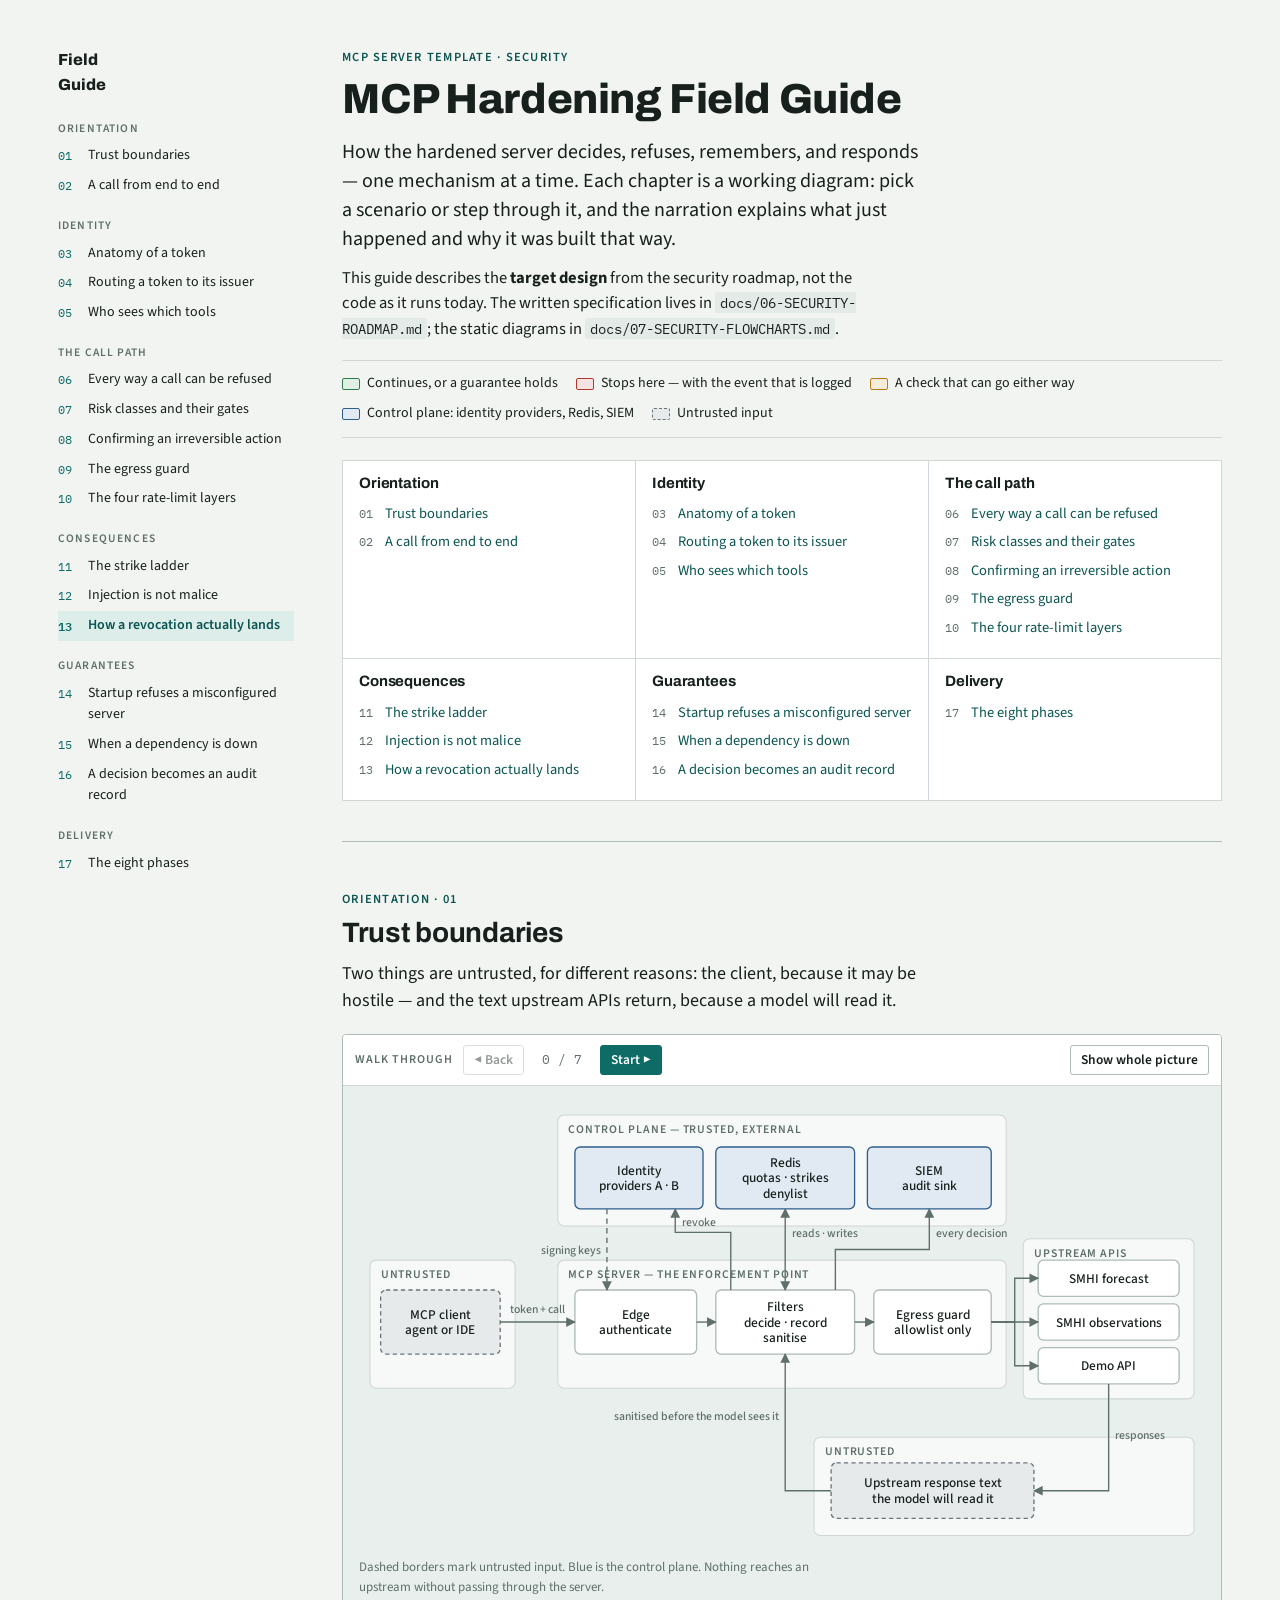
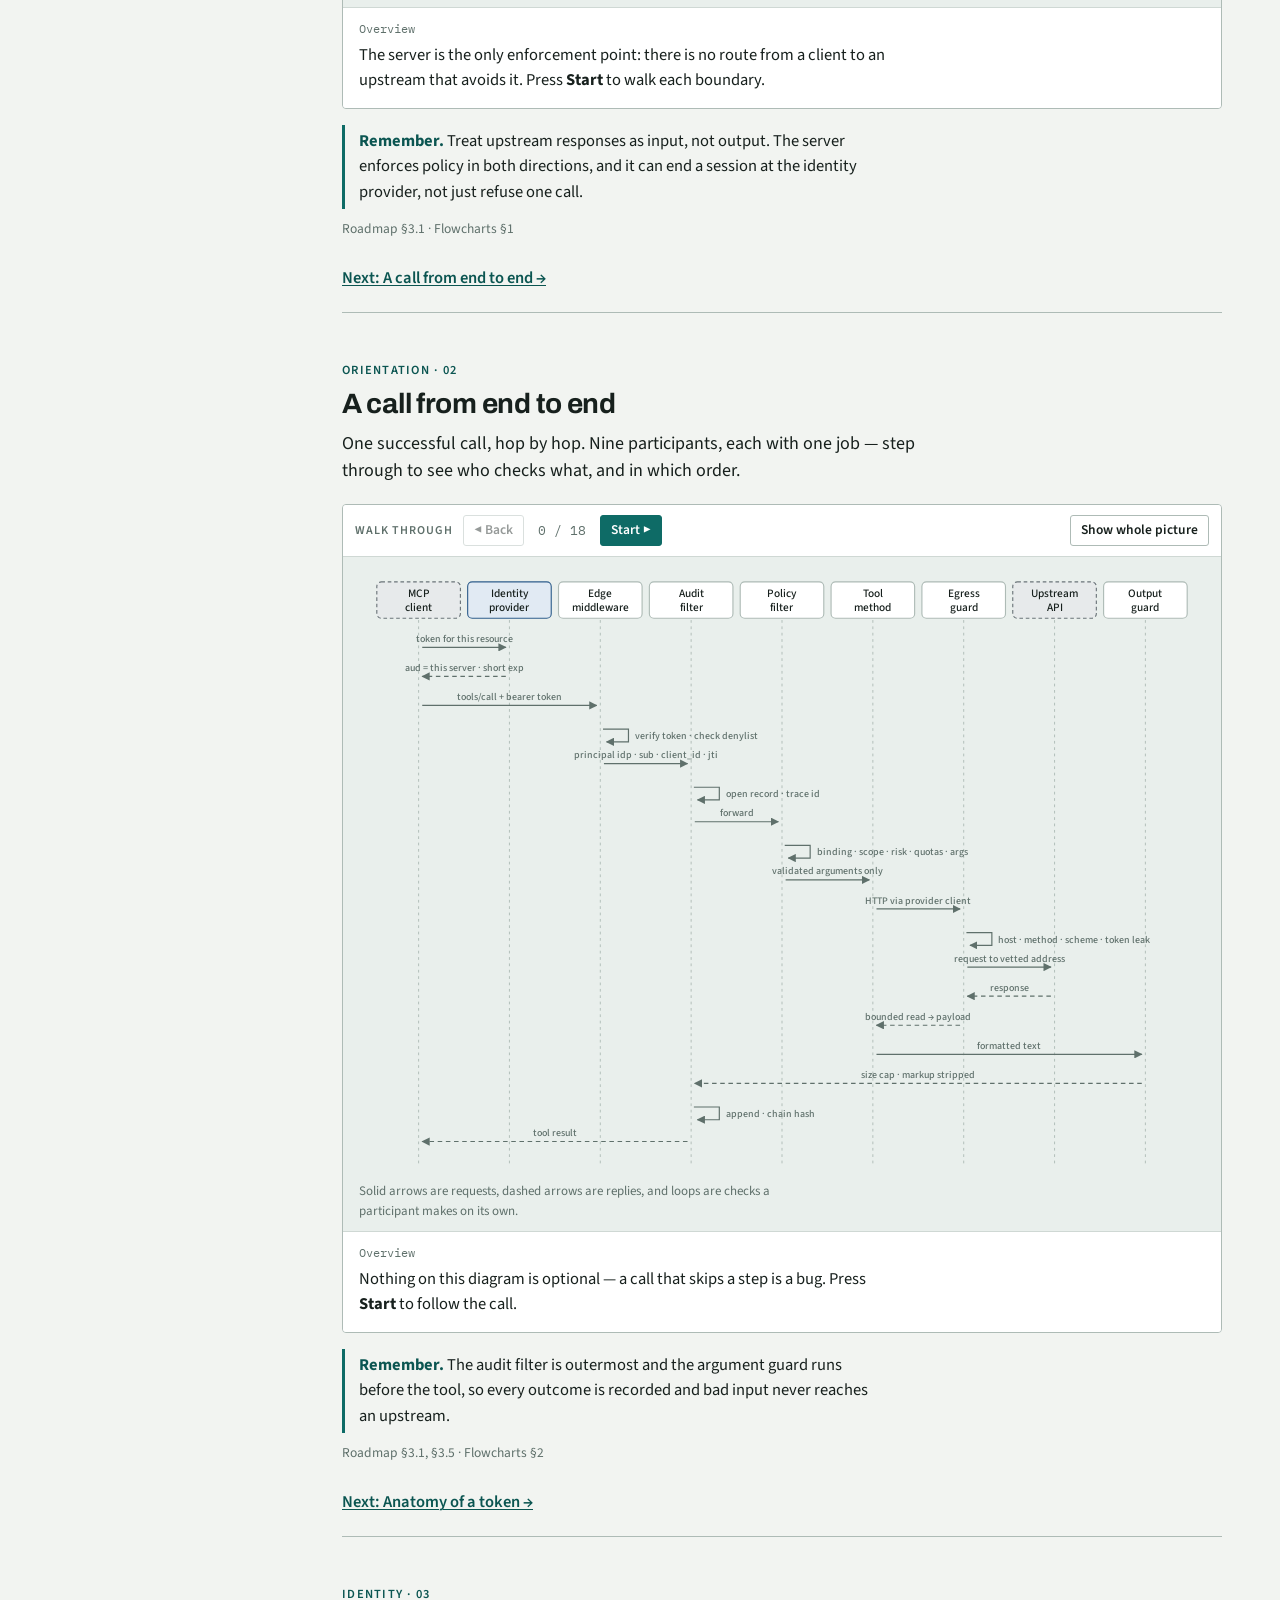
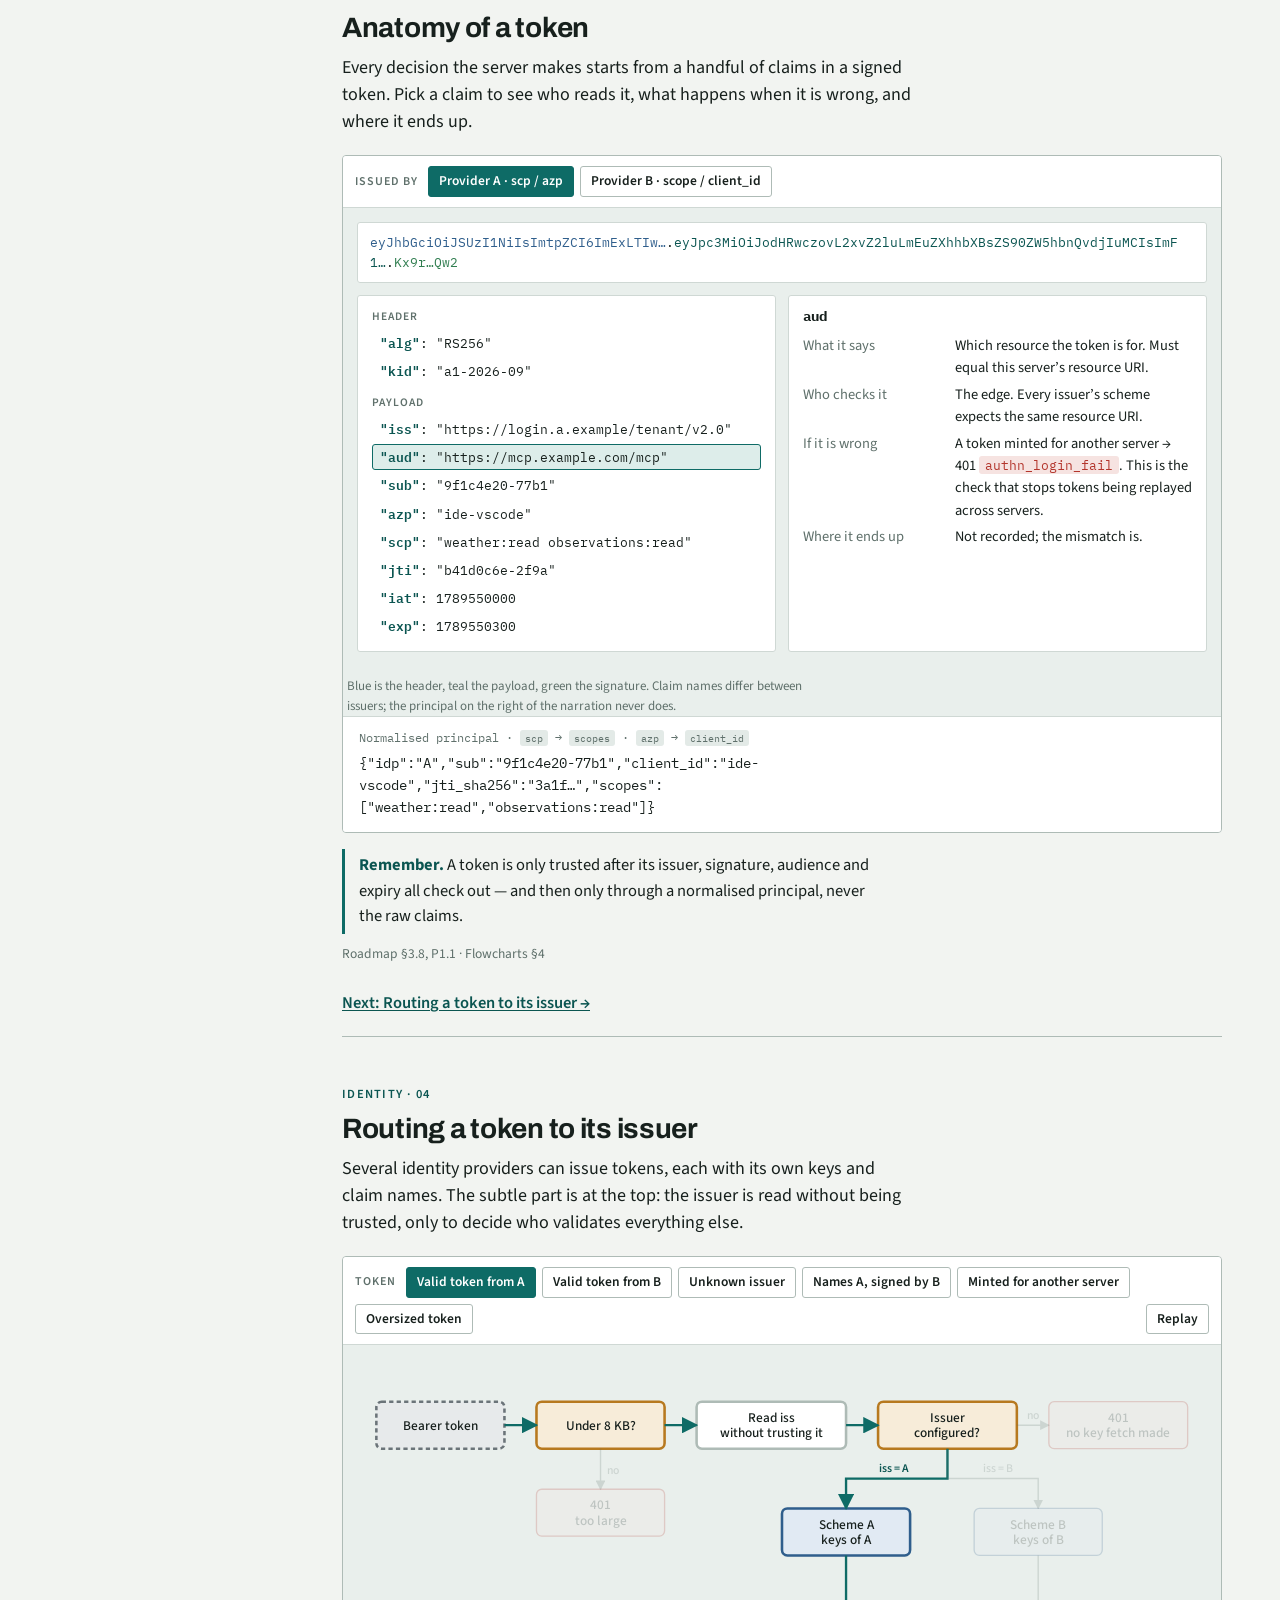
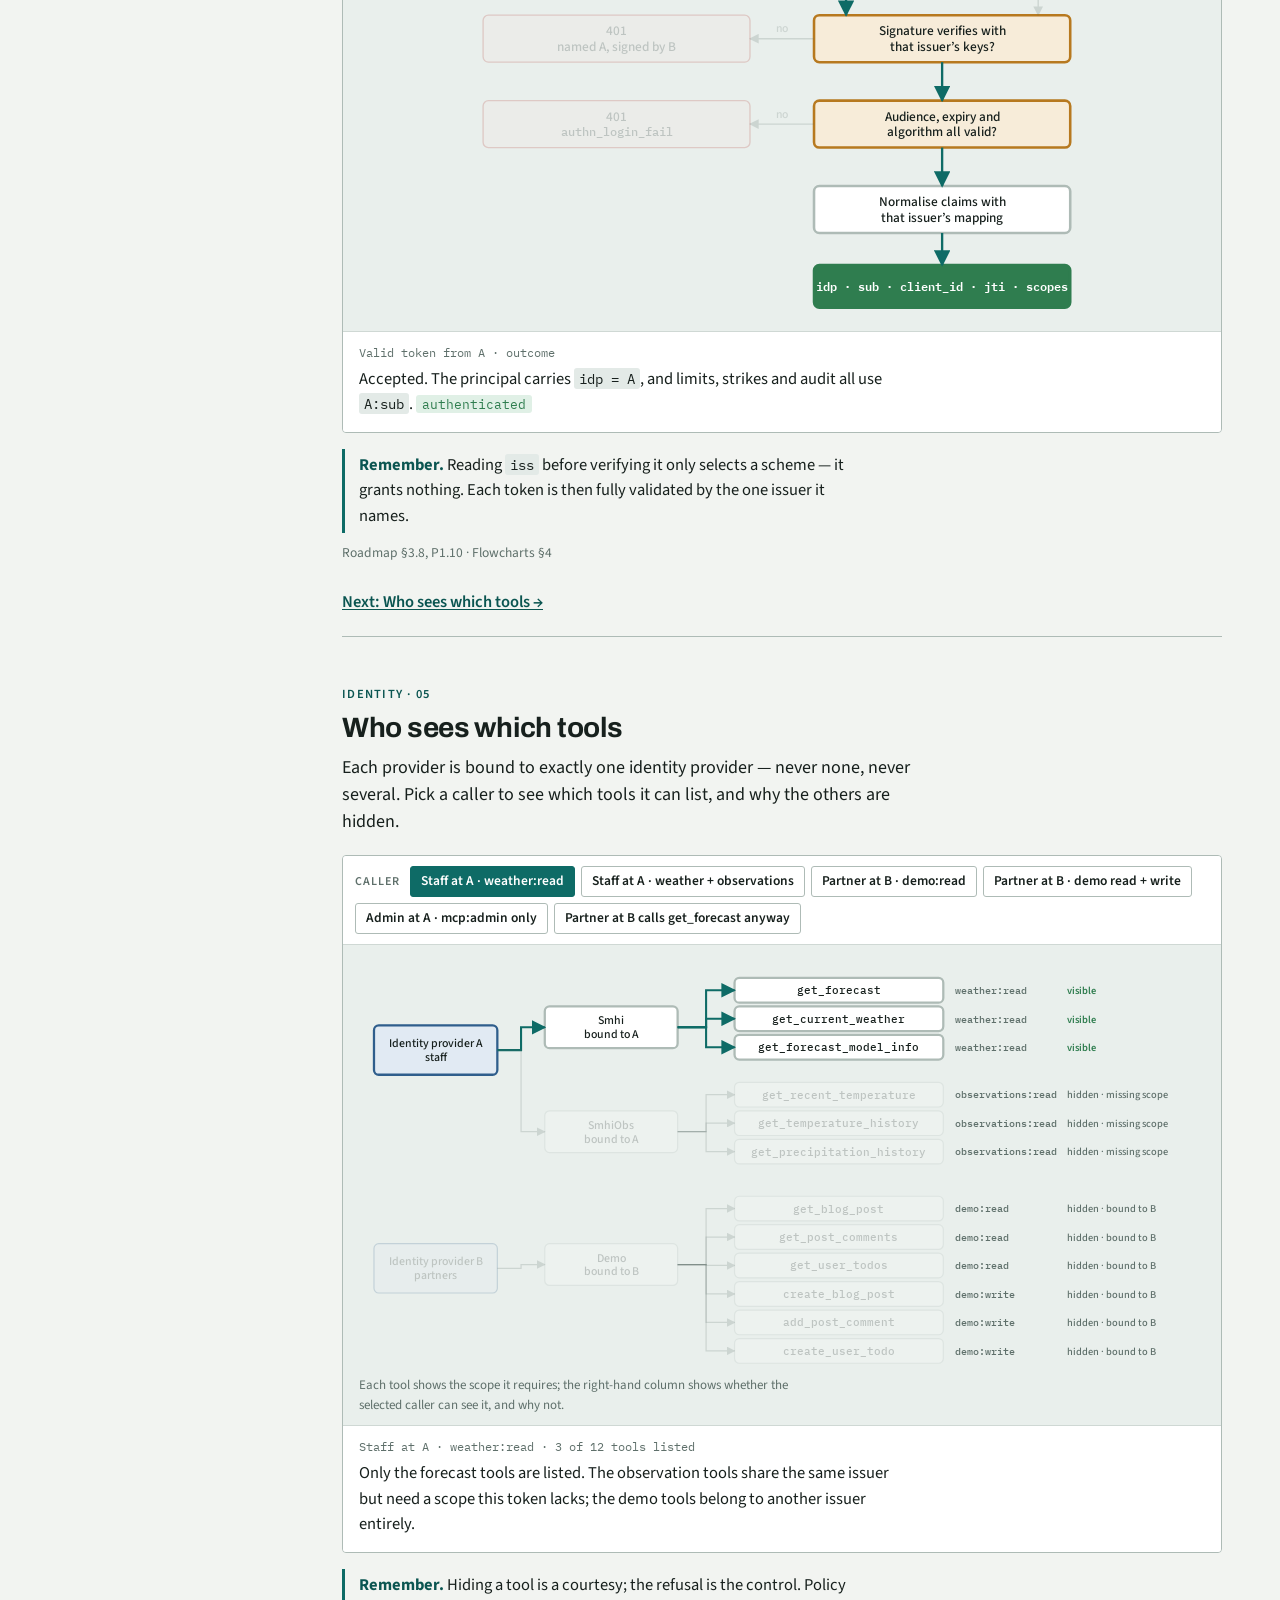
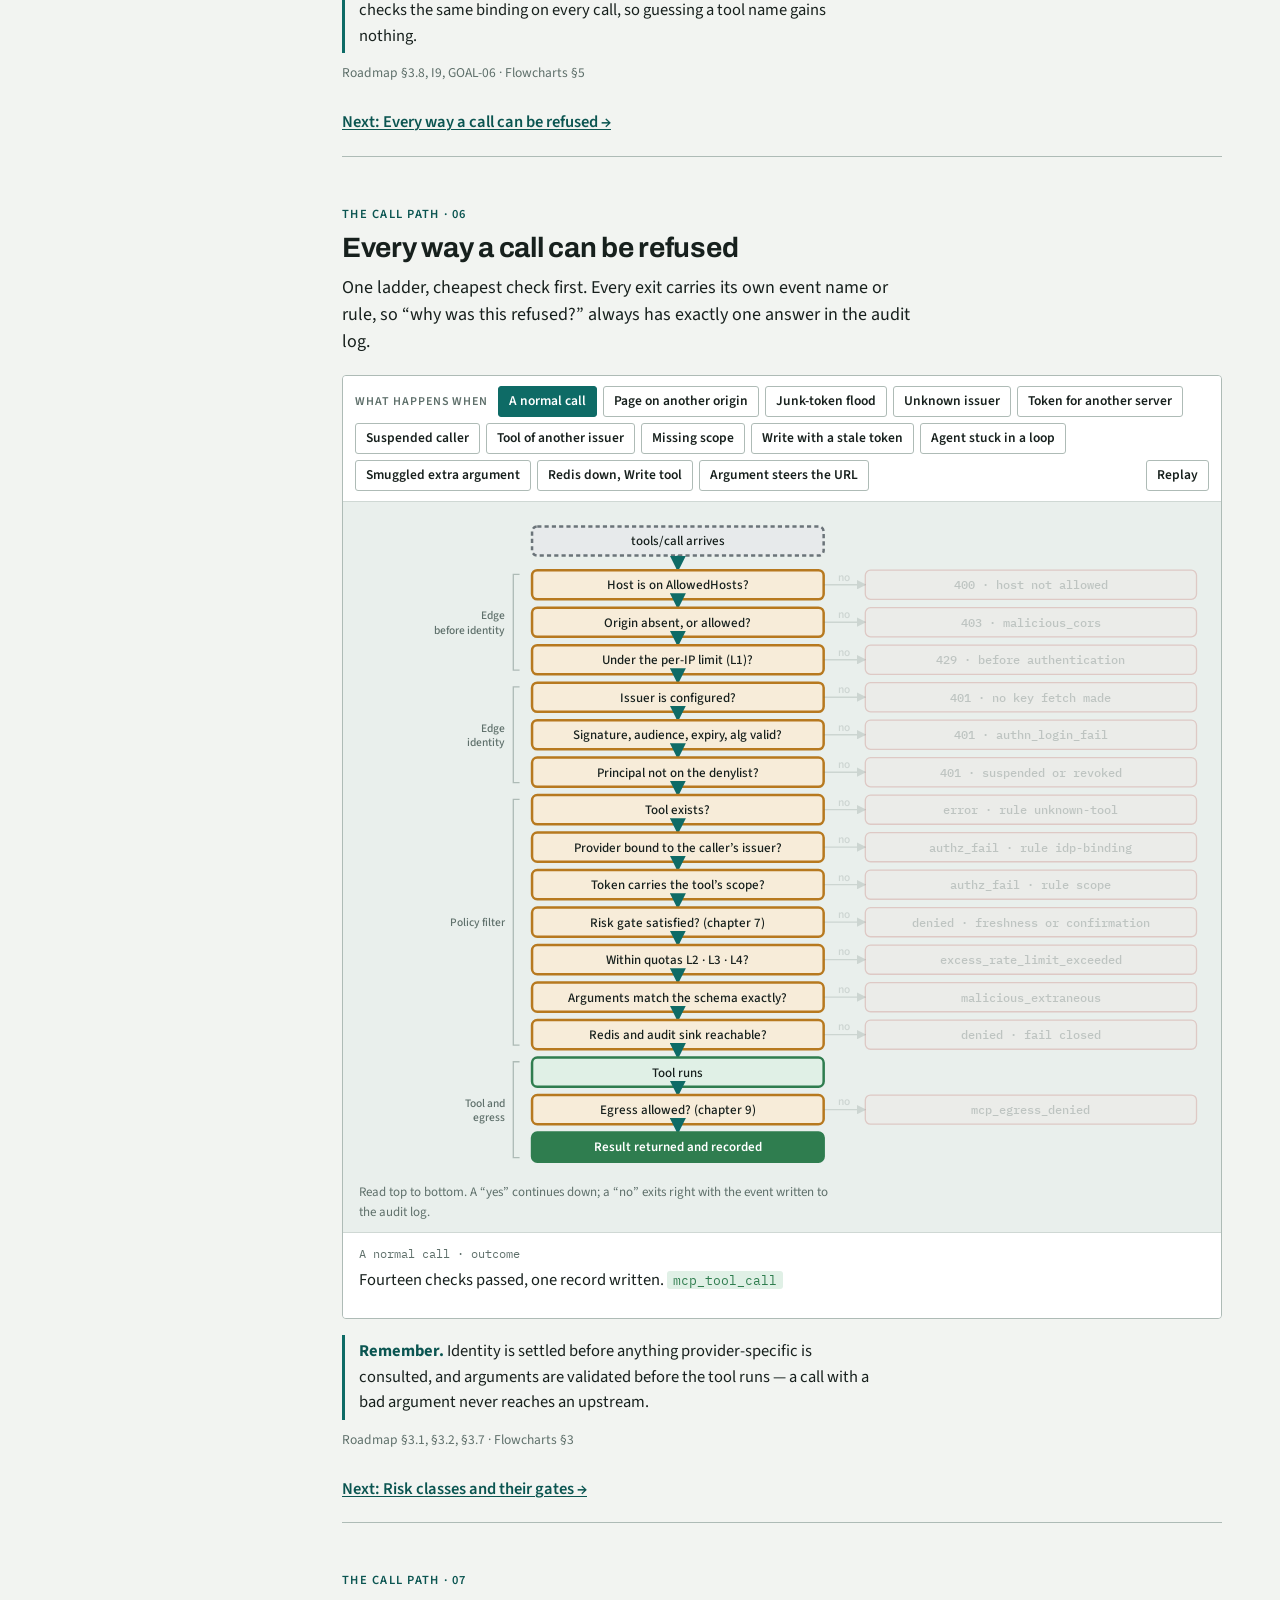
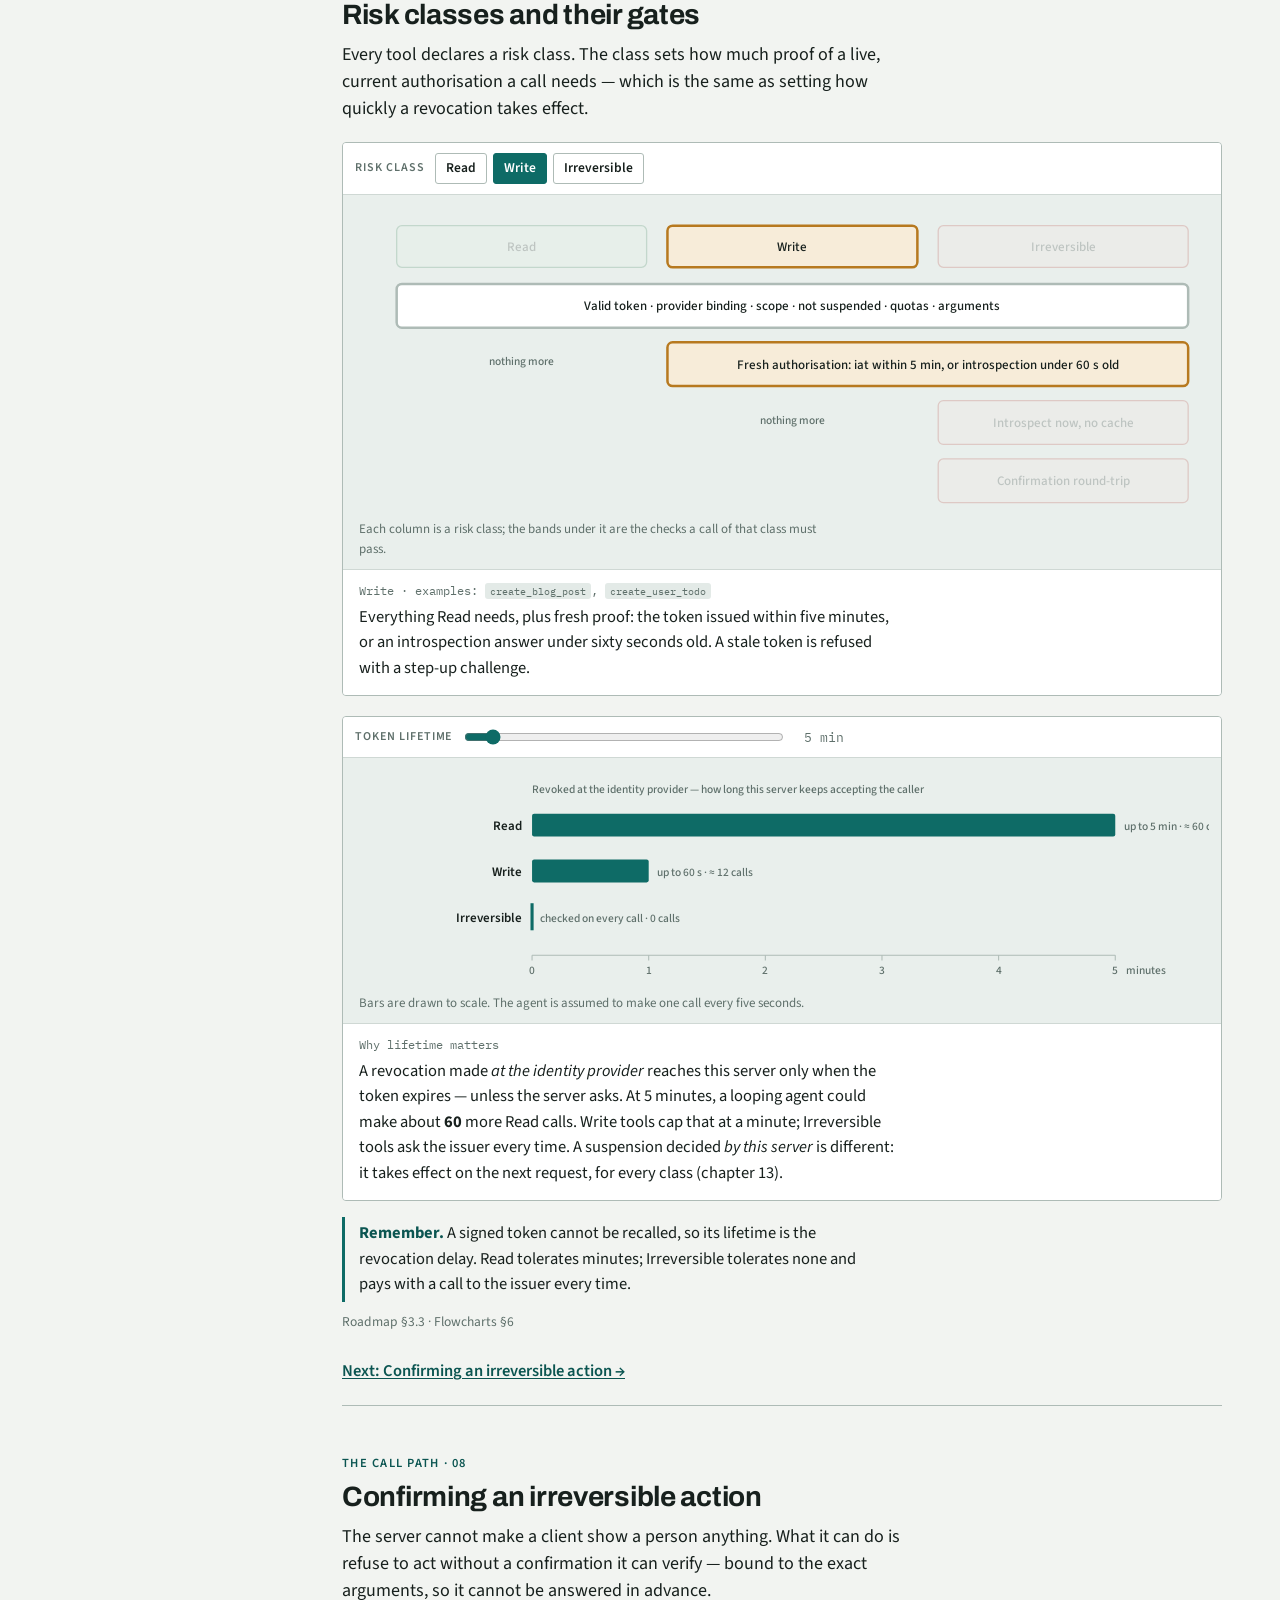
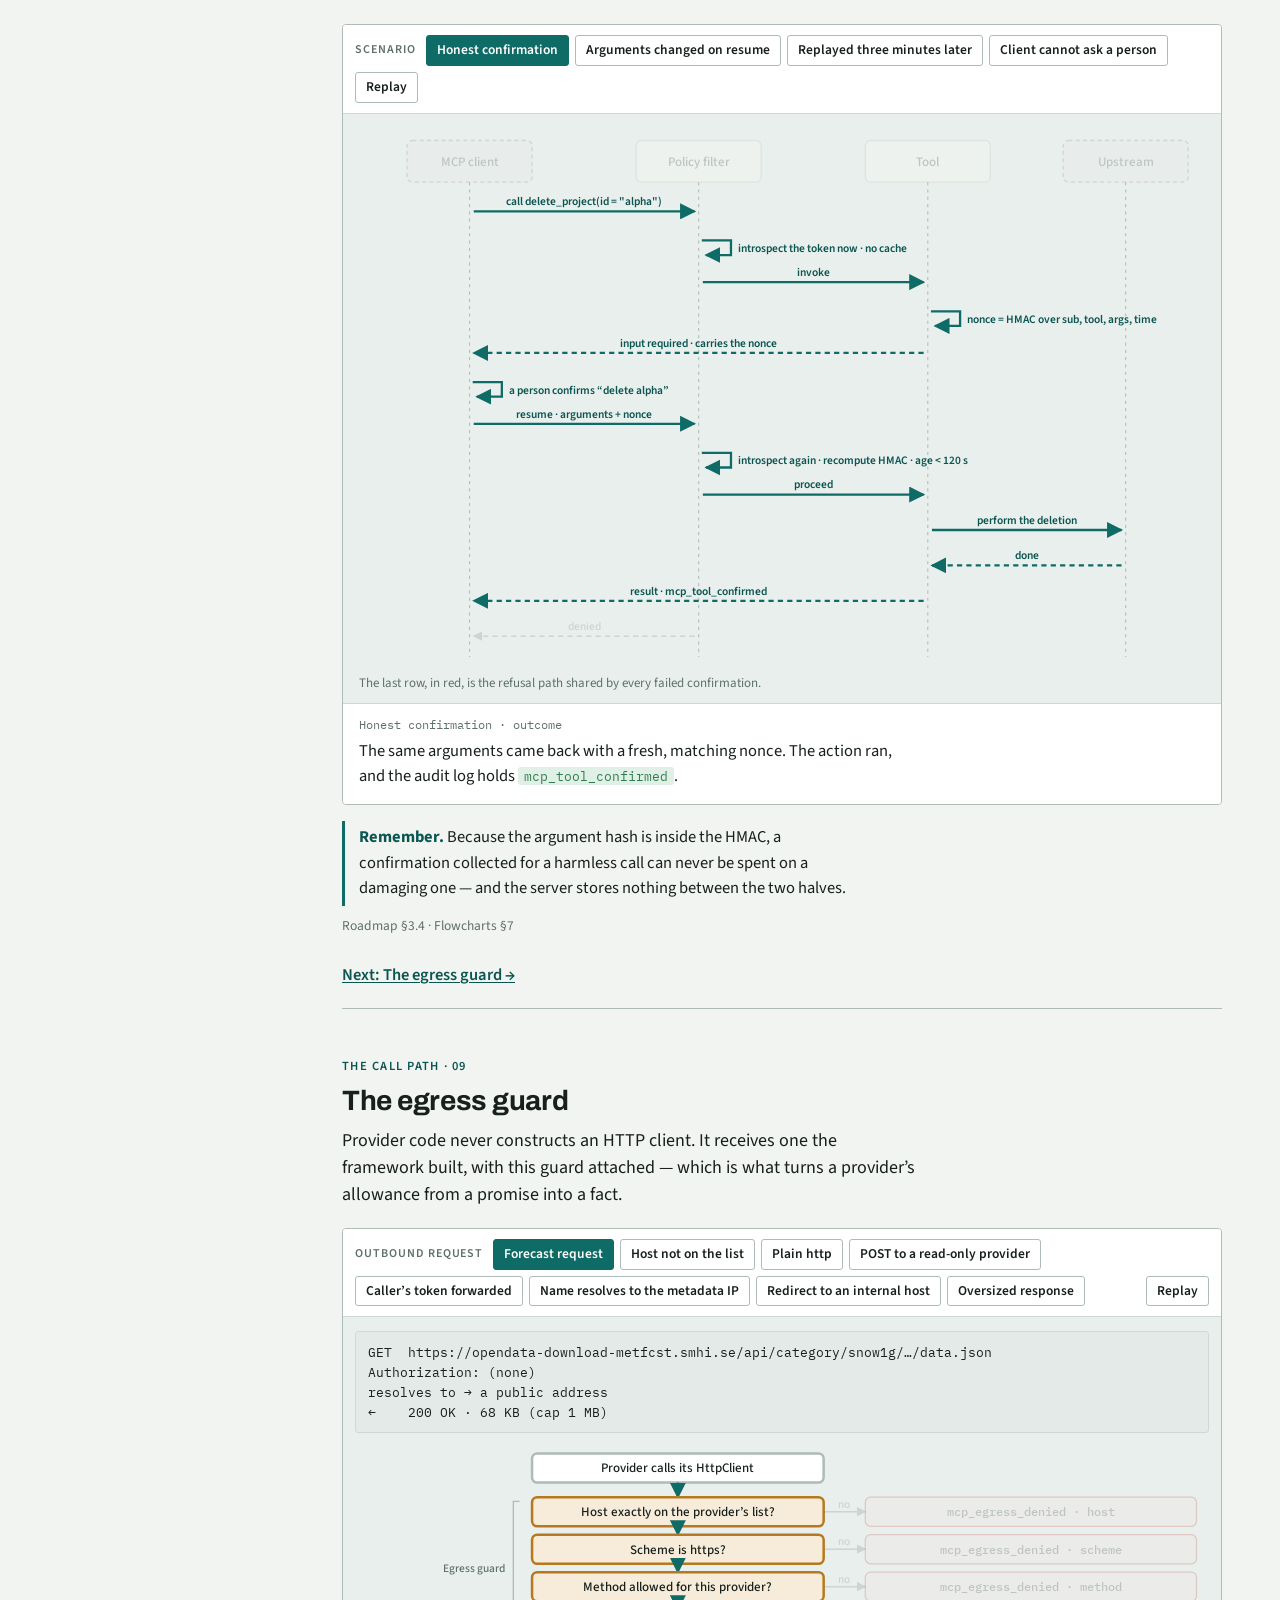
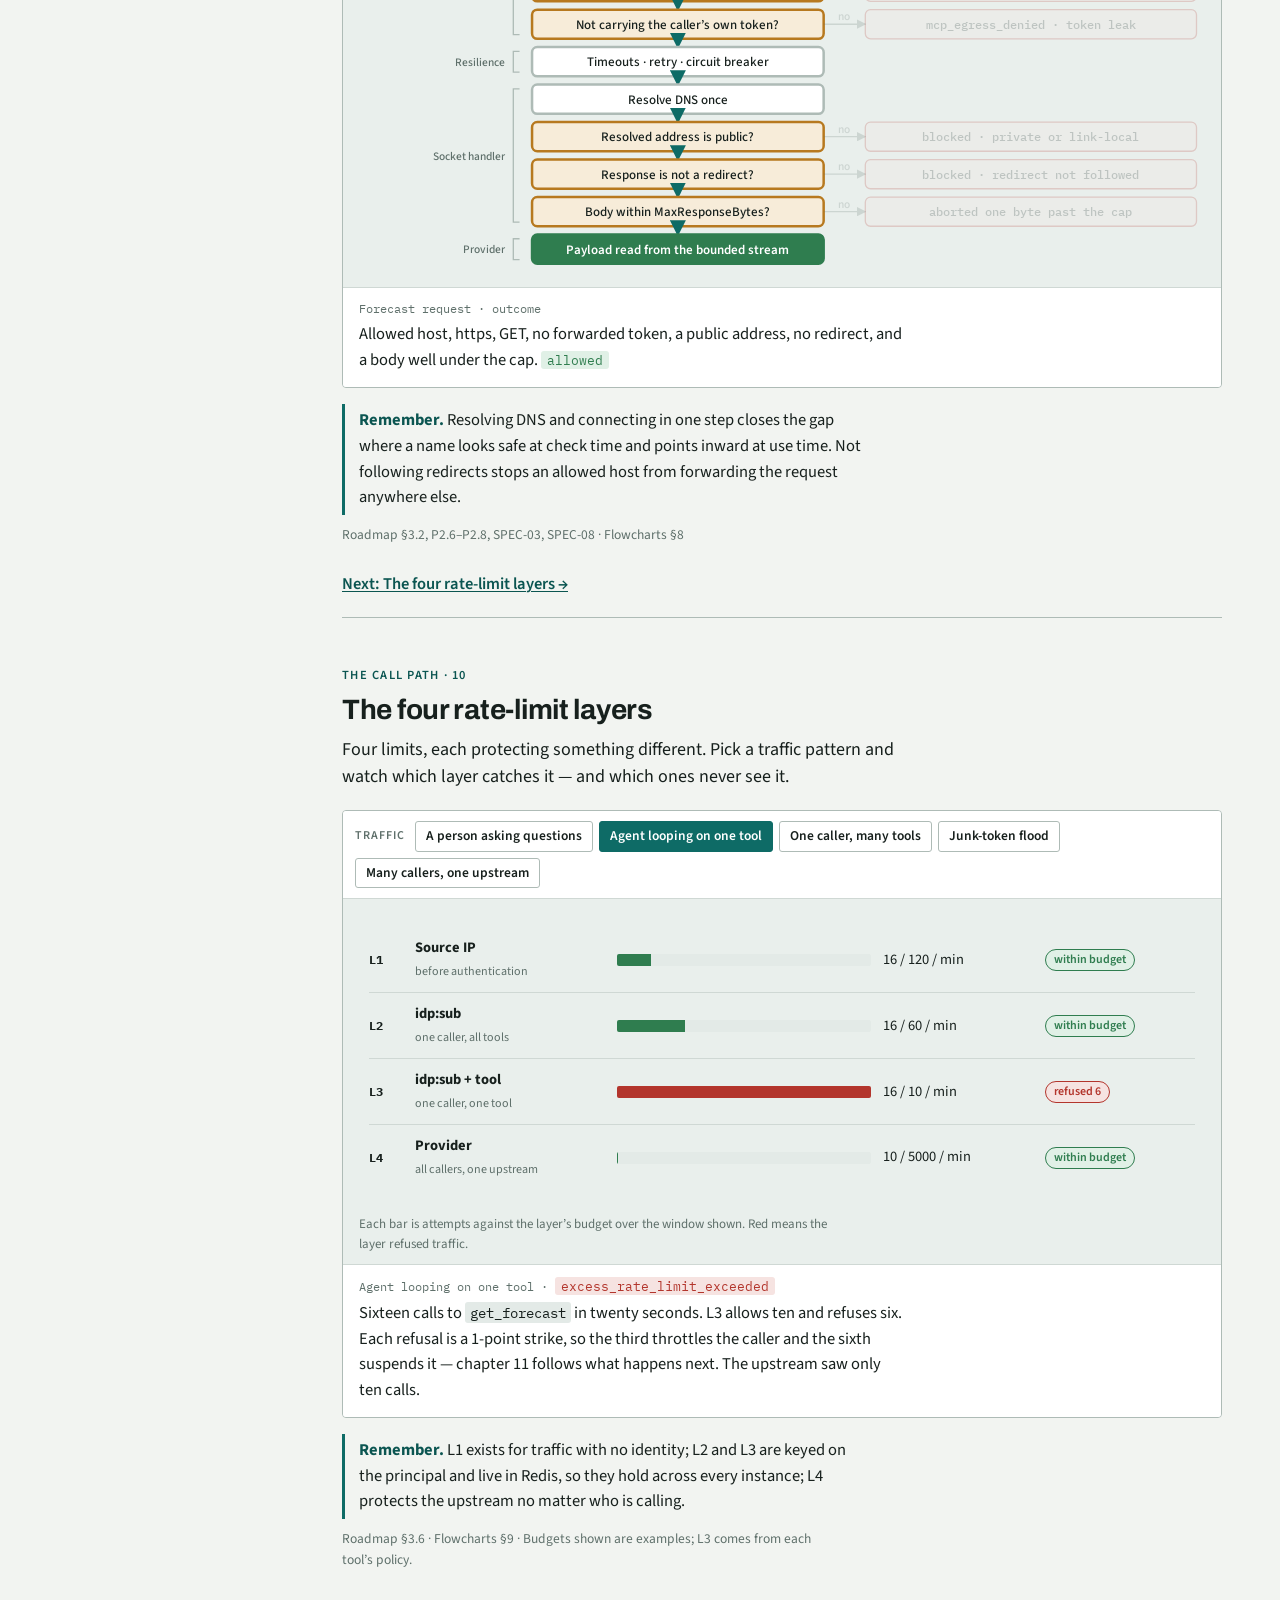
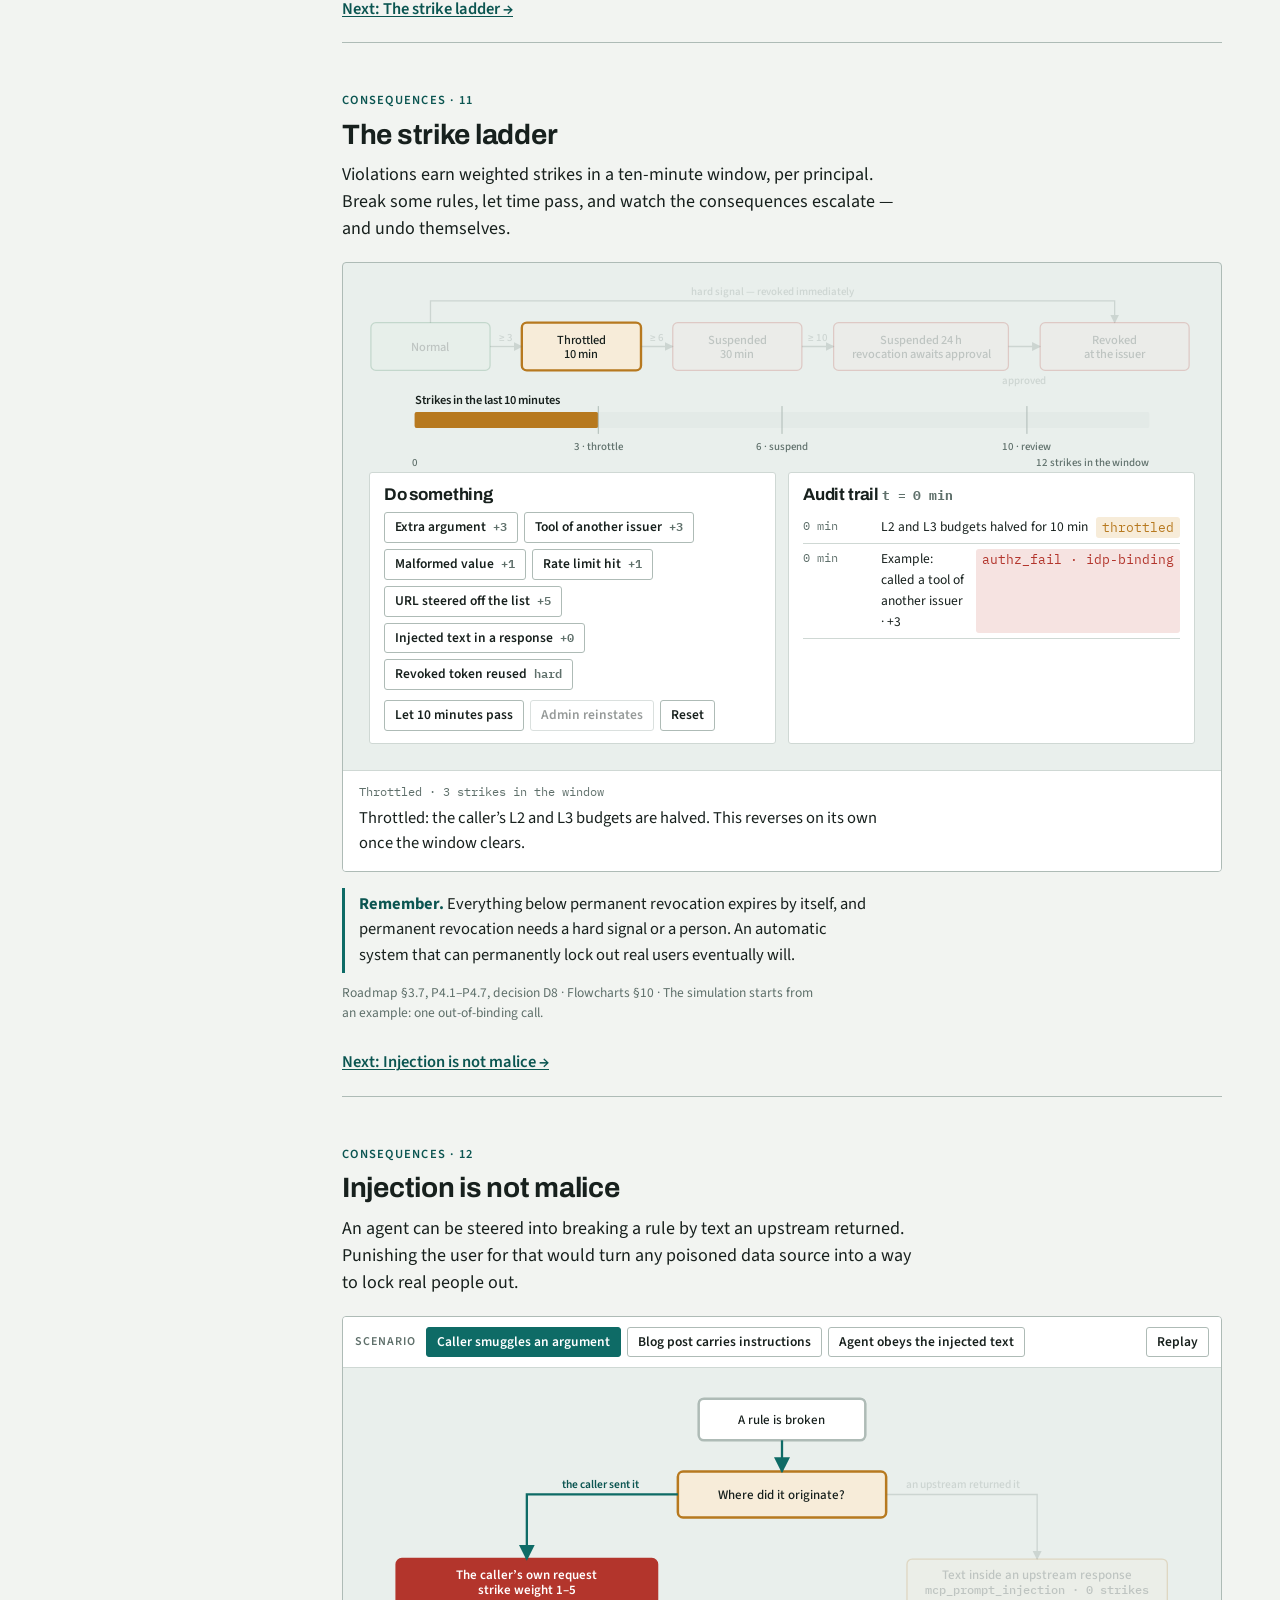
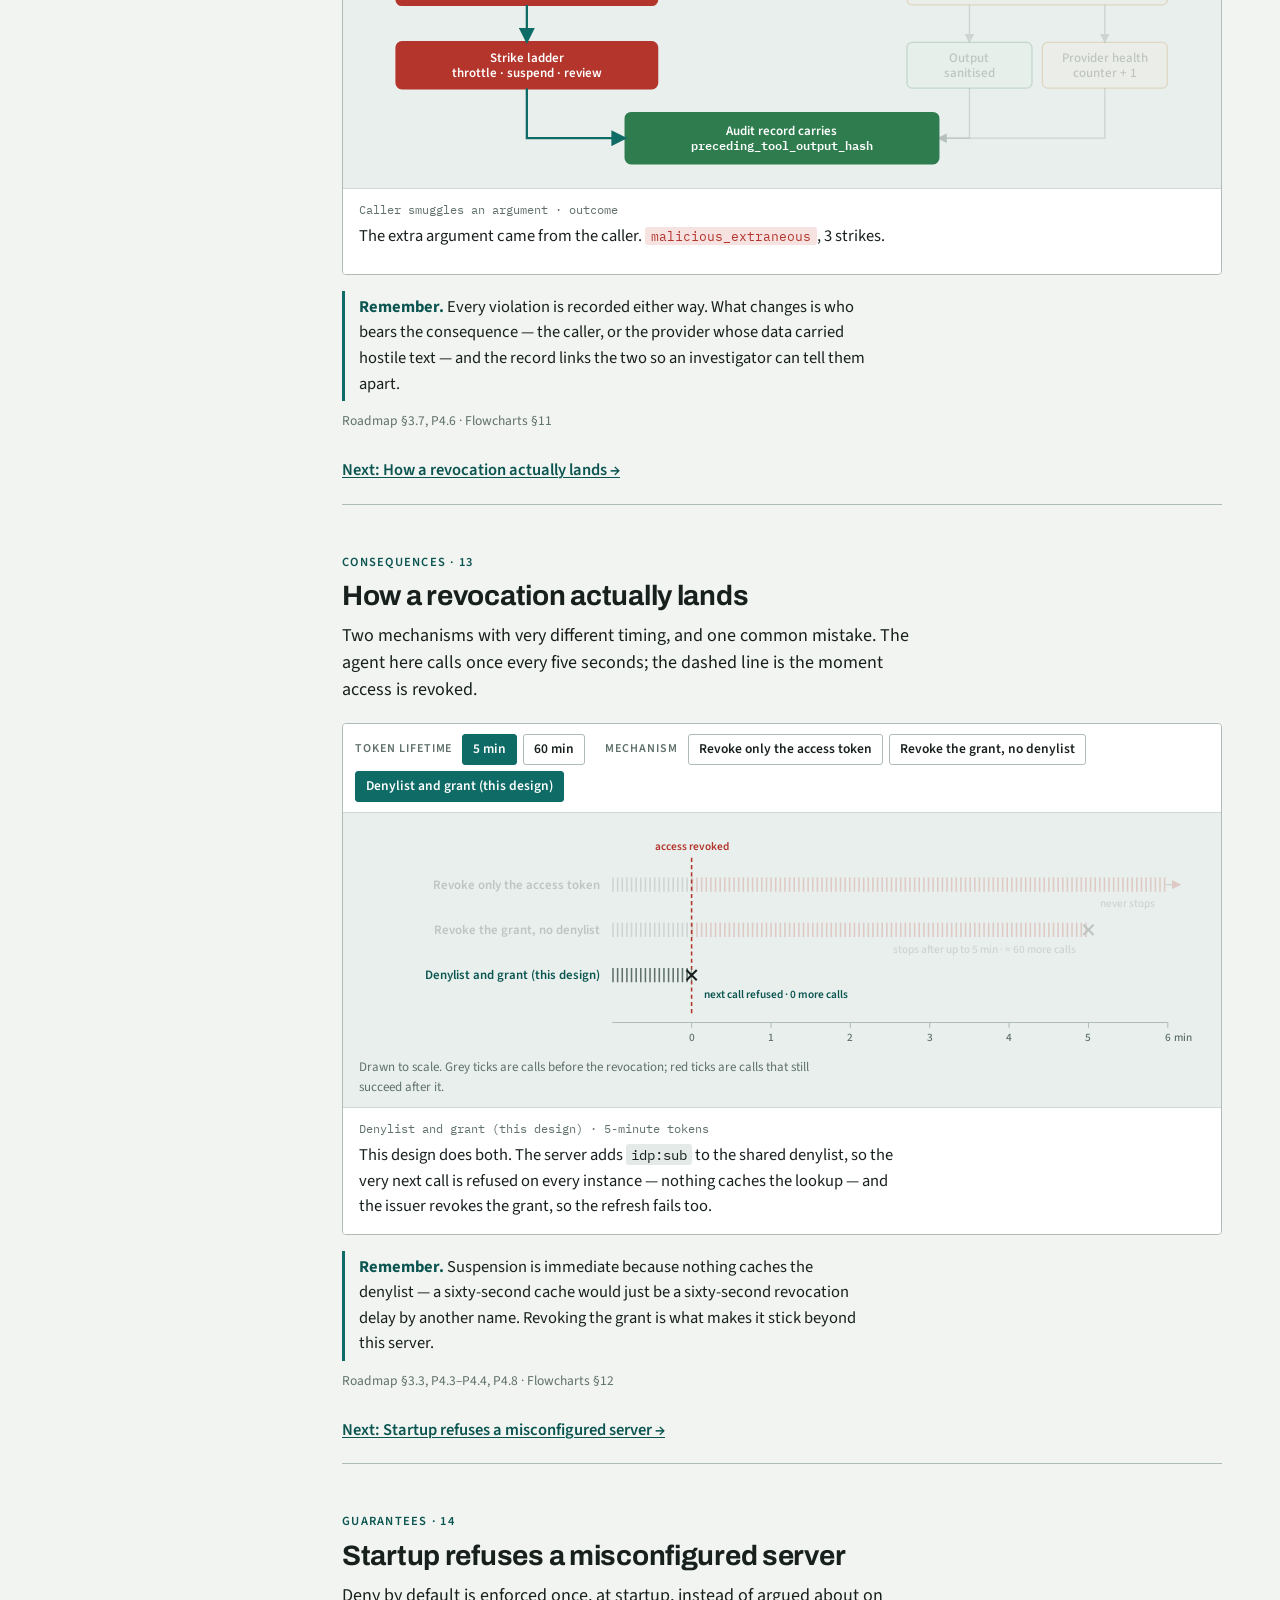
<file: docs/artifacts/security-guide/index.html>
<!doctype html>
<html lang="en">
<head>
<meta charset="utf-8">
<meta name="viewport" content="width=device-width, initial-scale=1">
<title>MCP Hardening Field Guide</title>
<link rel="stylesheet" href="https://fonts.googleapis.com/css2?family=Archivo:wght@600;700;800&family=Source+Sans+3:ital,wght@0,400;0,500;0,600;1,400&family=IBM+Plex+Mono:wght@400;500;600&display=swap">
<link rel="stylesheet" href="guide.css">
</head>
<body>
<svg class="g-defs" aria-hidden="true" focusable="false">
  <defs>
    <marker id="g-arr" class="g-mk" viewBox="0 0 10 10" refX="9" refY="5" markerWidth="7" markerHeight="7" orient="auto-start-reverse"><path d="M0 0L10 5L0 10z"/></marker>
    <marker id="g-arr-on" class="g-mk-on" viewBox="0 0 10 10" refX="9" refY="5" markerWidth="7" markerHeight="7" orient="auto-start-reverse"><path d="M0 0L10 5L0 10z"/></marker>
    <marker id="g-arr-deny" class="g-mk-deny" viewBox="0 0 10 10" refX="9" refY="5" markerWidth="7" markerHeight="7" orient="auto-start-reverse"><path d="M0 0L10 5L0 10z"/></marker>
  </defs>
</svg>
<div class="shell" id="top">
  <nav class="rail" id="rail" aria-label="Guide chapters"></nav>
  <main id="guide"></main>
</div>
<script src="guide.js"></script>
<script src="ch-01-orientation.js"></script>
<script src="ch-02-identity.js"></script>
<script src="ch-03-refusal-risk.js"></script>
<script src="ch-04-confirm-egress-limits.js"></script>
<script src="ch-05-consequences.js"></script>
<script src="ch-06-guarantees.js"></script>
<script src="ch-07-phases.js"></script>
<script>Guide.boot();</script>
</body>
</html>
</file>
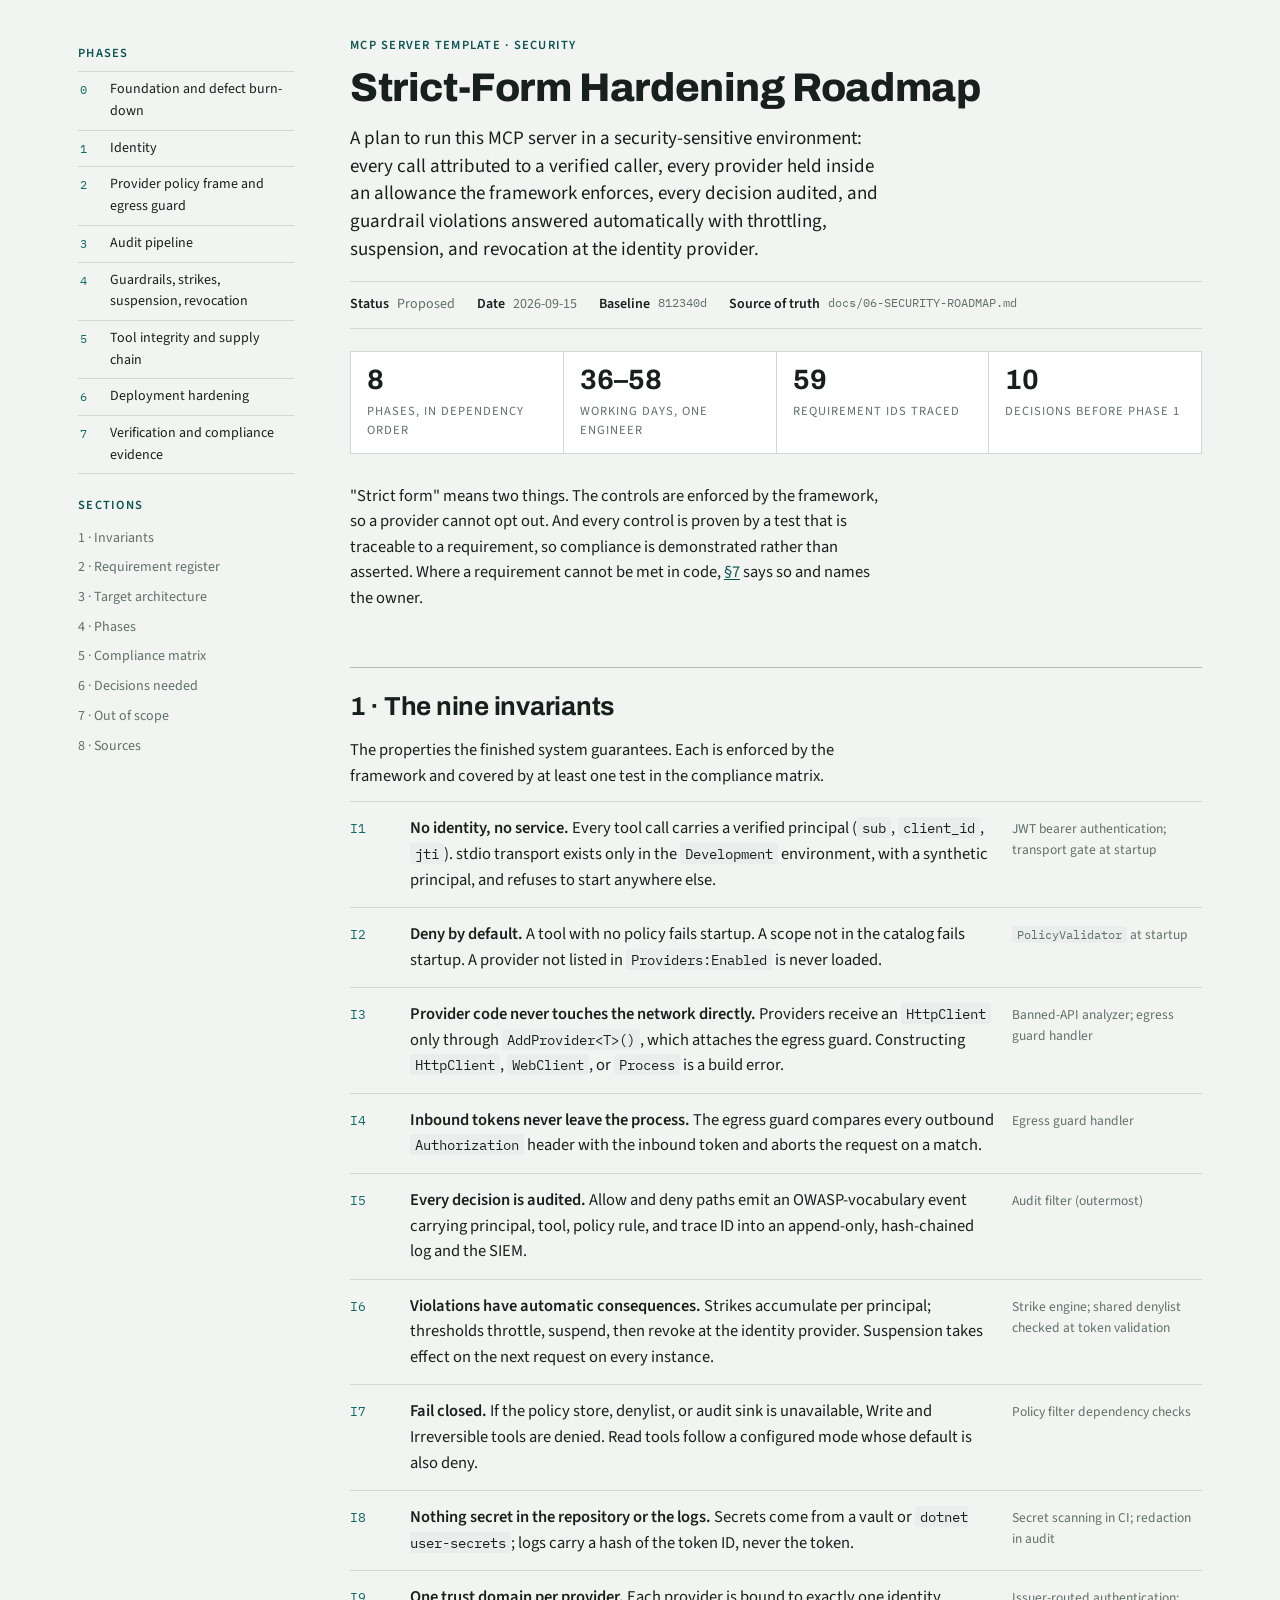
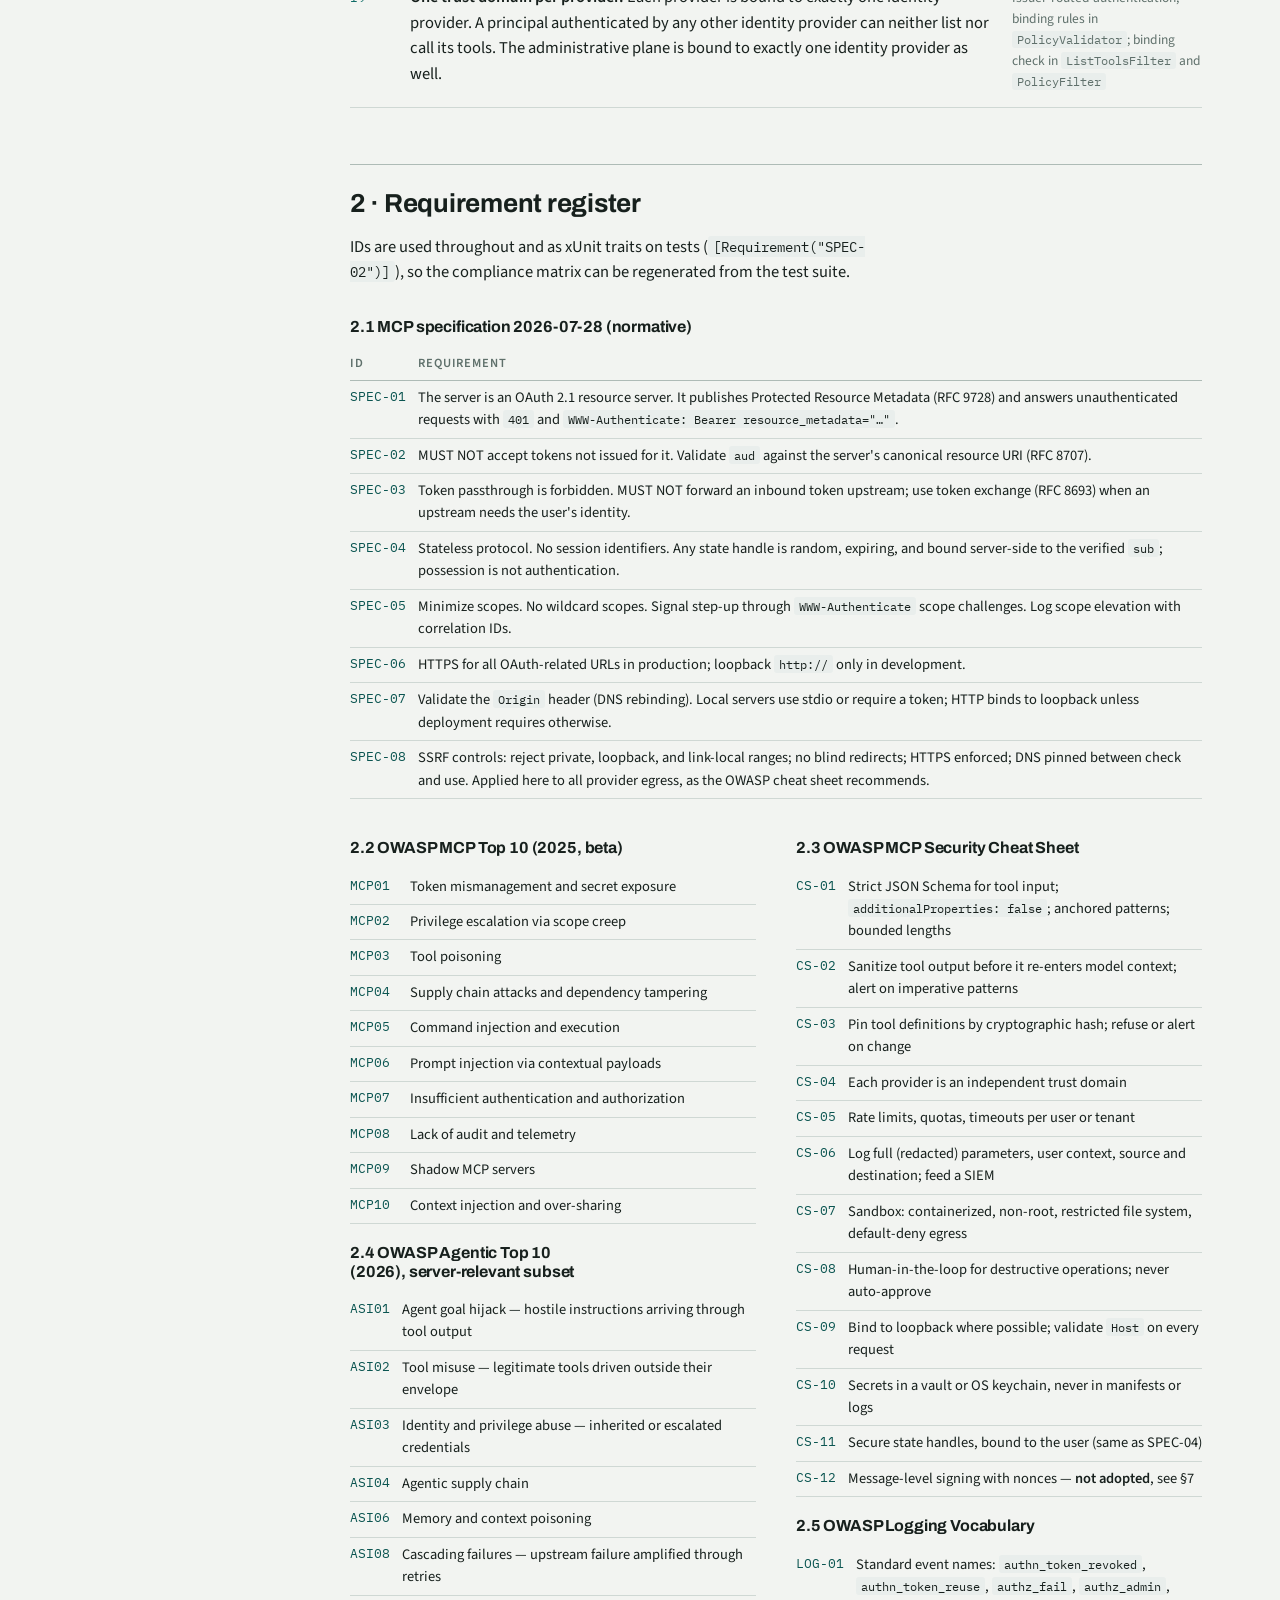
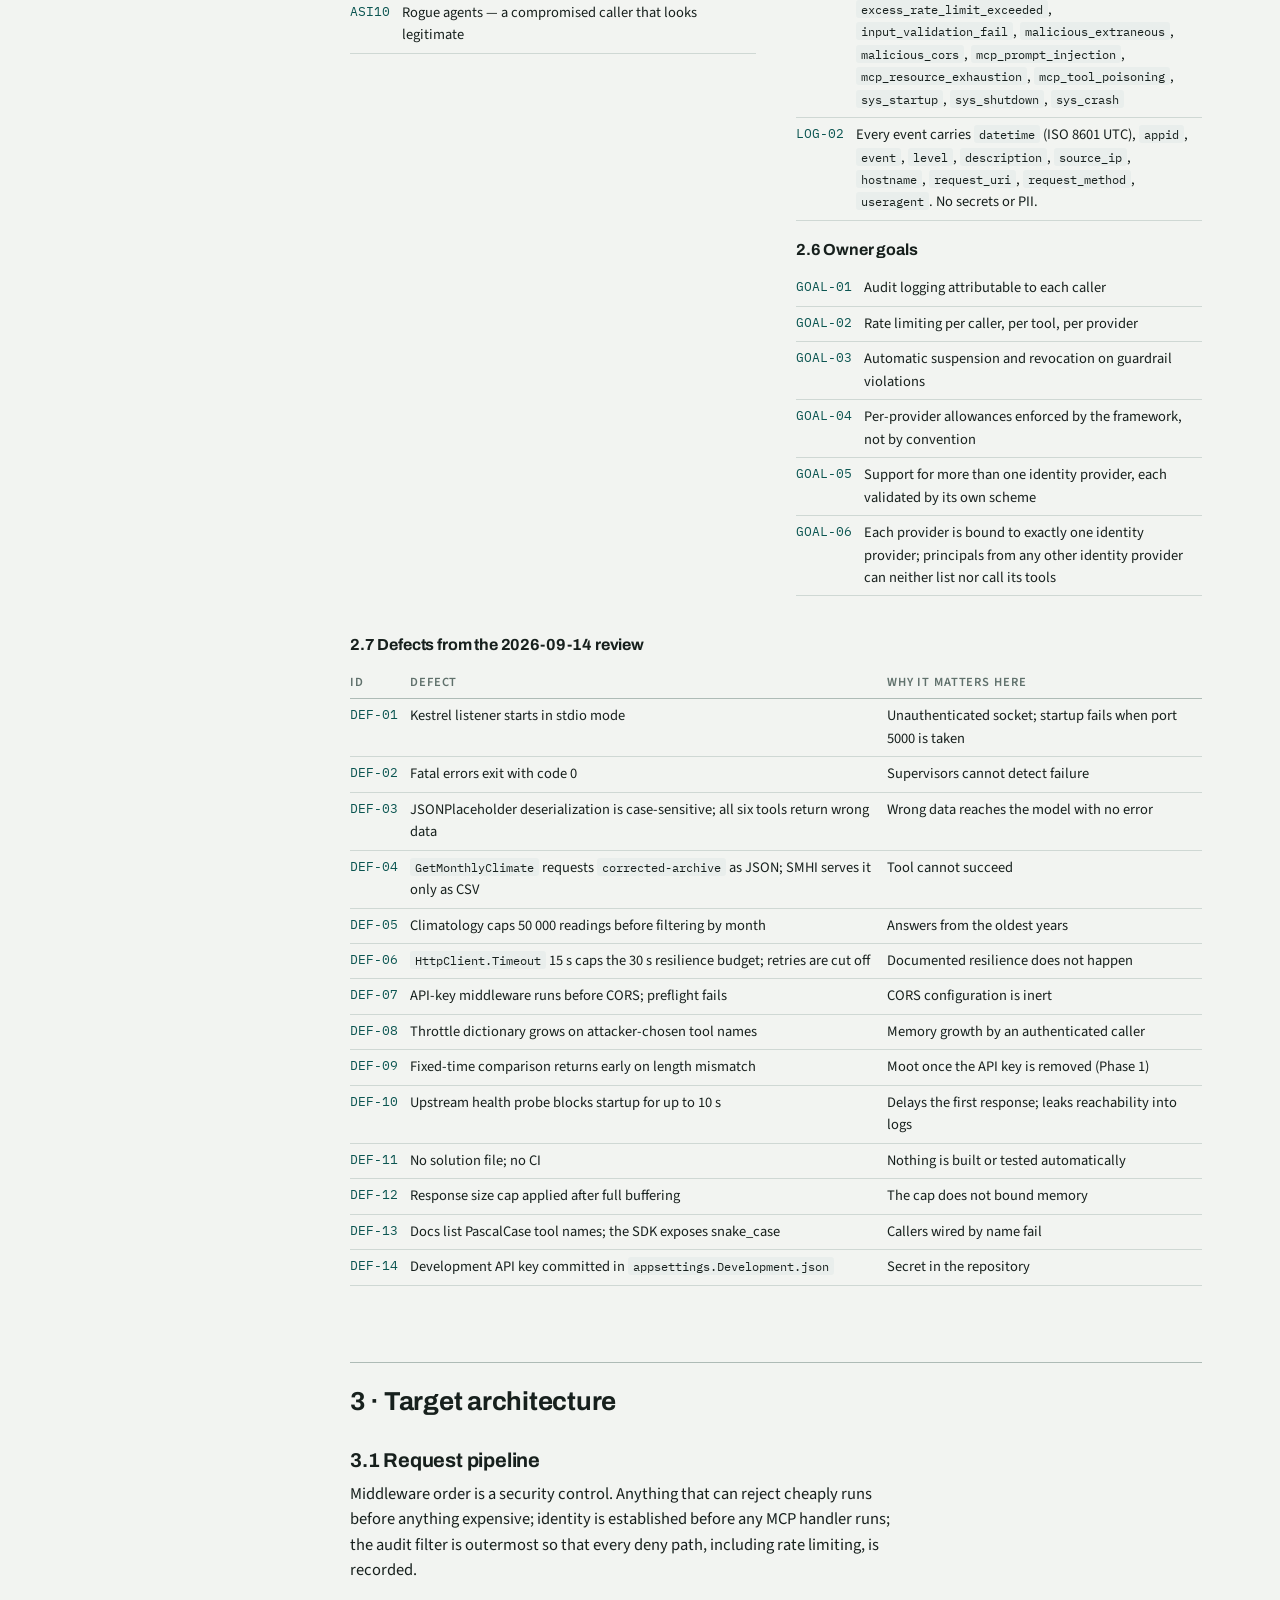
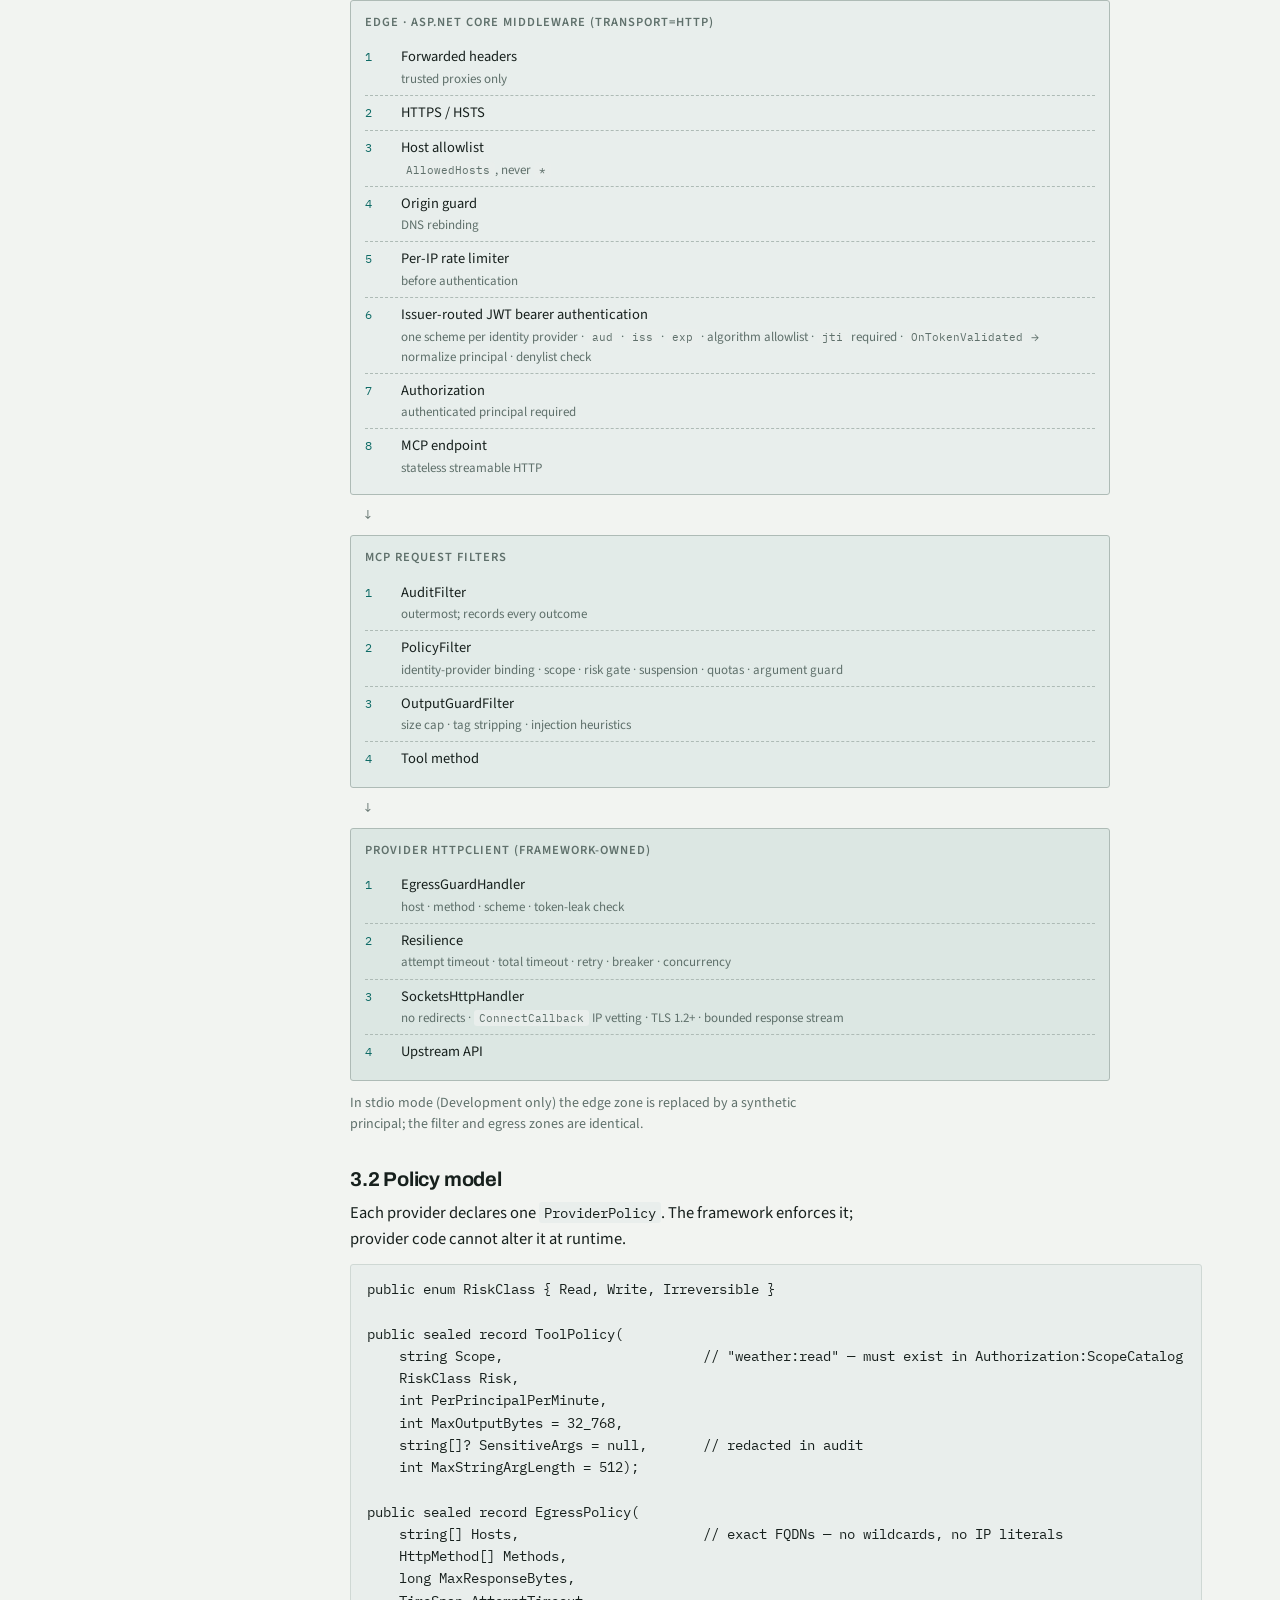
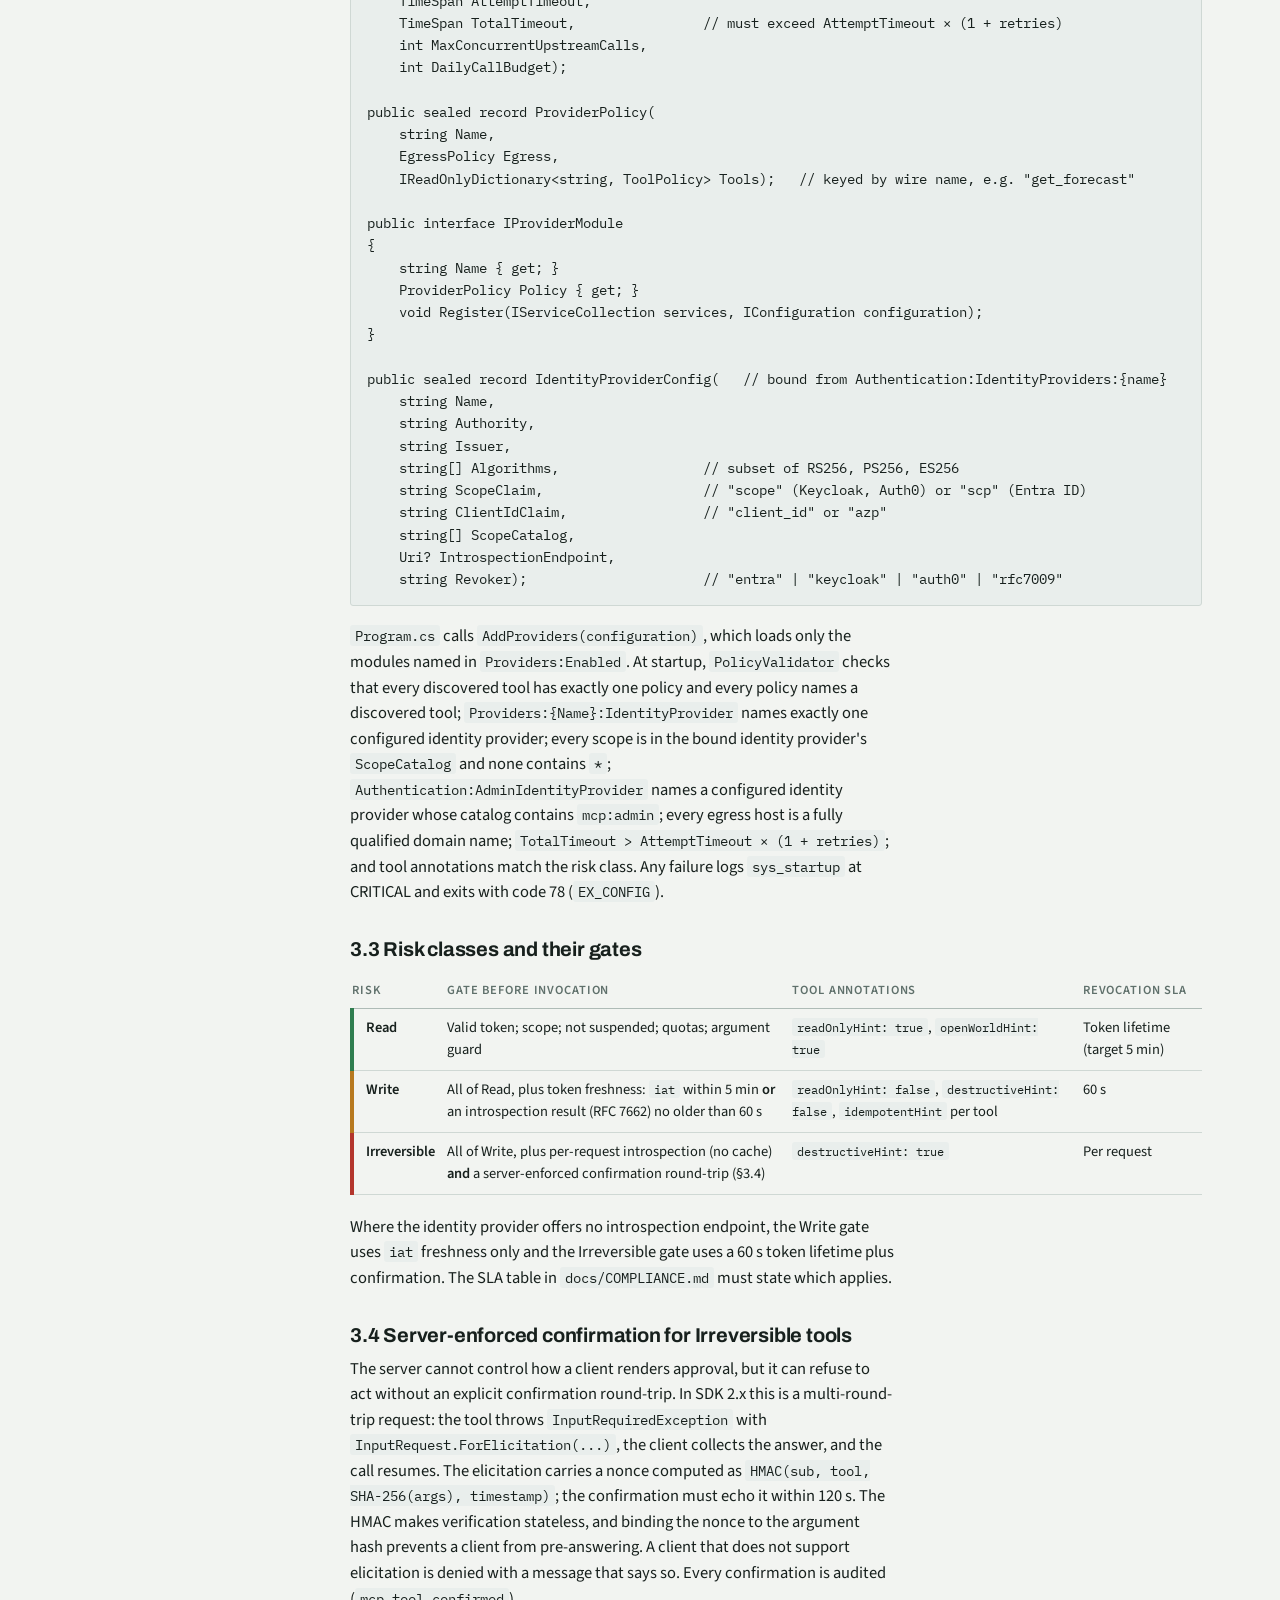
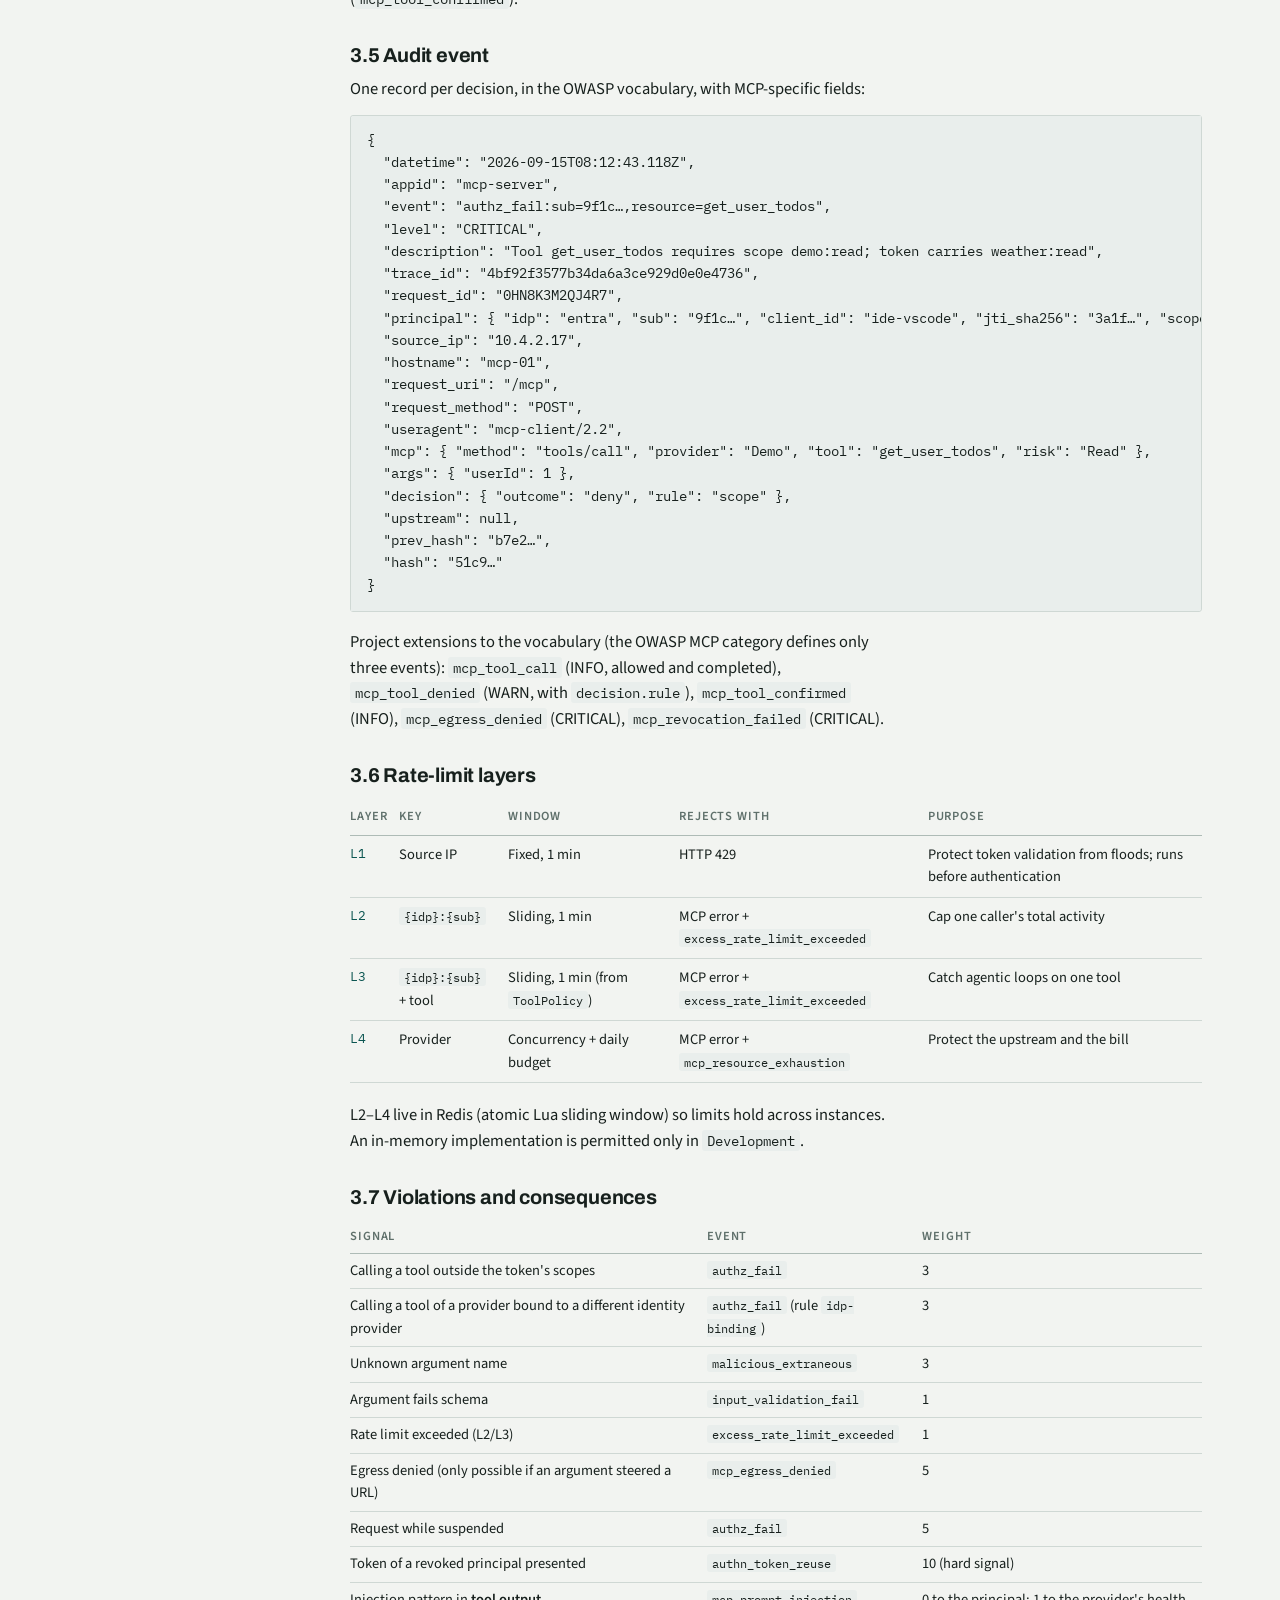
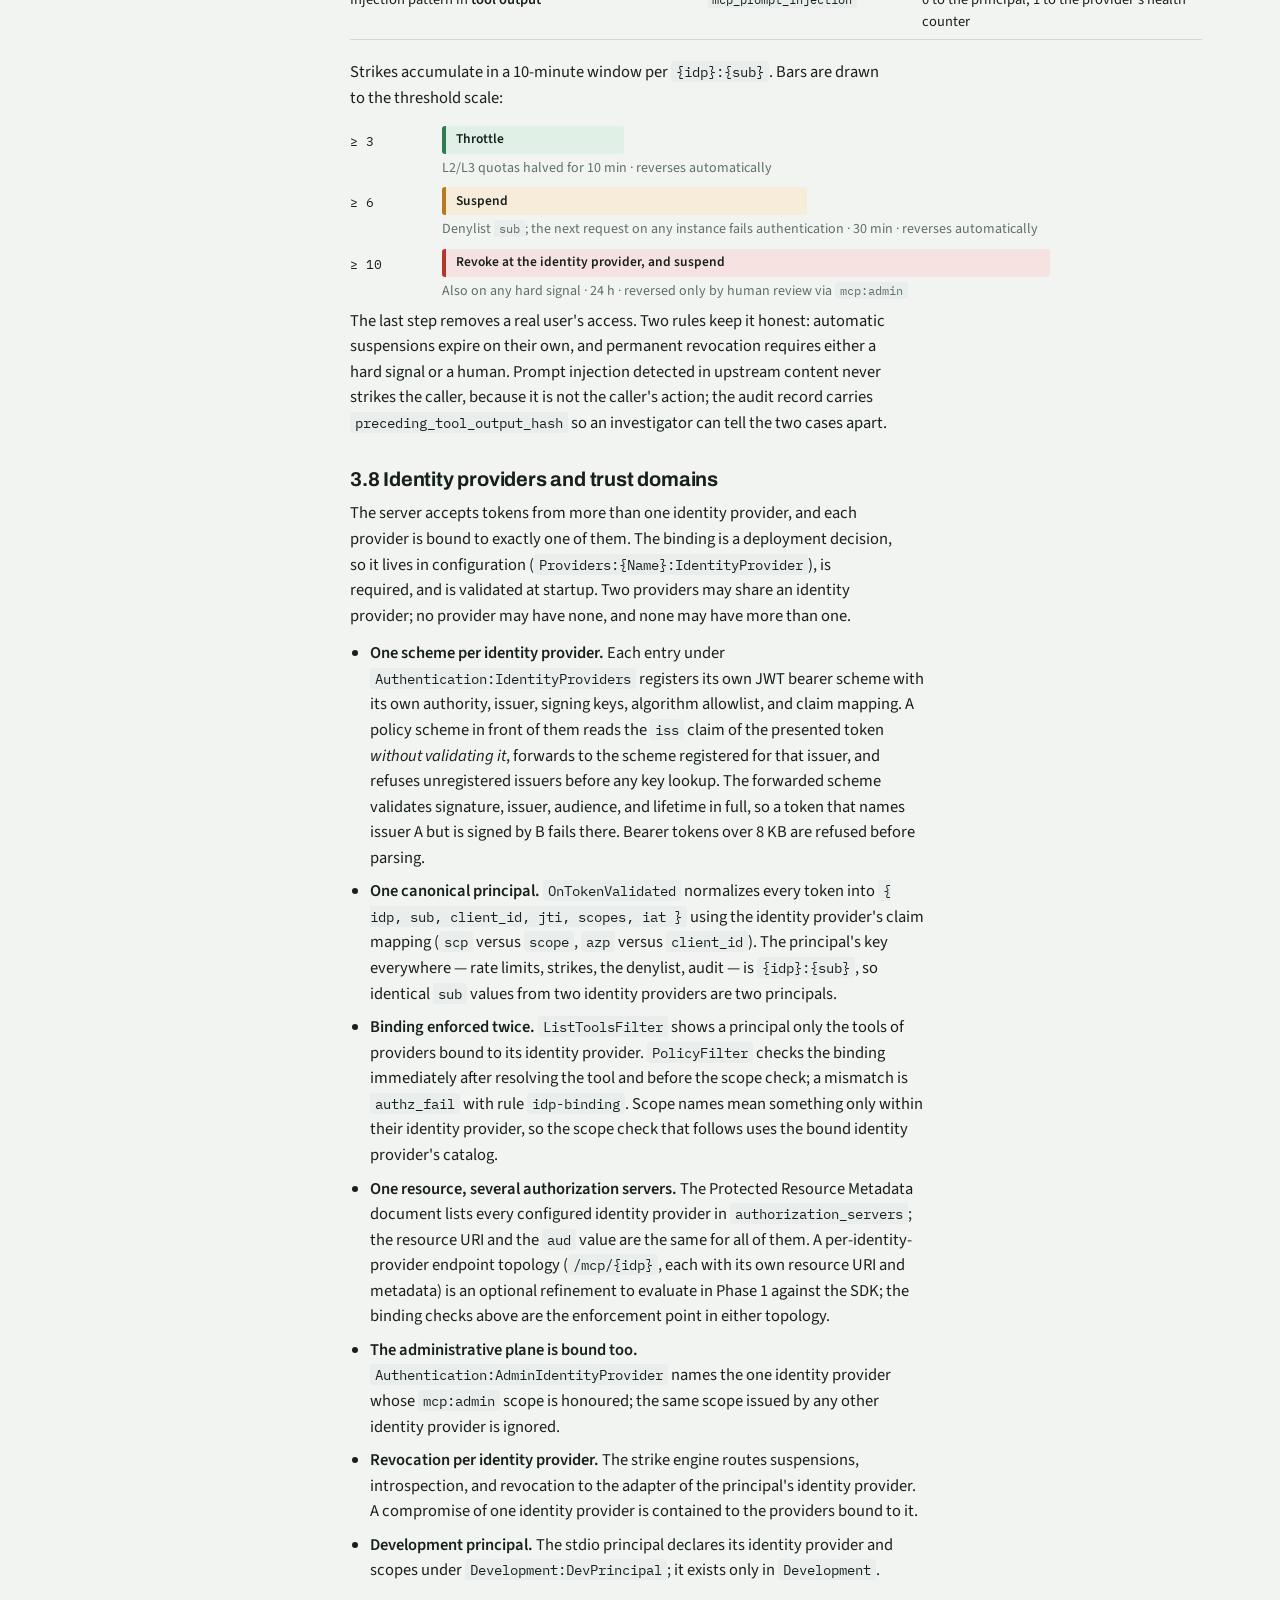
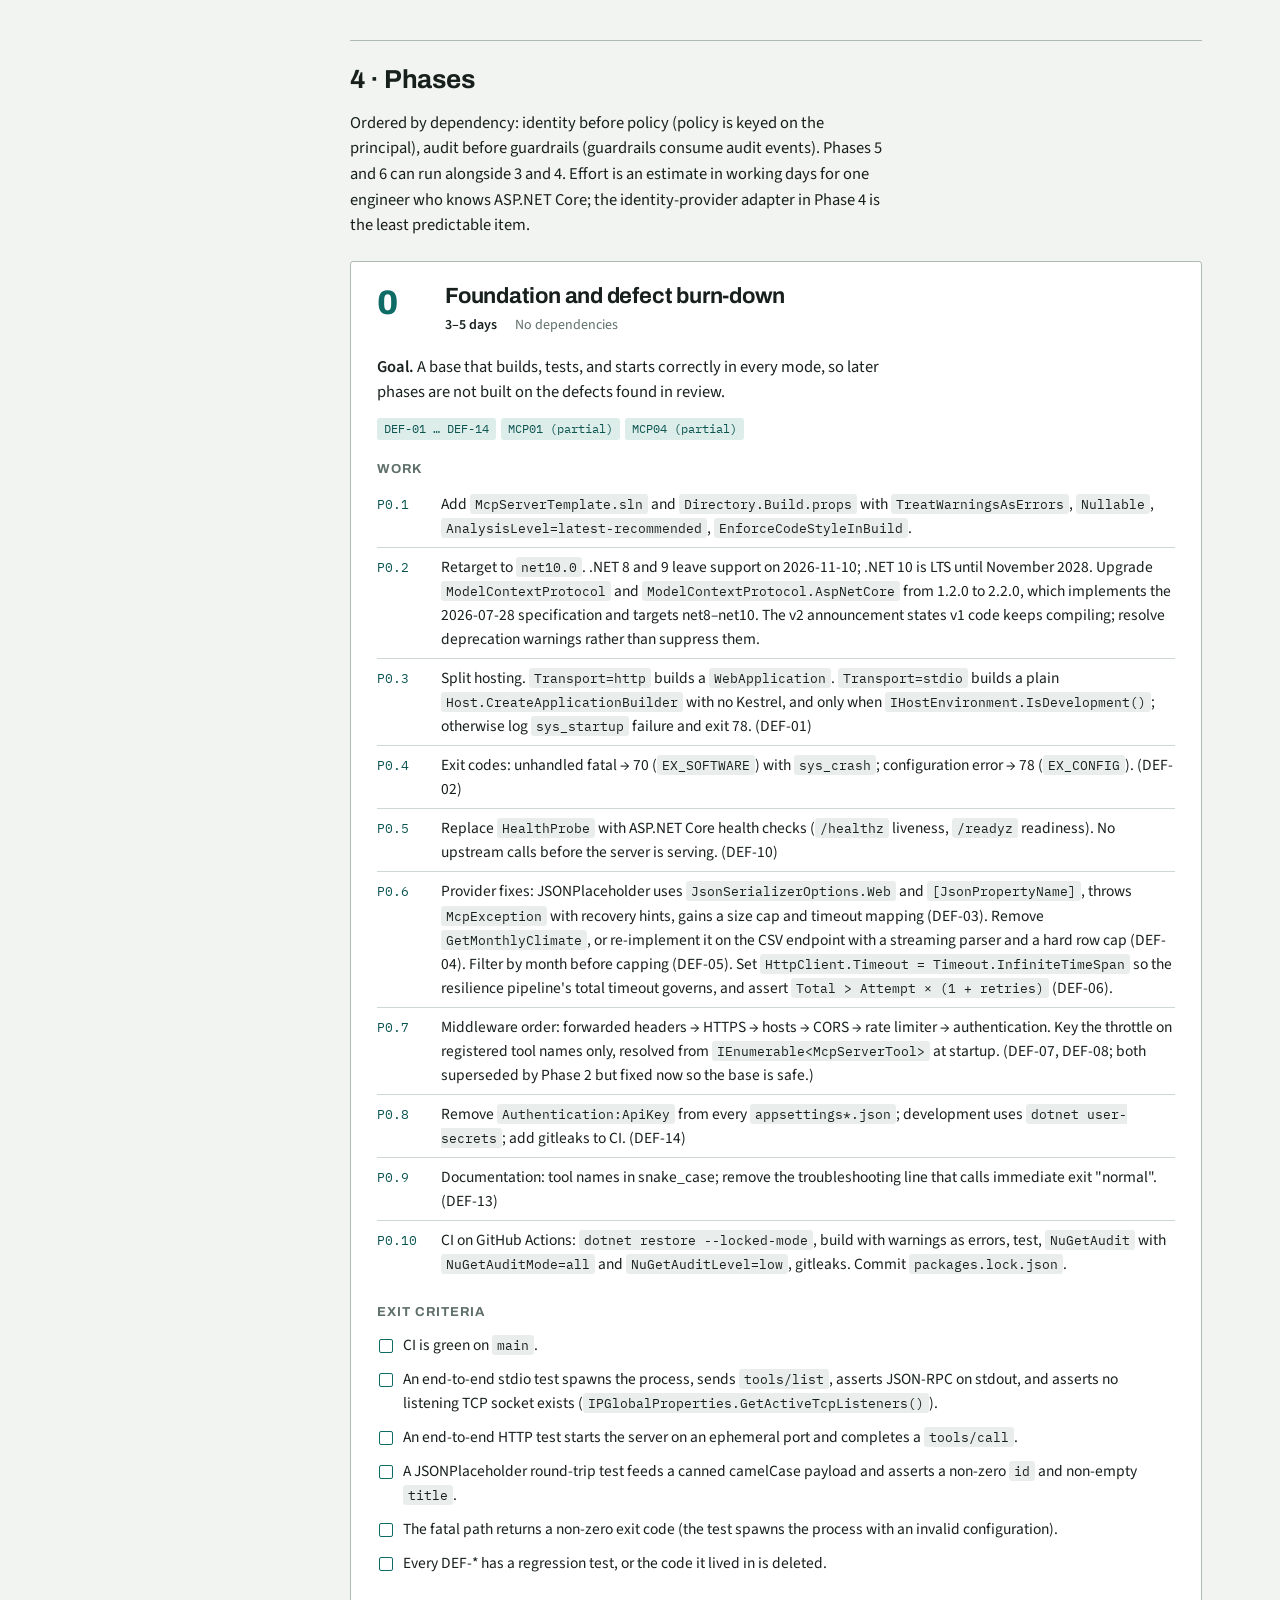
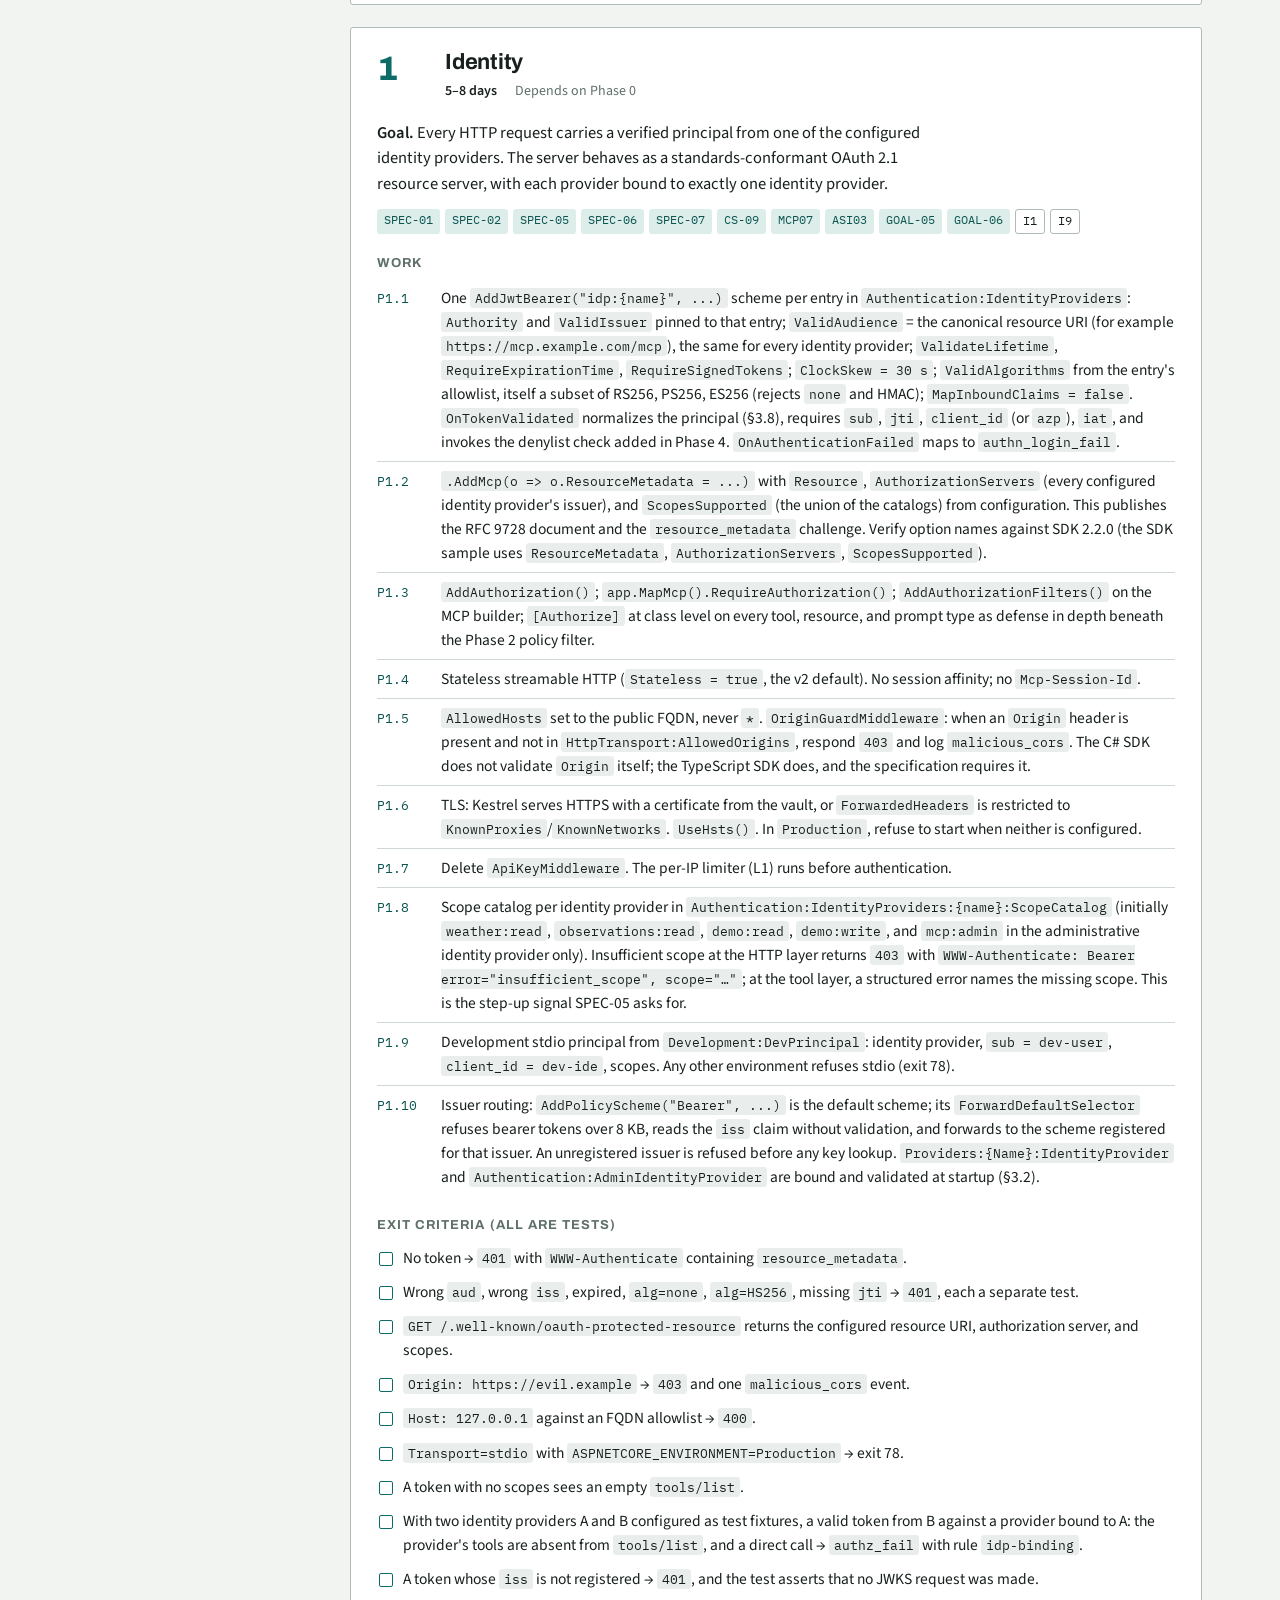
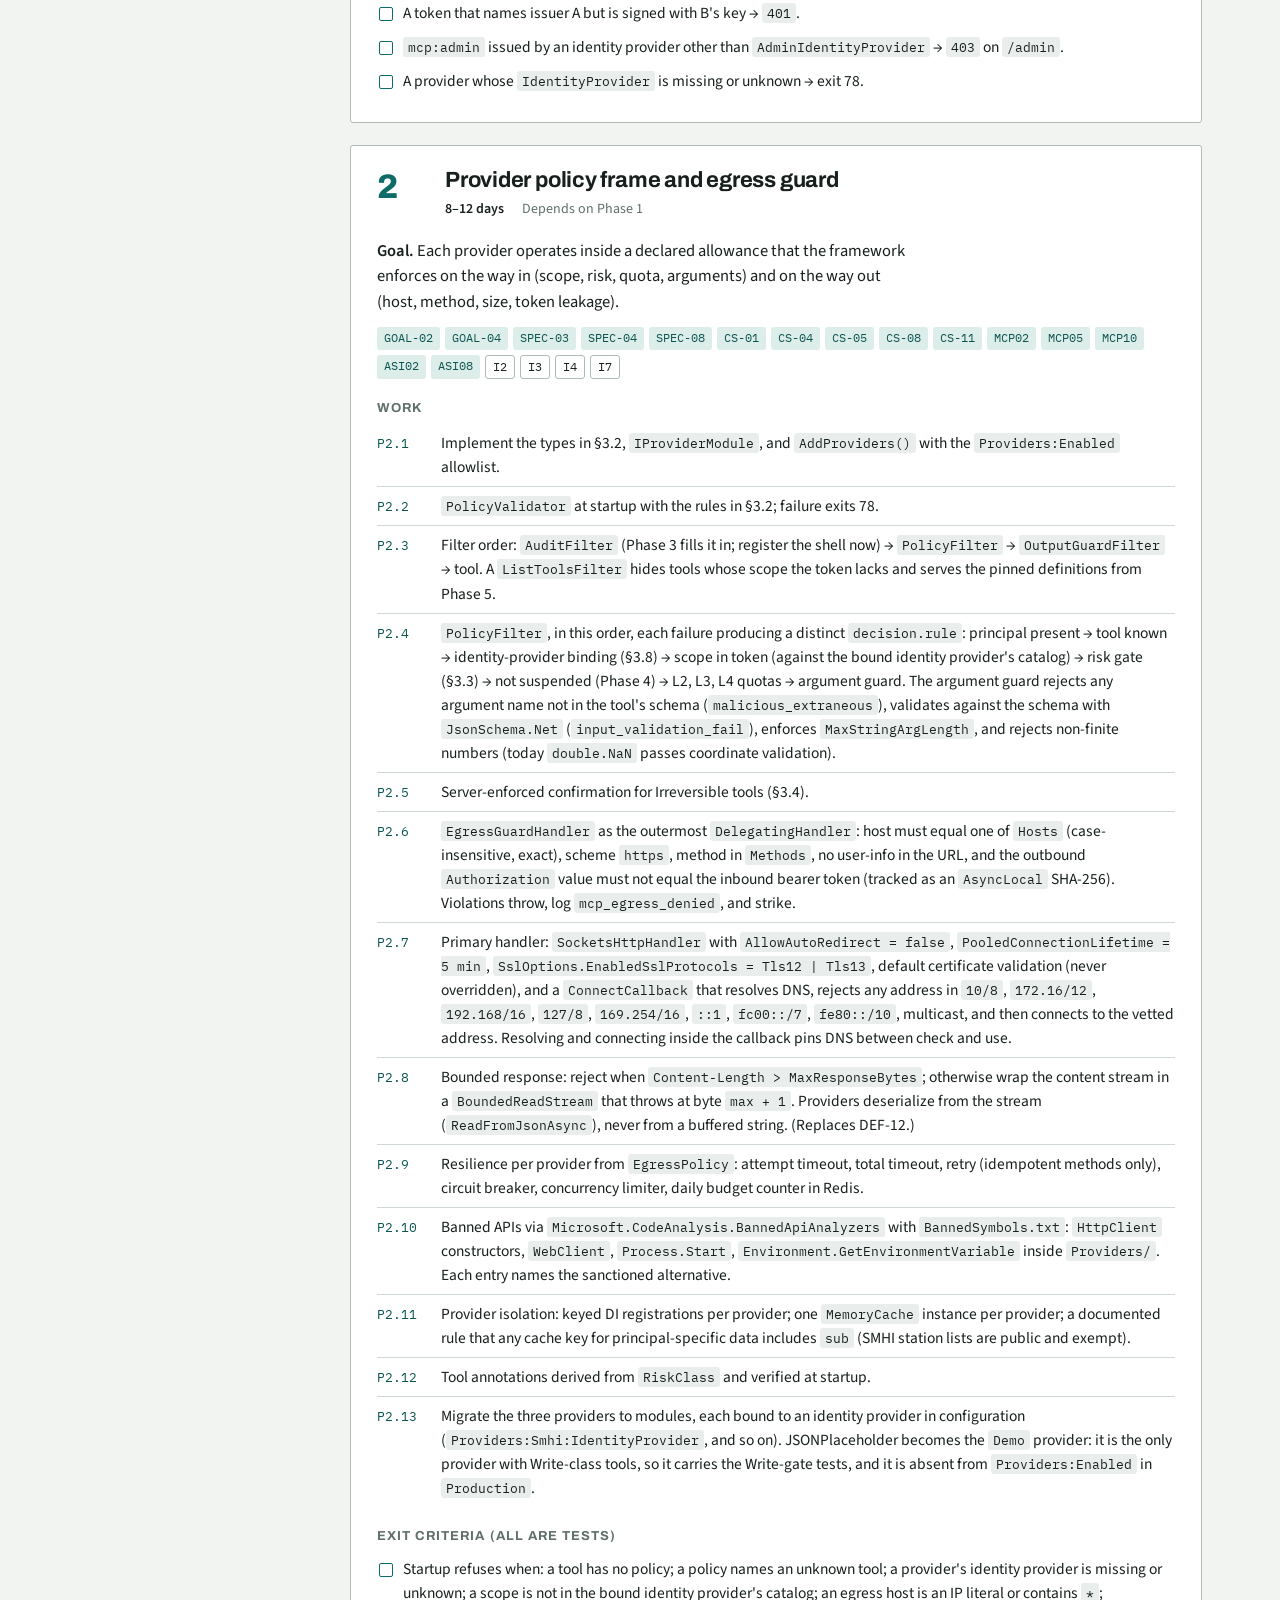
<file: docs/artifacts/06-SECURITY-ROADMAP.html>
<!doctype html>
<html lang="en">
<head>
<meta charset="utf-8">
<meta name="viewport" content="width=device-width, initial-scale=1">
<title>Strict-Form Hardening Roadmap</title>
<link rel="stylesheet" href="https://fonts.googleapis.com/css2?family=Archivo:wght@600;700;800&family=Source+Sans+3:ital,wght@0,400;0,600;1,400&family=IBM+Plex+Mono:wght@400;500&display=swap">
<style>
  :root {
    --paper: #F2F4F1;
    --surface: #FFFFFF;
    --ink: #17201D;
    --muted: #5F706B;
    --rule: #CFD8D4;
    --rule-strong: #AEBBB6;
    --accent: #0E6B66;
    --accent-ink: #0B5551;
    --accent-soft: #DDEDEA;
    --critical: #B3352C;
    --warn: #B7791F;
    --ok: #2F7D4F;
    --critical-soft: #F6E3E1;
    --warn-soft: #F7ECD9;
    --ok-soft: #E0F0E6;
    --code-bg: #E9EEEC;
    --zone-edge: #E8EEEC;
    --zone-mcp: #E2EBE8;
    --zone-egress: #DCE7E3;
    color-scheme: light;
  }
  @media (prefers-color-scheme: dark) {
    :root:not([data-theme="light"]) {
      --paper: #141B18;
      --surface: #1C2522;
      --ink: #E6ECE9;
      --muted: #9AABA5;
      --rule: #2B3733;
      --rule-strong: #3B4945;
      --accent: #58C4BB;
      --accent-ink: #7FD6CE;
      --accent-soft: #1E3B38;
      --critical: #E37A72;
      --warn: #E0AE5A;
      --ok: #6CC08B;
      --critical-soft: #3A2321;
      --warn-soft: #3A2F1C;
      --ok-soft: #1E3427;
      --code-bg: #101614;
      --zone-edge: #1A2320;
      --zone-mcp: #1E2926;
      --zone-egress: #22302C;
      color-scheme: dark;
    }
  }
  :root[data-theme="dark"] {
    --paper: #141B18;
    --surface: #1C2522;
    --ink: #E6ECE9;
    --muted: #9AABA5;
    --rule: #2B3733;
    --rule-strong: #3B4945;
    --accent: #58C4BB;
    --accent-ink: #7FD6CE;
    --accent-soft: #1E3B38;
    --critical: #E37A72;
    --warn: #E0AE5A;
    --ok: #6CC08B;
    --critical-soft: #3A2321;
    --warn-soft: #3A2F1C;
    --ok-soft: #1E3427;
    --code-bg: #101614;
    --zone-edge: #1A2320;
    --zone-mcp: #1E2926;
    --zone-egress: #22302C;
    color-scheme: dark;
  }

  * { box-sizing: border-box; }
  body {
    margin: 0;
    background: var(--paper);
    color: var(--ink);
    font-family: "Source Sans 3", system-ui, "Segoe UI", sans-serif;
    font-size: 16.5px;
    line-height: 1.55;
    -webkit-font-smoothing: antialiased;
  }
  a { color: var(--accent-ink); text-decoration-thickness: 1px; text-underline-offset: 2px; }
  a:hover { color: var(--accent); }
  a:focus-visible, button:focus-visible { outline: 2px solid var(--accent); outline-offset: 2px; }
  h1, h2, h3, h4 {
    font-family: "Archivo", "Helvetica Neue", Arial, sans-serif;
    letter-spacing: -0.01em;
    text-wrap: balance;
    line-height: 1.15;
    margin: 0;
  }
  h1 { font-size: 40px; font-weight: 800; }
  h2 { font-size: 26px; font-weight: 700; margin-block: 56px 16px; padding-top: 24px; border-top: 1px solid var(--rule-strong); }
  h3 { font-size: 20px; font-weight: 700; margin-block: 32px 10px; }
  h4 { font-size: 13px; font-weight: 700; text-transform: uppercase; letter-spacing: 0.08em; color: var(--muted); margin-block: 22px 8px; }
  p { margin: 0 0 12px; max-width: 68ch; }
  p.lede { font-size: 19px; line-height: 1.45; max-width: 60ch; }
  code, .mono {
    font-family: "IBM Plex Mono", "Cascadia Mono", Consolas, monospace;
    font-size: 0.86em;
  }
  code { background: var(--code-bg); padding: 1px 5px; border-radius: 3px; }
  pre {
    background: var(--code-bg);
    border: 1px solid var(--rule);
    border-radius: 3px;
    padding: 14px 16px;
    overflow-x: auto;
    font-size: 13.5px;
    line-height: 1.5;
    margin: 12px 0 18px;
  }
  pre code { background: none; padding: 0; font-size: inherit; }
  strong { font-weight: 600; }
  .eyebrow {
    font-size: 12.5px;
    font-weight: 600;
    text-transform: uppercase;
    letter-spacing: 0.1em;
    color: var(--accent-ink);
    margin: 0 0 10px;
  }
  .num { font-variant-numeric: tabular-nums; }

  /* Frame */
  .frame {
    display: grid;
    grid-template-columns: 216px minmax(0, 1fr);
    gap: 56px;
    max-width: 1180px;
    margin: 0 auto;
    padding-inline: 28px;
    padding-block: 36px 96px;
  }
  .rail {
    position: sticky;
    top: env(safe-area-inset-top, 0px);
    align-self: start;
    padding-top: 8px;
    font-size: 14px;
  }
  .rail .eyebrow { margin-bottom: 8px; }
  .rail ol { list-style: none; margin: 0 0 22px; padding: 0; border-top: 1px solid var(--rule); }
  .rail li { border-bottom: 1px solid var(--rule); }
  .rail li a {
    display: grid;
    grid-template-columns: 22px 1fr;
    gap: 8px;
    padding: 7px 2px;
    text-decoration: none;
    color: var(--ink);
  }
  .rail li a:hover { color: var(--accent-ink); }
  .rail li a .n { font-family: "IBM Plex Mono", monospace; font-size: 12px; color: var(--accent); padding-top: 2px; }
  .rail ul { list-style: none; margin: 0; padding: 0; }
  .rail ul li { border: 0; }
  .rail ul a { display: block; padding: 4px 0; color: var(--muted); text-decoration: none; }
  .rail ul a:hover { color: var(--accent-ink); }

  /* Header */
  .head { padding-bottom: 8px; }
  .meta {
    display: flex; flex-wrap: wrap; gap: 6px 22px;
    margin: 18px 0 0; padding: 12px 0;
    border-top: 1px solid var(--rule); border-bottom: 1px solid var(--rule);
    font-size: 14px; color: var(--muted);
  }
  .meta div { display: flex; gap: 8px; }
  .meta dt { font-weight: 600; color: var(--ink); }
  .meta dd { margin: 0; }
  .tiles {
    display: grid;
    grid-template-columns: repeat(4, minmax(0, 1fr));
    gap: 1px;
    background: var(--rule);
    border: 1px solid var(--rule);
    margin-top: 22px;
  }
  .tile { background: var(--surface); padding: 14px 16px 12px; }
  .tile .v { font-family: "Archivo", sans-serif; font-weight: 700; font-size: 28px; line-height: 1; font-variant-numeric: tabular-nums; }
  .tile .k { font-size: 12.5px; text-transform: uppercase; letter-spacing: 0.08em; color: var(--muted); margin-top: 8px; }

  /* Invariants */
  .inv { list-style: none; margin: 0; padding: 0; border-top: 1px solid var(--rule); }
  .inv li {
    display: grid;
    grid-template-columns: 44px minmax(0, 1fr) 190px;
    gap: 16px;
    padding: 14px 0;
    border-bottom: 1px solid var(--rule);
  }
  .inv .id { font-family: "IBM Plex Mono", monospace; font-size: 13px; color: var(--accent); padding-top: 3px; }
  .inv .by { font-size: 13.5px; color: var(--muted); padding-top: 3px; }
  .inv p { margin: 0; max-width: none; }

  /* Tables */
  .table-wrap { overflow-x: auto; margin: 12px 0 20px; }
  table { border-collapse: collapse; width: 100%; font-size: 14.5px; }
  th, td { text-align: left; vertical-align: top; padding: 8px 12px 8px 0; border-bottom: 1px solid var(--rule); }
  th { font-size: 12.5px; text-transform: uppercase; letter-spacing: 0.07em; color: var(--muted); font-weight: 600; border-bottom: 1px solid var(--rule-strong); }
  td:last-child, th:last-child { padding-right: 0; }
  td.id { font-family: "IBM Plex Mono", monospace; font-size: 13px; white-space: nowrap; color: var(--accent-ink); }
  .compact td, .compact th { padding-block: 6px; }
  .register { display: grid; grid-template-columns: repeat(2, minmax(0, 1fr)); gap: 0 40px; }
  .register > div { min-width: 0; }
  .register h3 { margin-top: 20px; font-size: 16px; }
  .register .full { grid-column: 1 / -1; }

  /* Chips */
  .chips { display: flex; flex-wrap: wrap; gap: 5px; margin: 6px 0 4px; }
  .chip {
    font-family: "IBM Plex Mono", monospace; font-size: 12px;
    background: var(--accent-soft); color: var(--accent-ink);
    padding: 2px 7px; border-radius: 3px; white-space: nowrap;
  }
  .chip.inv-chip { background: transparent; border: 1px solid var(--rule-strong); color: var(--ink); }

  /* Pipeline ladder */
  .pipe { display: grid; gap: 10px; margin: 16px 0 12px; max-width: 760px; }
  .zone { border: 1px solid var(--rule-strong); border-radius: 3px; padding: 12px 14px 10px; }
  .zone.edge { background: var(--zone-edge); }
  .zone.mcp { background: var(--zone-mcp); }
  .zone.egress { background: var(--zone-egress); }
  .zone .zname { font-size: 12.5px; text-transform: uppercase; letter-spacing: 0.08em; font-weight: 600; color: var(--muted); margin-bottom: 8px; }
  .stages { list-style: none; margin: 0; padding: 0; counter-reset: stage; }
  .stages li {
    counter-increment: stage;
    display: grid; grid-template-columns: 26px minmax(0, 1fr);
    gap: 10px; padding: 6px 0; border-top: 1px dashed var(--rule-strong);
    font-size: 14.5px;
  }
  .stages li:first-child { border-top: 0; }
  .stages li::before {
    content: counter(stage);
    font-family: "IBM Plex Mono", monospace; font-size: 12px; color: var(--accent);
    padding-top: 2px;
  }
  .stages small { display: block; color: var(--muted); font-size: 13px; }
  .pipe-arrow { text-align: left; color: var(--muted); font-family: "IBM Plex Mono", monospace; font-size: 13px; padding-left: 14px; }
  .pipe-note { font-size: 14px; color: var(--muted); max-width: 68ch; }

  /* Risk classes */
  .risk td:first-child { font-weight: 600; padding-left: 12px; border-left: 4px solid var(--rule); }
  .risk tr.read td:first-child { border-left-color: var(--ok); }
  .risk tr.write td:first-child { border-left-color: var(--warn); }
  .risk tr.irr td:first-child { border-left-color: var(--critical); }

  /* Strike ladder */
  .ladder { list-style: none; margin: 14px 0 6px; padding: 0; max-width: 700px; display: grid; gap: 8px; }
  .ladder li { display: grid; grid-template-columns: 78px minmax(0, 1fr); gap: 14px; align-items: start; }
  .ladder .thr { font-family: "IBM Plex Mono", monospace; font-size: 13px; padding-top: 6px; color: var(--ink); }
  .ladder .bar { height: 28px; border-radius: 3px; display: flex; align-items: center; padding-inline: 10px; font-size: 13.5px; font-weight: 600; color: var(--ink); }
  .ladder .bar.throttle { width: 30%; background: var(--ok-soft); border-left: 4px solid var(--ok); }
  .ladder .bar.suspend { width: 60%; background: var(--warn-soft); border-left: 4px solid var(--warn); }
  .ladder .bar.revoke { width: 100%; background: var(--critical-soft); border-left: 4px solid var(--critical); }
  .ladder .desc { font-size: 14px; color: var(--muted); margin-top: 4px; }

  /* Phases */
  .phase {
    border: 1px solid var(--rule-strong);
    border-radius: 3px;
    background: var(--surface);
    padding: 22px 26px 24px;
    margin: 22px 0;
  }
  .phase-head { display: grid; grid-template-columns: 52px minmax(0, 1fr); gap: 16px; align-items: start; }
  .phase-num {
    font-family: "Archivo", sans-serif; font-weight: 800; font-size: 34px; line-height: 1;
    color: var(--accent); padding-top: 2px; font-variant-numeric: tabular-nums;
  }
  .phase-head h3 { margin: 0; font-size: 22px; }
  .phase-meta { display: flex; flex-wrap: wrap; gap: 4px 18px; margin: 6px 0 0; font-size: 14px; color: var(--muted); }
  .phase-meta b { color: var(--ink); font-weight: 600; }
  .phase .goal { margin-top: 18px; }
  .work { list-style: none; margin: 0; padding: 0; }
  .work li { display: grid; grid-template-columns: 52px minmax(0, 1fr); gap: 12px; padding: 7px 0; border-top: 1px solid var(--rule); font-size: 15.5px; }
  .work li:first-child { border-top: 0; }
  .work .wid { font-family: "IBM Plex Mono", monospace; font-size: 12.5px; color: var(--accent-ink); padding-top: 3px; }
  .exit { list-style: none; margin: 0; padding: 0; }
  .exit li { position: relative; padding: 5px 0 5px 26px; font-size: 15.5px; }
  .exit li::before {
    content: ""; position: absolute; left: 2px; top: 11px;
    width: 12px; height: 12px; border: 1.5px solid var(--accent); border-radius: 2px;
  }
  .total { font-size: 15.5px; padding: 14px 18px; border-left: 4px solid var(--accent); background: var(--accent-soft); max-width: 68ch; margin-top: 8px; }

  /* Sources */
  .sources { padding-left: 18px; font-size: 14.5px; }
  .plain { padding-left: 20px; max-width: 72ch; margin: 0 0 16px; }
  .plain li { margin-bottom: 8px; }
  .sources li { margin-bottom: 4px; overflow-wrap: anywhere; }

  @media (max-width: 900px) {
    .frame { grid-template-columns: 1fr; gap: 20px; padding-inline: 18px; }
    .rail { position: static; border-bottom: 1px solid var(--rule); padding-bottom: 10px; }
    .rail ol { display: flex; flex-wrap: wrap; gap: 6px; border: 0; margin-bottom: 8px; }
    .rail li { border: 0; }
    .rail li a { display: inline-flex; gap: 6px; padding: 4px 8px; border: 1px solid var(--rule-strong); border-radius: 3px; }
    .rail ul { display: none; }
    h1 { font-size: 32px; }
    .tiles { grid-template-columns: repeat(2, minmax(0, 1fr)); }
    .register { grid-template-columns: 1fr; }
    .inv li { grid-template-columns: 40px minmax(0, 1fr); }
    .inv .by { grid-column: 2; padding-top: 0; }
    .phase { padding: 18px 16px 20px; }
    .ladder .bar.throttle { width: 45%; }
    .ladder .bar.suspend { width: 72%; }
  }
  @media (prefers-reduced-motion: reduce) { * { scroll-behavior: auto !important; } }
</style>
</head>
<body>
<div class="frame">
  <nav class="rail" aria-label="Contents">
    <p class="eyebrow">Phases</p>
    <ol>
      <li><a href="#phase-0"><span class="n">0</span><span>Foundation and defect burn-down</span></a></li>
      <li><a href="#phase-1"><span class="n">1</span><span>Identity</span></a></li>
      <li><a href="#phase-2"><span class="n">2</span><span>Provider policy frame and egress guard</span></a></li>
      <li><a href="#phase-3"><span class="n">3</span><span>Audit pipeline</span></a></li>
      <li><a href="#phase-4"><span class="n">4</span><span>Guardrails, strikes, suspension, revocation</span></a></li>
      <li><a href="#phase-5"><span class="n">5</span><span>Tool integrity and supply chain</span></a></li>
      <li><a href="#phase-6"><span class="n">6</span><span>Deployment hardening</span></a></li>
      <li><a href="#phase-7"><span class="n">7</span><span>Verification and compliance evidence</span></a></li>
    </ol>
    <p class="eyebrow">Sections</p>
    <ul>
      <li><a href="#invariants">1 · Invariants</a></li>
      <li><a href="#register">2 · Requirement register</a></li>
      <li><a href="#architecture">3 · Target architecture</a></li>
      <li><a href="#phases">4 · Phases</a></li>
      <li><a href="#matrix">5 · Compliance matrix</a></li>
      <li><a href="#decisions">6 · Decisions needed</a></li>
      <li><a href="#out-of-scope">7 · Out of scope</a></li>
      <li><a href="#sources">8 · Sources</a></li>
    </ul>
  </nav>

  <main>
    <header class="head">
      <p class="eyebrow">MCP Server Template · Security</p>
      <h1>Strict-Form Hardening Roadmap</h1>
      <p class="lede" style="margin-top:14px">A plan to run this MCP server in a security-sensitive environment: every call attributed to a verified caller, every provider held inside an allowance the framework enforces, every decision audited, and guardrail violations answered automatically with throttling, suspension, and revocation at the identity provider.</p>
      <dl class="meta">
        <div><dt>Status</dt><dd>Proposed</dd></div>
        <div><dt>Date</dt><dd>2026-09-15</dd></div>
        <div><dt>Baseline</dt><dd class="mono">812340d</dd></div>
        <div><dt>Source of truth</dt><dd class="mono">docs/06-SECURITY-ROADMAP.md</dd></div>
      </dl>
      <div class="tiles">
        <div class="tile"><div class="v">8</div><div class="k">Phases, in dependency order</div></div>
        <div class="tile"><div class="v">36–58</div><div class="k">Working days, one engineer</div></div>
        <div class="tile"><div class="v">59</div><div class="k">Requirement IDs traced</div></div>
        <div class="tile"><div class="v">10</div><div class="k">Decisions before Phase 1</div></div>
      </div>
    </header>

    <p style="margin-top:22px">"Strict form" means two things. The controls are enforced by the framework, so a provider cannot opt out. And every control is proven by a test that is traceable to a requirement, so compliance is demonstrated rather than asserted. Where a requirement cannot be met in code, <a href="#out-of-scope">§7</a> says so and names the owner.</p>

    <!-- ============================================================ -->
    <h2 id="invariants">1 · The nine invariants</h2>
    <p>The properties the finished system guarantees. Each is enforced by the framework and covered by at least one test in the compliance matrix.</p>
    <ol class="inv">
      <li><span class="id">I1</span><p><strong>No identity, no service.</strong> Every tool call carries a verified principal (<code>sub</code>, <code>client_id</code>, <code>jti</code>). stdio transport exists only in the <code>Development</code> environment, with a synthetic principal, and refuses to start anywhere else.</p><span class="by">JWT bearer authentication; transport gate at startup</span></li>
      <li><span class="id">I2</span><p><strong>Deny by default.</strong> A tool with no policy fails startup. A scope not in the catalog fails startup. A provider not listed in <code>Providers:Enabled</code> is never loaded.</p><span class="by"><code>PolicyValidator</code> at startup</span></li>
      <li><span class="id">I3</span><p><strong>Provider code never touches the network directly.</strong> Providers receive an <code>HttpClient</code> only through <code>AddProvider&lt;T&gt;()</code>, which attaches the egress guard. Constructing <code>HttpClient</code>, <code>WebClient</code>, or <code>Process</code> is a build error.</p><span class="by">Banned-API analyzer; egress guard handler</span></li>
      <li><span class="id">I4</span><p><strong>Inbound tokens never leave the process.</strong> The egress guard compares every outbound <code>Authorization</code> header with the inbound token and aborts the request on a match.</p><span class="by">Egress guard handler</span></li>
      <li><span class="id">I5</span><p><strong>Every decision is audited.</strong> Allow and deny paths emit an OWASP-vocabulary event carrying principal, tool, policy rule, and trace ID into an append-only, hash-chained log and the SIEM.</p><span class="by">Audit filter (outermost)</span></li>
      <li><span class="id">I6</span><p><strong>Violations have automatic consequences.</strong> Strikes accumulate per principal; thresholds throttle, suspend, then revoke at the identity provider. Suspension takes effect on the next request on every instance.</p><span class="by">Strike engine; shared denylist checked at token validation</span></li>
      <li><span class="id">I7</span><p><strong>Fail closed.</strong> If the policy store, denylist, or audit sink is unavailable, Write and Irreversible tools are denied. Read tools follow a configured mode whose default is also deny.</p><span class="by">Policy filter dependency checks</span></li>
      <li><span class="id">I8</span><p><strong>Nothing secret in the repository or the logs.</strong> Secrets come from a vault or <code>dotnet user-secrets</code>; logs carry a hash of the token ID, never the token.</p><span class="by">Secret scanning in CI; redaction in audit</span></li>
      <li><span class="id">I9</span><p><strong>One trust domain per provider.</strong> Each provider is bound to exactly one identity provider. A principal authenticated by any other identity provider can neither list nor call its tools. The administrative plane is bound to exactly one identity provider as well.</p><span class="by">Issuer-routed authentication; binding rules in <code>PolicyValidator</code>; binding check in <code>ListToolsFilter</code> and <code>PolicyFilter</code></span></li>
    </ol>

    <!-- ============================================================ -->
    <h2 id="register">2 · Requirement register</h2>
    <p>IDs are used throughout and as xUnit traits on tests (<code>[Requirement("SPEC-02")]</code>), so the compliance matrix can be regenerated from the test suite.</p>

    <div class="register">
      <div class="full">
        <h3>2.1 MCP specification 2026-07-28 (normative)</h3>
        <div class="table-wrap"><table class="compact">
          <thead><tr><th>ID</th><th>Requirement</th></tr></thead>
          <tbody>
            <tr><td class="id">SPEC-01</td><td>The server is an OAuth 2.1 resource server. It publishes Protected Resource Metadata (RFC 9728) and answers unauthenticated requests with <code>401</code> and <code>WWW-Authenticate: Bearer resource_metadata="…"</code>.</td></tr>
            <tr><td class="id">SPEC-02</td><td>MUST NOT accept tokens not issued for it. Validate <code>aud</code> against the server's canonical resource URI (RFC 8707).</td></tr>
            <tr><td class="id">SPEC-03</td><td>Token passthrough is forbidden. MUST NOT forward an inbound token upstream; use token exchange (RFC 8693) when an upstream needs the user's identity.</td></tr>
            <tr><td class="id">SPEC-04</td><td>Stateless protocol. No session identifiers. Any state handle is random, expiring, and bound server-side to the verified <code>sub</code>; possession is not authentication.</td></tr>
            <tr><td class="id">SPEC-05</td><td>Minimize scopes. No wildcard scopes. Signal step-up through <code>WWW-Authenticate</code> scope challenges. Log scope elevation with correlation IDs.</td></tr>
            <tr><td class="id">SPEC-06</td><td>HTTPS for all OAuth-related URLs in production; loopback <code>http://</code> only in development.</td></tr>
            <tr><td class="id">SPEC-07</td><td>Validate the <code>Origin</code> header (DNS rebinding). Local servers use stdio or require a token; HTTP binds to loopback unless deployment requires otherwise.</td></tr>
            <tr><td class="id">SPEC-08</td><td>SSRF controls: reject private, loopback, and link-local ranges; no blind redirects; HTTPS enforced; DNS pinned between check and use. Applied here to all provider egress, as the OWASP cheat sheet recommends.</td></tr>
          </tbody>
        </table></div>
      </div>

      <div>
        <h3>2.2 OWASP MCP Top 10 (2025, beta)</h3>
        <div class="table-wrap"><table class="compact">
          <tbody>
            <tr><td class="id">MCP01</td><td>Token mismanagement and secret exposure</td></tr>
            <tr><td class="id">MCP02</td><td>Privilege escalation via scope creep</td></tr>
            <tr><td class="id">MCP03</td><td>Tool poisoning</td></tr>
            <tr><td class="id">MCP04</td><td>Supply chain attacks and dependency tampering</td></tr>
            <tr><td class="id">MCP05</td><td>Command injection and execution</td></tr>
            <tr><td class="id">MCP06</td><td>Prompt injection via contextual payloads</td></tr>
            <tr><td class="id">MCP07</td><td>Insufficient authentication and authorization</td></tr>
            <tr><td class="id">MCP08</td><td>Lack of audit and telemetry</td></tr>
            <tr><td class="id">MCP09</td><td>Shadow MCP servers</td></tr>
            <tr><td class="id">MCP10</td><td>Context injection and over-sharing</td></tr>
          </tbody>
        </table></div>

        <h3>2.4 OWASP Agentic Top 10 (2026), server-relevant subset</h3>
        <div class="table-wrap"><table class="compact">
          <tbody>
            <tr><td class="id">ASI01</td><td>Agent goal hijack — hostile instructions arriving through tool output</td></tr>
            <tr><td class="id">ASI02</td><td>Tool misuse — legitimate tools driven outside their envelope</td></tr>
            <tr><td class="id">ASI03</td><td>Identity and privilege abuse — inherited or escalated credentials</td></tr>
            <tr><td class="id">ASI04</td><td>Agentic supply chain</td></tr>
            <tr><td class="id">ASI06</td><td>Memory and context poisoning</td></tr>
            <tr><td class="id">ASI08</td><td>Cascading failures — upstream failure amplified through retries</td></tr>
            <tr><td class="id">ASI10</td><td>Rogue agents — a compromised caller that looks legitimate</td></tr>
          </tbody>
        </table></div>
      </div>

      <div>
        <h3>2.3 OWASP MCP Security Cheat Sheet</h3>
        <div class="table-wrap"><table class="compact">
          <tbody>
            <tr><td class="id">CS-01</td><td>Strict JSON Schema for tool input; <code>additionalProperties: false</code>; anchored patterns; bounded lengths</td></tr>
            <tr><td class="id">CS-02</td><td>Sanitize tool output before it re-enters model context; alert on imperative patterns</td></tr>
            <tr><td class="id">CS-03</td><td>Pin tool definitions by cryptographic hash; refuse or alert on change</td></tr>
            <tr><td class="id">CS-04</td><td>Each provider is an independent trust domain</td></tr>
            <tr><td class="id">CS-05</td><td>Rate limits, quotas, timeouts per user or tenant</td></tr>
            <tr><td class="id">CS-06</td><td>Log full (redacted) parameters, user context, source and destination; feed a SIEM</td></tr>
            <tr><td class="id">CS-07</td><td>Sandbox: containerized, non-root, restricted file system, default-deny egress</td></tr>
            <tr><td class="id">CS-08</td><td>Human-in-the-loop for destructive operations; never auto-approve</td></tr>
            <tr><td class="id">CS-09</td><td>Bind to loopback where possible; validate <code>Host</code> on every request</td></tr>
            <tr><td class="id">CS-10</td><td>Secrets in a vault or OS keychain, never in manifests or logs</td></tr>
            <tr><td class="id">CS-11</td><td>Secure state handles, bound to the user (same as SPEC-04)</td></tr>
            <tr><td class="id">CS-12</td><td>Message-level signing with nonces — <strong>not adopted</strong>, see §7</td></tr>
          </tbody>
        </table></div>

        <h3>2.5 OWASP Logging Vocabulary</h3>
        <div class="table-wrap"><table class="compact">
          <tbody>
            <tr><td class="id">LOG-01</td><td>Standard event names: <code>authn_token_revoked</code>, <code>authn_token_reuse</code>, <code>authz_fail</code>, <code>authz_admin</code>, <code>excess_rate_limit_exceeded</code>, <code>input_validation_fail</code>, <code>malicious_extraneous</code>, <code>malicious_cors</code>, <code>mcp_prompt_injection</code>, <code>mcp_resource_exhaustion</code>, <code>mcp_tool_poisoning</code>, <code>sys_startup</code>, <code>sys_shutdown</code>, <code>sys_crash</code></td></tr>
            <tr><td class="id">LOG-02</td><td>Every event carries <code>datetime</code> (ISO 8601 UTC), <code>appid</code>, <code>event</code>, <code>level</code>, <code>description</code>, <code>source_ip</code>, <code>hostname</code>, <code>request_uri</code>, <code>request_method</code>, <code>useragent</code>. No secrets or PII.</td></tr>
          </tbody>
        </table></div>

        <h3>2.6 Owner goals</h3>
        <div class="table-wrap"><table class="compact">
          <tbody>
            <tr><td class="id">GOAL-01</td><td>Audit logging attributable to each caller</td></tr>
            <tr><td class="id">GOAL-02</td><td>Rate limiting per caller, per tool, per provider</td></tr>
            <tr><td class="id">GOAL-03</td><td>Automatic suspension and revocation on guardrail violations</td></tr>
            <tr><td class="id">GOAL-04</td><td>Per-provider allowances enforced by the framework, not by convention</td></tr>
            <tr><td class="id">GOAL-05</td><td>Support for more than one identity provider, each validated by its own scheme</td></tr>
            <tr><td class="id">GOAL-06</td><td>Each provider is bound to exactly one identity provider; principals from any other identity provider can neither list nor call its tools</td></tr>
          </tbody>
        </table></div>
      </div>

      <div class="full">
        <h3>2.7 Defects from the 2026-09-14 review</h3>
        <div class="table-wrap"><table class="compact">
          <thead><tr><th>ID</th><th>Defect</th><th>Why it matters here</th></tr></thead>
          <tbody>
            <tr><td class="id">DEF-01</td><td>Kestrel listener starts in stdio mode</td><td>Unauthenticated socket; startup fails when port 5000 is taken</td></tr>
            <tr><td class="id">DEF-02</td><td>Fatal errors exit with code 0</td><td>Supervisors cannot detect failure</td></tr>
            <tr><td class="id">DEF-03</td><td>JSONPlaceholder deserialization is case-sensitive; all six tools return wrong data</td><td>Wrong data reaches the model with no error</td></tr>
            <tr><td class="id">DEF-04</td><td><code>GetMonthlyClimate</code> requests <code>corrected-archive</code> as JSON; SMHI serves it only as CSV</td><td>Tool cannot succeed</td></tr>
            <tr><td class="id">DEF-05</td><td>Climatology caps 50 000 readings before filtering by month</td><td>Answers from the oldest years</td></tr>
            <tr><td class="id">DEF-06</td><td><code>HttpClient.Timeout</code> 15 s caps the 30 s resilience budget; retries are cut off</td><td>Documented resilience does not happen</td></tr>
            <tr><td class="id">DEF-07</td><td>API-key middleware runs before CORS; preflight fails</td><td>CORS configuration is inert</td></tr>
            <tr><td class="id">DEF-08</td><td>Throttle dictionary grows on attacker-chosen tool names</td><td>Memory growth by an authenticated caller</td></tr>
            <tr><td class="id">DEF-09</td><td>Fixed-time comparison returns early on length mismatch</td><td>Moot once the API key is removed (Phase 1)</td></tr>
            <tr><td class="id">DEF-10</td><td>Upstream health probe blocks startup for up to 10 s</td><td>Delays the first response; leaks reachability into logs</td></tr>
            <tr><td class="id">DEF-11</td><td>No solution file; no CI</td><td>Nothing is built or tested automatically</td></tr>
            <tr><td class="id">DEF-12</td><td>Response size cap applied after full buffering</td><td>The cap does not bound memory</td></tr>
            <tr><td class="id">DEF-13</td><td>Docs list PascalCase tool names; the SDK exposes snake_case</td><td>Callers wired by name fail</td></tr>
            <tr><td class="id">DEF-14</td><td>Development API key committed in <code>appsettings.Development.json</code></td><td>Secret in the repository</td></tr>
          </tbody>
        </table></div>
      </div>
    </div>

    <!-- ============================================================ -->
    <h2 id="architecture">3 · Target architecture</h2>

    <h3>3.1 Request pipeline</h3>
    <p>Middleware order is a security control. Anything that can reject cheaply runs before anything expensive; identity is established before any MCP handler runs; the audit filter is outermost so that every deny path, including rate limiting, is recorded.</p>
    <div class="pipe">
      <div class="zone edge">
        <div class="zname">Edge · ASP.NET Core middleware (Transport=http)</div>
        <ol class="stages">
          <li><span>Forwarded headers <small>trusted proxies only</small></span></li>
          <li><span>HTTPS / HSTS</span></li>
          <li><span>Host allowlist <small><code>AllowedHosts</code>, never <code>*</code></small></span></li>
          <li><span>Origin guard <small>DNS rebinding</small></span></li>
          <li><span>Per-IP rate limiter <small>before authentication</small></span></li>
          <li><span>Issuer-routed JWT bearer authentication <small>one scheme per identity provider · <code>aud</code> · <code>iss</code> · <code>exp</code> · algorithm allowlist · <code>jti</code> required · <code>OnTokenValidated</code> → normalize principal · denylist check</small></span></li>
          <li><span>Authorization <small>authenticated principal required</small></span></li>
          <li><span>MCP endpoint <small>stateless streamable HTTP</small></span></li>
        </ol>
      </div>
      <div class="pipe-arrow">↓</div>
      <div class="zone mcp">
        <div class="zname">MCP request filters</div>
        <ol class="stages">
          <li><span>AuditFilter <small>outermost; records every outcome</small></span></li>
          <li><span>PolicyFilter <small>identity-provider binding · scope · risk gate · suspension · quotas · argument guard</small></span></li>
          <li><span>OutputGuardFilter <small>size cap · tag stripping · injection heuristics</small></span></li>
          <li><span>Tool method</span></li>
        </ol>
      </div>
      <div class="pipe-arrow">↓</div>
      <div class="zone egress">
        <div class="zname">Provider HttpClient (framework-owned)</div>
        <ol class="stages">
          <li><span>EgressGuardHandler <small>host · method · scheme · token-leak check</small></span></li>
          <li><span>Resilience <small>attempt timeout · total timeout · retry · breaker · concurrency</small></span></li>
          <li><span>SocketsHttpHandler <small>no redirects · <code>ConnectCallback</code> IP vetting · TLS 1.2+ · bounded response stream</small></span></li>
          <li><span>Upstream API</span></li>
        </ol>
      </div>
    </div>
    <p class="pipe-note">In stdio mode (Development only) the edge zone is replaced by a synthetic principal; the filter and egress zones are identical.</p>

    <h3>3.2 Policy model</h3>
    <p>Each provider declares one <code>ProviderPolicy</code>. The framework enforces it; provider code cannot alter it at runtime.</p>
<pre><code>public enum RiskClass { Read, Write, Irreversible }

public sealed record ToolPolicy(
    string Scope,                         // "weather:read" — must exist in Authorization:ScopeCatalog
    RiskClass Risk,
    int PerPrincipalPerMinute,
    int MaxOutputBytes = 32_768,
    string[]? SensitiveArgs = null,       // redacted in audit
    int MaxStringArgLength = 512);

public sealed record EgressPolicy(
    string[] Hosts,                       // exact FQDNs — no wildcards, no IP literals
    HttpMethod[] Methods,
    long MaxResponseBytes,
    TimeSpan AttemptTimeout,
    TimeSpan TotalTimeout,                // must exceed AttemptTimeout × (1 + retries)
    int MaxConcurrentUpstreamCalls,
    int DailyCallBudget);

public sealed record ProviderPolicy(
    string Name,
    EgressPolicy Egress,
    IReadOnlyDictionary&lt;string, ToolPolicy&gt; Tools);   // keyed by wire name, e.g. "get_forecast"

public interface IProviderModule
{
    string Name { get; }
    ProviderPolicy Policy { get; }
    void Register(IServiceCollection services, IConfiguration configuration);
}

public sealed record IdentityProviderConfig(   // bound from Authentication:IdentityProviders:{name}
    string Name,
    string Authority,
    string Issuer,
    string[] Algorithms,                  // subset of RS256, PS256, ES256
    string ScopeClaim,                    // "scope" (Keycloak, Auth0) or "scp" (Entra ID)
    string ClientIdClaim,                 // "client_id" or "azp"
    string[] ScopeCatalog,
    Uri? IntrospectionEndpoint,
    string Revoker);                      // "entra" | "keycloak" | "auth0" | "rfc7009"</code></pre>
    <p><code>Program.cs</code> calls <code>AddProviders(configuration)</code>, which loads only the modules named in <code>Providers:Enabled</code>. At startup, <code>PolicyValidator</code> checks that every discovered tool has exactly one policy and every policy names a discovered tool; <code>Providers:{Name}:IdentityProvider</code> names exactly one configured identity provider; every scope is in the bound identity provider's <code>ScopeCatalog</code> and none contains <code>*</code>; <code>Authentication:AdminIdentityProvider</code> names a configured identity provider whose catalog contains <code>mcp:admin</code>; every egress host is a fully qualified domain name; <code>TotalTimeout &gt; AttemptTimeout × (1 + retries)</code>; and tool annotations match the risk class. Any failure logs <code>sys_startup</code> at CRITICAL and exits with code 78 (<code>EX_CONFIG</code>).</p>

    <h3>3.3 Risk classes and their gates</h3>
    <div class="table-wrap"><table class="risk">
      <thead><tr><th>Risk</th><th>Gate before invocation</th><th>Tool annotations</th><th>Revocation SLA</th></tr></thead>
      <tbody>
        <tr class="read"><td>Read</td><td>Valid token; scope; not suspended; quotas; argument guard</td><td><code>readOnlyHint: true</code>, <code>openWorldHint: true</code></td><td>Token lifetime (target 5 min)</td></tr>
        <tr class="write"><td>Write</td><td>All of Read, plus token freshness: <code>iat</code> within 5 min <strong>or</strong> an introspection result (RFC 7662) no older than 60 s</td><td><code>readOnlyHint: false</code>, <code>destructiveHint: false</code>, <code>idempotentHint</code> per tool</td><td>60 s</td></tr>
        <tr class="irr"><td>Irreversible</td><td>All of Write, plus per-request introspection (no cache) <strong>and</strong> a server-enforced confirmation round-trip (§3.4)</td><td><code>destructiveHint: true</code></td><td>Per request</td></tr>
      </tbody>
    </table></div>
    <p>Where the identity provider offers no introspection endpoint, the Write gate uses <code>iat</code> freshness only and the Irreversible gate uses a 60 s token lifetime plus confirmation. The SLA table in <code>docs/COMPLIANCE.md</code> must state which applies.</p>

    <h3>3.4 Server-enforced confirmation for Irreversible tools</h3>
    <p>The server cannot control how a client renders approval, but it can refuse to act without an explicit confirmation round-trip. In SDK 2.x this is a multi-round-trip request: the tool throws <code>InputRequiredException</code> with <code>InputRequest.ForElicitation(...)</code>, the client collects the answer, and the call resumes. The elicitation carries a nonce computed as <code>HMAC(sub, tool, SHA-256(args), timestamp)</code>; the confirmation must echo it within 120 s. The HMAC makes verification stateless, and binding the nonce to the argument hash prevents a client from pre-answering. A client that does not support elicitation is denied with a message that says so. Every confirmation is audited (<code>mcp_tool_confirmed</code>).</p>

    <h3>3.5 Audit event</h3>
    <p>One record per decision, in the OWASP vocabulary, with MCP-specific fields:</p>
<pre><code>{
  "datetime": "2026-09-15T08:12:43.118Z",
  "appid": "mcp-server",
  "event": "authz_fail:sub=9f1c…,resource=get_user_todos",
  "level": "CRITICAL",
  "description": "Tool get_user_todos requires scope demo:read; token carries weather:read",
  "trace_id": "4bf92f3577b34da6a3ce929d0e0e4736",
  "request_id": "0HN8K3M2QJ4R7",
  "principal": { "idp": "entra", "sub": "9f1c…", "client_id": "ide-vscode", "jti_sha256": "3a1f…", "scopes": ["weather:read"] },
  "source_ip": "10.4.2.17",
  "hostname": "mcp-01",
  "request_uri": "/mcp",
  "request_method": "POST",
  "useragent": "mcp-client/2.2",
  "mcp": { "method": "tools/call", "provider": "Demo", "tool": "get_user_todos", "risk": "Read" },
  "args": { "userId": 1 },
  "decision": { "outcome": "deny", "rule": "scope" },
  "upstream": null,
  "prev_hash": "b7e2…",
  "hash": "51c9…"
}</code></pre>
    <p>Project extensions to the vocabulary (the OWASP MCP category defines only three events): <code>mcp_tool_call</code> (INFO, allowed and completed), <code>mcp_tool_denied</code> (WARN, with <code>decision.rule</code>), <code>mcp_tool_confirmed</code> (INFO), <code>mcp_egress_denied</code> (CRITICAL), <code>mcp_revocation_failed</code> (CRITICAL).</p>

    <h3>3.6 Rate-limit layers</h3>
    <div class="table-wrap"><table>
      <thead><tr><th>Layer</th><th>Key</th><th>Window</th><th>Rejects with</th><th>Purpose</th></tr></thead>
      <tbody>
        <tr><td class="id">L1</td><td>Source IP</td><td>Fixed, 1 min</td><td>HTTP 429</td><td>Protect token validation from floods; runs before authentication</td></tr>
        <tr><td class="id">L2</td><td><code>{idp}:{sub}</code></td><td>Sliding, 1 min</td><td>MCP error + <code>excess_rate_limit_exceeded</code></td><td>Cap one caller's total activity</td></tr>
        <tr><td class="id">L3</td><td><code>{idp}:{sub}</code> + tool</td><td>Sliding, 1 min (from <code>ToolPolicy</code>)</td><td>MCP error + <code>excess_rate_limit_exceeded</code></td><td>Catch agentic loops on one tool</td></tr>
        <tr><td class="id">L4</td><td>Provider</td><td>Concurrency + daily budget</td><td>MCP error + <code>mcp_resource_exhaustion</code></td><td>Protect the upstream and the bill</td></tr>
      </tbody>
    </table></div>
    <p>L2–L4 live in Redis (atomic Lua sliding window) so limits hold across instances. An in-memory implementation is permitted only in <code>Development</code>.</p>

    <h3>3.7 Violations and consequences</h3>
    <div class="table-wrap"><table class="compact">
      <thead><tr><th>Signal</th><th>Event</th><th>Weight</th></tr></thead>
      <tbody>
        <tr><td>Calling a tool outside the token's scopes</td><td><code>authz_fail</code></td><td class="num">3</td></tr>
        <tr><td>Calling a tool of a provider bound to a different identity provider</td><td><code>authz_fail</code> (rule <code>idp-binding</code>)</td><td class="num">3</td></tr>
        <tr><td>Unknown argument name</td><td><code>malicious_extraneous</code></td><td class="num">3</td></tr>
        <tr><td>Argument fails schema</td><td><code>input_validation_fail</code></td><td class="num">1</td></tr>
        <tr><td>Rate limit exceeded (L2/L3)</td><td><code>excess_rate_limit_exceeded</code></td><td class="num">1</td></tr>
        <tr><td>Egress denied (only possible if an argument steered a URL)</td><td><code>mcp_egress_denied</code></td><td class="num">5</td></tr>
        <tr><td>Request while suspended</td><td><code>authz_fail</code></td><td class="num">5</td></tr>
        <tr><td>Token of a revoked principal presented</td><td><code>authn_token_reuse</code></td><td class="num">10 (hard signal)</td></tr>
        <tr><td>Injection pattern in <strong>tool output</strong></td><td><code>mcp_prompt_injection</code></td><td>0 to the principal; 1 to the provider's health counter</td></tr>
      </tbody>
    </table></div>
    <p>Strikes accumulate in a 10-minute window per <code>{idp}:{sub}</code>. Bars are drawn to the threshold scale:</p>
    <ol class="ladder">
      <li><span class="thr">≥ 3</span><div><div class="bar throttle">Throttle</div><div class="desc">L2/L3 quotas halved for 10 min · reverses automatically</div></div></li>
      <li><span class="thr">≥ 6</span><div><div class="bar suspend">Suspend</div><div class="desc">Denylist <code>sub</code>; the next request on any instance fails authentication · 30 min · reverses automatically</div></div></li>
      <li><span class="thr">≥ 10</span><div><div class="bar revoke">Revoke at the identity provider, and suspend</div><div class="desc">Also on any hard signal · 24 h · reversed only by human review via <code>mcp:admin</code></div></div></li>
    </ol>
    <p>The last step removes a real user's access. Two rules keep it honest: automatic suspensions expire on their own, and permanent revocation requires either a hard signal or a human. Prompt injection detected in upstream content never strikes the caller, because it is not the caller's action; the audit record carries <code>preceding_tool_output_hash</code> so an investigator can tell the two cases apart.</p>

    <h3>3.8 Identity providers and trust domains</h3>
    <p>The server accepts tokens from more than one identity provider, and each provider is bound to exactly one of them. The binding is a deployment decision, so it lives in configuration (<code>Providers:{Name}:IdentityProvider</code>), is required, and is validated at startup. Two providers may share an identity provider; no provider may have none, and none may have more than one.</p>
    <ul class="plain">
      <li><strong>One scheme per identity provider.</strong> Each entry under <code>Authentication:IdentityProviders</code> registers its own JWT bearer scheme with its own authority, issuer, signing keys, algorithm allowlist, and claim mapping. A policy scheme in front of them reads the <code>iss</code> claim of the presented token <em>without validating it</em>, forwards to the scheme registered for that issuer, and refuses unregistered issuers before any key lookup. The forwarded scheme validates signature, issuer, audience, and lifetime in full, so a token that names issuer A but is signed by B fails there. Bearer tokens over 8 KB are refused before parsing.</li>
      <li><strong>One canonical principal.</strong> <code>OnTokenValidated</code> normalizes every token into <code>{ idp, sub, client_id, jti, scopes, iat }</code> using the identity provider's claim mapping (<code>scp</code> versus <code>scope</code>, <code>azp</code> versus <code>client_id</code>). The principal's key everywhere — rate limits, strikes, the denylist, audit — is <code>{idp}:{sub}</code>, so identical <code>sub</code> values from two identity providers are two principals.</li>
      <li><strong>Binding enforced twice.</strong> <code>ListToolsFilter</code> shows a principal only the tools of providers bound to its identity provider. <code>PolicyFilter</code> checks the binding immediately after resolving the tool and before the scope check; a mismatch is <code>authz_fail</code> with rule <code>idp-binding</code>. Scope names mean something only within their identity provider, so the scope check that follows uses the bound identity provider's catalog.</li>
      <li><strong>One resource, several authorization servers.</strong> The Protected Resource Metadata document lists every configured identity provider in <code>authorization_servers</code>; the resource URI and the <code>aud</code> value are the same for all of them. A per-identity-provider endpoint topology (<code>/mcp/{idp}</code>, each with its own resource URI and metadata) is an optional refinement to evaluate in Phase 1 against the SDK; the binding checks above are the enforcement point in either topology.</li>
      <li><strong>The administrative plane is bound too.</strong> <code>Authentication:AdminIdentityProvider</code> names the one identity provider whose <code>mcp:admin</code> scope is honoured; the same scope issued by any other identity provider is ignored.</li>
      <li><strong>Revocation per identity provider.</strong> The strike engine routes suspensions, introspection, and revocation to the adapter of the principal's identity provider. A compromise of one identity provider is contained to the providers bound to it.</li>
      <li><strong>Development principal.</strong> The stdio principal declares its identity provider and scopes under <code>Development:DevPrincipal</code>; it exists only in <code>Development</code>.</li>
    </ul>

    <!-- ============================================================ -->
    <h2 id="phases">4 · Phases</h2>
    <p>Ordered by dependency: identity before policy (policy is keyed on the principal), audit before guardrails (guardrails consume audit events). Phases 5 and 6 can run alongside 3 and 4. Effort is an estimate in working days for one engineer who knows ASP.NET Core; the identity-provider adapter in Phase 4 is the least predictable item.</p>

    <section class="phase" id="phase-0">
      <header class="phase-head">
        <span class="phase-num">0</span>
        <div><h3>Foundation and defect burn-down</h3><p class="phase-meta"><span><b>3–5 days</b></span><span>No dependencies</span></p></div>
      </header>
      <p class="goal"><strong>Goal.</strong> A base that builds, tests, and starts correctly in every mode, so later phases are not built on the defects found in review.</p>
      <div class="chips"><span class="chip">DEF-01 … DEF-14</span><span class="chip">MCP01 (partial)</span><span class="chip">MCP04 (partial)</span></div>
      <h4>Work</h4>
      <ol class="work">
        <li><span class="wid">P0.1</span><span>Add <code>McpServerTemplate.sln</code> and <code>Directory.Build.props</code> with <code>TreatWarningsAsErrors</code>, <code>Nullable</code>, <code>AnalysisLevel=latest-recommended</code>, <code>EnforceCodeStyleInBuild</code>.</span></li>
        <li><span class="wid">P0.2</span><span>Retarget to <code>net10.0</code>. .NET 8 and 9 leave support on 2026-11-10; .NET 10 is LTS until November 2028. Upgrade <code>ModelContextProtocol</code> and <code>ModelContextProtocol.AspNetCore</code> from 1.2.0 to 2.2.0, which implements the 2026-07-28 specification and targets net8–net10. The v2 announcement states v1 code keeps compiling; resolve deprecation warnings rather than suppress them.</span></li>
        <li><span class="wid">P0.3</span><span>Split hosting. <code>Transport=http</code> builds a <code>WebApplication</code>. <code>Transport=stdio</code> builds a plain <code>Host.CreateApplicationBuilder</code> with no Kestrel, and only when <code>IHostEnvironment.IsDevelopment()</code>; otherwise log <code>sys_startup</code> failure and exit 78. (DEF-01)</span></li>
        <li><span class="wid">P0.4</span><span>Exit codes: unhandled fatal → 70 (<code>EX_SOFTWARE</code>) with <code>sys_crash</code>; configuration error → 78 (<code>EX_CONFIG</code>). (DEF-02)</span></li>
        <li><span class="wid">P0.5</span><span>Replace <code>HealthProbe</code> with ASP.NET Core health checks (<code>/healthz</code> liveness, <code>/readyz</code> readiness). No upstream calls before the server is serving. (DEF-10)</span></li>
        <li><span class="wid">P0.6</span><span>Provider fixes: JSONPlaceholder uses <code>JsonSerializerOptions.Web</code> and <code>[JsonPropertyName]</code>, throws <code>McpException</code> with recovery hints, gains a size cap and timeout mapping (DEF-03). Remove <code>GetMonthlyClimate</code>, or re-implement it on the CSV endpoint with a streaming parser and a hard row cap (DEF-04). Filter by month before capping (DEF-05). Set <code>HttpClient.Timeout = Timeout.InfiniteTimeSpan</code> so the resilience pipeline's total timeout governs, and assert <code>Total &gt; Attempt × (1 + retries)</code> (DEF-06).</span></li>
        <li><span class="wid">P0.7</span><span>Middleware order: forwarded headers → HTTPS → hosts → CORS → rate limiter → authentication. Key the throttle on registered tool names only, resolved from <code>IEnumerable&lt;McpServerTool&gt;</code> at startup. (DEF-07, DEF-08; both superseded by Phase 2 but fixed now so the base is safe.)</span></li>
        <li><span class="wid">P0.8</span><span>Remove <code>Authentication:ApiKey</code> from every <code>appsettings*.json</code>; development uses <code>dotnet user-secrets</code>; add gitleaks to CI. (DEF-14)</span></li>
        <li><span class="wid">P0.9</span><span>Documentation: tool names in snake_case; remove the troubleshooting line that calls immediate exit "normal". (DEF-13)</span></li>
        <li><span class="wid">P0.10</span><span>CI on GitHub Actions: <code>dotnet restore --locked-mode</code>, build with warnings as errors, test, <code>NuGetAudit</code> with <code>NuGetAuditMode=all</code> and <code>NuGetAuditLevel=low</code>, gitleaks. Commit <code>packages.lock.json</code>.</span></li>
      </ol>
      <h4>Exit criteria</h4>
      <ul class="exit">
        <li>CI is green on <code>main</code>.</li>
        <li>An end-to-end stdio test spawns the process, sends <code>tools/list</code>, asserts JSON-RPC on stdout, and asserts no listening TCP socket exists (<code>IPGlobalProperties.GetActiveTcpListeners()</code>).</li>
        <li>An end-to-end HTTP test starts the server on an ephemeral port and completes a <code>tools/call</code>.</li>
        <li>A JSONPlaceholder round-trip test feeds a canned camelCase payload and asserts a non-zero <code>id</code> and non-empty <code>title</code>.</li>
        <li>The fatal path returns a non-zero exit code (the test spawns the process with an invalid configuration).</li>
        <li>Every DEF-* has a regression test, or the code it lived in is deleted.</li>
      </ul>
    </section>

    <section class="phase" id="phase-1">
      <header class="phase-head">
        <span class="phase-num">1</span>
        <div><h3>Identity</h3><p class="phase-meta"><span><b>5–8 days</b></span><span>Depends on Phase 0</span></p></div>
      </header>
      <p class="goal"><strong>Goal.</strong> Every HTTP request carries a verified principal from one of the configured identity providers. The server behaves as a standards-conformant OAuth 2.1 resource server, with each provider bound to exactly one identity provider.</p>
      <div class="chips"><span class="chip">SPEC-01</span><span class="chip">SPEC-02</span><span class="chip">SPEC-05</span><span class="chip">SPEC-06</span><span class="chip">SPEC-07</span><span class="chip">CS-09</span><span class="chip">MCP07</span><span class="chip">ASI03</span><span class="chip">GOAL-05</span><span class="chip">GOAL-06</span><span class="chip inv-chip">I1</span><span class="chip inv-chip">I9</span></div>
      <h4>Work</h4>
      <ol class="work">
        <li><span class="wid">P1.1</span><span>One <code>AddJwtBearer("idp:{name}", ...)</code> scheme per entry in <code>Authentication:IdentityProviders</code>: <code>Authority</code> and <code>ValidIssuer</code> pinned to that entry; <code>ValidAudience</code> = the canonical resource URI (for example <code>https://mcp.example.com/mcp</code>), the same for every identity provider; <code>ValidateLifetime</code>, <code>RequireExpirationTime</code>, <code>RequireSignedTokens</code>; <code>ClockSkew = 30 s</code>; <code>ValidAlgorithms</code> from the entry's allowlist, itself a subset of RS256, PS256, ES256 (rejects <code>none</code> and HMAC); <code>MapInboundClaims = false</code>. <code>OnTokenValidated</code> normalizes the principal (§3.8), requires <code>sub</code>, <code>jti</code>, <code>client_id</code> (or <code>azp</code>), <code>iat</code>, and invokes the denylist check added in Phase 4. <code>OnAuthenticationFailed</code> maps to <code>authn_login_fail</code>.</span></li>
        <li><span class="wid">P1.2</span><span><code>.AddMcp(o =&gt; o.ResourceMetadata = ...)</code> with <code>Resource</code>, <code>AuthorizationServers</code> (every configured identity provider's issuer), and <code>ScopesSupported</code> (the union of the catalogs) from configuration. This publishes the RFC 9728 document and the <code>resource_metadata</code> challenge. Verify option names against SDK 2.2.0 (the SDK sample uses <code>ResourceMetadata</code>, <code>AuthorizationServers</code>, <code>ScopesSupported</code>).</span></li>
        <li><span class="wid">P1.3</span><span><code>AddAuthorization()</code>; <code>app.MapMcp().RequireAuthorization()</code>; <code>AddAuthorizationFilters()</code> on the MCP builder; <code>[Authorize]</code> at class level on every tool, resource, and prompt type as defense in depth beneath the Phase 2 policy filter.</span></li>
        <li><span class="wid">P1.4</span><span>Stateless streamable HTTP (<code>Stateless = true</code>, the v2 default). No session affinity; no <code>Mcp-Session-Id</code>.</span></li>
        <li><span class="wid">P1.5</span><span><code>AllowedHosts</code> set to the public FQDN, never <code>*</code>. <code>OriginGuardMiddleware</code>: when an <code>Origin</code> header is present and not in <code>HttpTransport:AllowedOrigins</code>, respond <code>403</code> and log <code>malicious_cors</code>. The C# SDK does not validate <code>Origin</code> itself; the TypeScript SDK does, and the specification requires it.</span></li>
        <li><span class="wid">P1.6</span><span>TLS: Kestrel serves HTTPS with a certificate from the vault, or <code>ForwardedHeaders</code> is restricted to <code>KnownProxies</code>/<code>KnownNetworks</code>. <code>UseHsts()</code>. In <code>Production</code>, refuse to start when neither is configured.</span></li>
        <li><span class="wid">P1.7</span><span>Delete <code>ApiKeyMiddleware</code>. The per-IP limiter (L1) runs before authentication.</span></li>
        <li><span class="wid">P1.8</span><span>Scope catalog per identity provider in <code>Authentication:IdentityProviders:{name}:ScopeCatalog</code> (initially <code>weather:read</code>, <code>observations:read</code>, <code>demo:read</code>, <code>demo:write</code>, and <code>mcp:admin</code> in the administrative identity provider only). Insufficient scope at the HTTP layer returns <code>403</code> with <code>WWW-Authenticate: Bearer error="insufficient_scope", scope="…"</code>; at the tool layer, a structured error names the missing scope. This is the step-up signal SPEC-05 asks for.</span></li>
        <li><span class="wid">P1.9</span><span>Development stdio principal from <code>Development:DevPrincipal</code>: identity provider, <code>sub = dev-user</code>, <code>client_id = dev-ide</code>, scopes. Any other environment refuses stdio (exit 78).</span></li>
        <li><span class="wid">P1.10</span><span>Issuer routing: <code>AddPolicyScheme("Bearer", ...)</code> is the default scheme; its <code>ForwardDefaultSelector</code> refuses bearer tokens over 8 KB, reads the <code>iss</code> claim without validation, and forwards to the scheme registered for that issuer. An unregistered issuer is refused before any key lookup. <code>Providers:{Name}:IdentityProvider</code> and <code>Authentication:AdminIdentityProvider</code> are bound and validated at startup (§3.2).</span></li>
      </ol>
      <h4>Exit criteria (all are tests)</h4>
      <ul class="exit">
        <li>No token → <code>401</code> with <code>WWW-Authenticate</code> containing <code>resource_metadata</code>.</li>
        <li>Wrong <code>aud</code>, wrong <code>iss</code>, expired, <code>alg=none</code>, <code>alg=HS256</code>, missing <code>jti</code> → <code>401</code>, each a separate test.</li>
        <li><code>GET /.well-known/oauth-protected-resource</code> returns the configured resource URI, authorization server, and scopes.</li>
        <li><code>Origin: https://evil.example</code> → <code>403</code> and one <code>malicious_cors</code> event.</li>
        <li><code>Host: 127.0.0.1</code> against an FQDN allowlist → <code>400</code>.</li>
        <li><code>Transport=stdio</code> with <code>ASPNETCORE_ENVIRONMENT=Production</code> → exit 78.</li>
        <li>A token with no scopes sees an empty <code>tools/list</code>.</li>
        <li>With two identity providers A and B configured as test fixtures, a valid token from B against a provider bound to A: the provider's tools are absent from <code>tools/list</code>, and a direct call → <code>authz_fail</code> with rule <code>idp-binding</code>.</li>
        <li>A token whose <code>iss</code> is not registered → <code>401</code>, and the test asserts that no JWKS request was made.</li>
        <li>A token that names issuer A but is signed with B's key → <code>401</code>.</li>
        <li><code>mcp:admin</code> issued by an identity provider other than <code>AdminIdentityProvider</code> → <code>403</code> on <code>/admin</code>.</li>
        <li>A provider whose <code>IdentityProvider</code> is missing or unknown → exit 78.</li>
      </ul>
    </section>

    <section class="phase" id="phase-2">
      <header class="phase-head">
        <span class="phase-num">2</span>
        <div><h3>Provider policy frame and egress guard</h3><p class="phase-meta"><span><b>8–12 days</b></span><span>Depends on Phase 1</span></p></div>
      </header>
      <p class="goal"><strong>Goal.</strong> Each provider operates inside a declared allowance that the framework enforces on the way in (scope, risk, quota, arguments) and on the way out (host, method, size, token leakage).</p>
      <div class="chips"><span class="chip">GOAL-02</span><span class="chip">GOAL-04</span><span class="chip">SPEC-03</span><span class="chip">SPEC-04</span><span class="chip">SPEC-08</span><span class="chip">CS-01</span><span class="chip">CS-04</span><span class="chip">CS-05</span><span class="chip">CS-08</span><span class="chip">CS-11</span><span class="chip">MCP02</span><span class="chip">MCP05</span><span class="chip">MCP10</span><span class="chip">ASI02</span><span class="chip">ASI08</span><span class="chip inv-chip">I2</span><span class="chip inv-chip">I3</span><span class="chip inv-chip">I4</span><span class="chip inv-chip">I7</span></div>
      <h4>Work</h4>
      <ol class="work">
        <li><span class="wid">P2.1</span><span>Implement the types in §3.2, <code>IProviderModule</code>, and <code>AddProviders()</code> with the <code>Providers:Enabled</code> allowlist.</span></li>
        <li><span class="wid">P2.2</span><span><code>PolicyValidator</code> at startup with the rules in §3.2; failure exits 78.</span></li>
        <li><span class="wid">P2.3</span><span>Filter order: <code>AuditFilter</code> (Phase 3 fills it in; register the shell now) → <code>PolicyFilter</code> → <code>OutputGuardFilter</code> → tool. A <code>ListToolsFilter</code> hides tools whose scope the token lacks and serves the pinned definitions from Phase 5.</span></li>
        <li><span class="wid">P2.4</span><span><code>PolicyFilter</code>, in this order, each failure producing a distinct <code>decision.rule</code>: principal present → tool known → identity-provider binding (§3.8) → scope in token (against the bound identity provider's catalog) → risk gate (§3.3) → not suspended (Phase 4) → L2, L3, L4 quotas → argument guard. The argument guard rejects any argument name not in the tool's schema (<code>malicious_extraneous</code>), validates against the schema with <code>JsonSchema.Net</code> (<code>input_validation_fail</code>), enforces <code>MaxStringArgLength</code>, and rejects non-finite numbers (today <code>double.NaN</code> passes coordinate validation).</span></li>
        <li><span class="wid">P2.5</span><span>Server-enforced confirmation for Irreversible tools (§3.4).</span></li>
        <li><span class="wid">P2.6</span><span><code>EgressGuardHandler</code> as the outermost <code>DelegatingHandler</code>: host must equal one of <code>Hosts</code> (case-insensitive, exact), scheme <code>https</code>, method in <code>Methods</code>, no user-info in the URL, and the outbound <code>Authorization</code> value must not equal the inbound bearer token (tracked as an <code>AsyncLocal</code> SHA-256). Violations throw, log <code>mcp_egress_denied</code>, and strike.</span></li>
        <li><span class="wid">P2.7</span><span>Primary handler: <code>SocketsHttpHandler</code> with <code>AllowAutoRedirect = false</code>, <code>PooledConnectionLifetime = 5 min</code>, <code>SslOptions.EnabledSslProtocols = Tls12 | Tls13</code>, default certificate validation (never overridden), and a <code>ConnectCallback</code> that resolves DNS, rejects any address in <code>10/8</code>, <code>172.16/12</code>, <code>192.168/16</code>, <code>127/8</code>, <code>169.254/16</code>, <code>::1</code>, <code>fc00::/7</code>, <code>fe80::/10</code>, multicast, and then connects to the vetted address. Resolving and connecting inside the callback pins DNS between check and use.</span></li>
        <li><span class="wid">P2.8</span><span>Bounded response: reject when <code>Content-Length &gt; MaxResponseBytes</code>; otherwise wrap the content stream in a <code>BoundedReadStream</code> that throws at byte <code>max + 1</code>. Providers deserialize from the stream (<code>ReadFromJsonAsync</code>), never from a buffered string. (Replaces DEF-12.)</span></li>
        <li><span class="wid">P2.9</span><span>Resilience per provider from <code>EgressPolicy</code>: attempt timeout, total timeout, retry (idempotent methods only), circuit breaker, concurrency limiter, daily budget counter in Redis.</span></li>
        <li><span class="wid">P2.10</span><span>Banned APIs via <code>Microsoft.CodeAnalysis.BannedApiAnalyzers</code> with <code>BannedSymbols.txt</code>: <code>HttpClient</code> constructors, <code>WebClient</code>, <code>Process.Start</code>, <code>Environment.GetEnvironmentVariable</code> inside <code>Providers/</code>. Each entry names the sanctioned alternative.</span></li>
        <li><span class="wid">P2.11</span><span>Provider isolation: keyed DI registrations per provider; one <code>MemoryCache</code> instance per provider; a documented rule that any cache key for principal-specific data includes <code>sub</code> (SMHI station lists are public and exempt).</span></li>
        <li><span class="wid">P2.12</span><span>Tool annotations derived from <code>RiskClass</code> and verified at startup.</span></li>
        <li><span class="wid">P2.13</span><span>Migrate the three providers to modules, each bound to an identity provider in configuration (<code>Providers:Smhi:IdentityProvider</code>, and so on). JSONPlaceholder becomes the <code>Demo</code> provider: it is the only provider with Write-class tools, so it carries the Write-gate tests, and it is absent from <code>Providers:Enabled</code> in <code>Production</code>.</span></li>
      </ol>
      <h4>Exit criteria (all are tests)</h4>
      <ul class="exit">
        <li>Startup refuses when: a tool has no policy; a policy names an unknown tool; a provider's identity provider is missing or unknown; a scope is not in the bound identity provider's catalog; an egress host is an IP literal or contains <code>*</code>; <code>TotalTimeout ≤ AttemptTimeout</code>.</li>
        <li><code>tools/list</code> for a <code>weather:read</code> token lists only the weather tools; calling a hidden tool → <code>authz_fail</code> and a structured error.</li>
        <li>An extra argument is rejected before invocation; the fake upstream records zero requests.</li>
        <li><code>latitude = NaN</code> is rejected by the argument guard.</li>
        <li>Egress: a non-allowlisted host, an <code>http://</code> URL, a <code>POST</code> where only <code>GET</code> is allowed, a <code>302</code> response, and connections to <code>169.254.169.254</code>, <code>10.0.0.1</code>, <code>127.0.0.1</code> are each refused; a response of <code>max + 1</code> bytes aborts at the cap with peak allocation below <code>2 × max</code>; an outbound request carrying the inbound bearer is aborted and logged.</li>
        <li>A Write tool with a token whose <code>iat</code> is 6 minutes old is denied; an Irreversible tool without a confirmation is denied; a confirmation with a nonce for different arguments is denied.</li>
        <li><code>new HttpClient()</code> inside <code>Providers/</code> fails the build.</li>
      </ul>
    </section>

    <section class="phase" id="phase-3">
      <header class="phase-head">
        <span class="phase-num">3</span>
        <div><h3>Audit pipeline</h3><p class="phase-meta"><span><b>4–6 days</b></span><span>Depends on Phase 2 (filter chain)</span></p></div>
      </header>
      <p class="goal"><strong>Goal.</strong> Every decision is recorded in a form a SIEM can alert on and an investigator can trust.</p>
      <div class="chips"><span class="chip">GOAL-01</span><span class="chip">CS-06</span><span class="chip">LOG-01</span><span class="chip">LOG-02</span><span class="chip">MCP08</span><span class="chip inv-chip">I5</span><span class="chip inv-chip">I8</span></div>
      <h4>Work</h4>
      <ol class="work">
        <li><span class="wid">P3.1</span><span><code>AuditEvent</code> per §3.5; <code>IAuditSink</code> with two implementations: an append-only JSONL file with daily rotation and a hash chain (<code>hash = SHA-256(prev_hash ‖ canonical(event))</code>), and an OpenTelemetry (OTLP) exporter to the SIEM.</span></li>
        <li><span class="wid">P3.2</span><span>A <code>--verify-audit &lt;file&gt;</code> command that walks the chain and reports the first break.</span></li>
        <li><span class="wid">P3.3</span><span>Redaction: arguments named in <code>SensitiveArgs</code> become <code>"[redacted:sha256:&lt;8 hex&gt;]"</code>; values matching secret patterns (JWT <code>eyJ…</code>, <code>Bearer </code>, <code>AKIA…</code>, <code>sk-…</code>) are always redacted; string arguments over 2 KB are truncated with a full-value hash; the token appears only as <code>jti_sha256</code>. Control characters are neutralized by JSON encoding; a test proves CR, LF, and ESC cannot forge a log line.</span></li>
        <li><span class="wid">P3.4</span><span>Correlation: W3C <code>traceparent</code> accepted and propagated; <code>ActivitySource("McpServer")</code> spans for request, tool, and upstream call; <code>trace_id</code> and <code>request_id</code> in every event.</span></li>
        <li><span class="wid">P3.5</span><span>Diagnostic logs (Serilog) stay for operations but may not contain arguments, tokens, or principal identifiers beyond <code>sub</code>. Remove the Debug-level full-arguments switch.</span></li>
        <li><span class="wid">P3.6</span><span>Fail closed: when the audit sink cannot accept an event, Write and Irreversible tools are denied and <code>sys_monitor_disabled</code> is raised; Read tools follow <code>Audit:ReadWhenUnavailable</code> (default <code>deny</code>).</span></li>
        <li><span class="wid">P3.7</span><span>Ship SIEM alert definitions with the repository: first use of a tool by a principal; more than N <code>authz_fail</code> in 10 minutes; any <code>mcp_prompt_injection</code>, <code>authn_token_reuse</code>, <code>mcp_egress_denied</code>, <code>mcp_revocation_failed</code>; a gap in the audit chain.</span></li>
      </ol>
      <h4>Exit criteria (all are tests)</h4>
      <ul class="exit">
        <li>A test enumerates every <code>decision.rule</code> the policy filter can produce, drives each, and asserts exactly one audit event with the correct name and level.</li>
        <li>The chain verifier passes on a clean file and reports the exact line after a byte is flipped.</li>
        <li>Redaction tests for a sensitive argument, a JWT-shaped string, and a 10 KB body.</li>
        <li>Audit sink failure → a Write tool is denied and <code>sys_monitor_disabled</code> is emitted.</li>
        <li><code>sys_startup</code> carries the build hash and the tool-lock hash; <code>sys_shutdown</code> is emitted on graceful stop.</li>
      </ul>
    </section>

    <section class="phase" id="phase-4">
      <header class="phase-head">
        <span class="phase-num">4</span>
        <div><h3>Guardrails, strikes, suspension, revocation</h3><p class="phase-meta"><span><b>6–10 days</b> + 1–3 per identity-provider adapter</span><span>Depends on Phases 1 and 3</span></p></div>
      </header>
      <p class="goal"><strong>Goal.</strong> A caller that violates the rules loses access automatically, on every instance, and the loss is enforced at the identity provider — with safeguards against punishing a user for content an upstream returned.</p>
      <div class="chips"><span class="chip">GOAL-03</span><span class="chip">MCP01</span><span class="chip">MCP02</span><span class="chip">ASI10</span><span class="chip inv-chip">I6</span><span class="chip inv-chip">I7</span></div>
      <h4>Work</h4>
      <ol class="work">
        <li><span class="wid">P4.1</span><span><code>StrikeEngine</code> subscribes to audit events in-process and applies the weights in §3.7 to a Redis hash <code>strikes:{idp}:{sub}</code> with a 10-minute window.</span></li>
        <li><span class="wid">P4.2</span><span>Consequences per §3.7: throttle (halve L2/L3), suspend (denylist), revoke (identity provider) plus suspend.</span></li>
        <li><span class="wid">P4.3</span><span><code>IPrincipalDenylist</code> backed by Redis keys <code>deny:{idp}:sub:{sub}</code> and <code>deny:{idp}:jti:{jti}</code> with TTL ≥ maximum token lifetime + clock skew. Checked in <code>OnTokenValidated</code> (fails authentication) and again in <code>PolicyFilter</code>. No local caching of denylist lookups: a cache is a revocation delay under another name.</span></li>
        <li><span class="wid">P4.4</span><span><code>IGrantRevoker</code> with one adapter instance per identity provider, selected by the principal's <code>idp</code>. The operation must revoke the <strong>grant or refresh token</strong>, not the access token alone: RFC 7009 obliges a server to cascade only in the refresh-token direction, and revoking an access token by itself has been measured to change nothing. Adapters, each to be verified against the chosen tenant: Microsoft Entra ID (<code>POST /users/{id}/revokeSignInSessions</code> via Microsoft Graph, application permission <code>User.RevokeSessions.All</code>); Keycloak (<code>POST /admin/realms/{realm}/users/{id}/logout</code>); Auth0 (Management API <code>DELETE /api/v2/grants?user_id=…</code>); generic RFC 7009 only where this server is itself the OAuth client that obtained the token. Failures retry with backoff behind a circuit breaker; the suspension stays in place and <code>mcp_revocation_failed</code> is raised at CRITICAL.</span></li>
        <li><span class="wid">P4.5</span><span>Freshness gates from §3.3: Write requires <code>iat</code> ≤ 5 min or an introspection result ≤ 60 s old; Irreversible introspects per request. Introspection endpoints are per identity provider; where one has none, document the fallback for the providers bound to it.</span></li>
        <li><span class="wid">P4.6</span><span>The injection-versus-malice rule from §3.7, including <code>preceding_tool_output_hash</code> on every strike record.</span></li>
        <li><span class="wid">P4.7</span><span>Administrative endpoints under <code>/admin</code> requiring the <code>mcp:admin</code> scope: suspend, reinstate, list strikes. Every call is audited as <code>authz_admin</code>.</span></li>
        <li><span class="wid">P4.8</span><span>A revocation drill test: two server instances sharing one Redis and two identity providers; a scripted attacker at each; measure the time from the revoke decision to the first rejected request on each instance, per risk class. Publish the numbers in <code>docs/COMPLIANCE.md</code> as the achieved SLA.</span></li>
      </ol>
      <h4>Exit criteria (all are tests)</h4>
      <ul class="exit">
        <li>The scripted attacker is throttled after 3 strikes, suspended after 6, and revoked after 10; each transition emits its event.</li>
        <li>A suspended principal's still-valid token is rejected on the next request on both instances.</li>
        <li>Suspending <code>sub</code> X at identity provider A leaves <code>sub</code> X at identity provider B unaffected, and the revocation call goes to A's adapter only.</li>
        <li>A revoked principal's token produces <code>authn_token_reuse</code> at CRITICAL.</li>
        <li>A revoker outage leaves the suspension in force and raises <code>mcp_revocation_failed</code>.</li>
        <li>A prompt-injection pattern in upstream output produces <code>mcp_prompt_injection</code> and zero strikes for the caller.</li>
        <li>With Redis unreachable, Write tools are denied and Read tools follow configuration.</li>
        <li><code>POST /admin/principals/{sub}/reinstate</code> without <code>mcp:admin</code> → <code>403</code>; with it → reinstated and <code>authz_admin</code> logged.</li>
      </ul>
    </section>

    <section class="phase" id="phase-5">
      <header class="phase-head">
        <span class="phase-num">5</span>
        <div><h3>Tool integrity and supply chain</h3><p class="phase-meta"><span><b>2–4 days</b></span><span>Depends on Phase 2 · runs alongside 3–4</span></p></div>
      </header>
      <p class="goal"><strong>Goal.</strong> What the server advertises is what was reviewed, and what it runs is what was built.</p>
      <div class="chips"><span class="chip">CS-03</span><span class="chip">MCP03</span><span class="chip">MCP04</span><span class="chip">ASI04</span></div>
      <h4>Work</h4>
      <ol class="work">
        <li><span class="wid">P5.1</span><span><code>tools.lock.json</code>: for every tool, SHA-256 over canonical JSON (sorted keys, no whitespace) of <code>{ name, title, description, inputSchema, annotations }</code>, plus the provider name. Startup recomputes and compares; a mismatch logs <code>mcp_tool_poisoning</code> at CRITICAL and exits 78. <code>dotnet run -- --update-tool-lock</code> rewrites the file in <code>Development</code> only. A <code>CODEOWNERS</code> rule requires a security reviewer on that file.</span></li>
        <li><span class="wid">P5.2</span><span>The <code>ListToolsFilter</code> from Phase 2 serves the pinned definitions, so a runtime mutation of a description cannot reach a client.</span></li>
        <li><span class="wid">P5.3</span><span>Central package management (<code>Directory.Packages.props</code>), committed lock files, <code>--locked-mode</code> in CI, <code>NuGetAudit</code> findings as errors, Dependabot or Renovate, an SBOM (CycloneDX) attached to every build, a container image scan, base images pinned by digest, and image signing (cosign) with verification at deploy time.</span></li>
      </ol>
      <h4>Exit criteria (tests or CI gates)</h4>
      <ul class="exit">
        <li>Changing one character of a tool description makes startup refuse with <code>mcp_tool_poisoning</code>.</li>
        <li>CI fails on a seeded vulnerable package, on lock-file drift, and on a seeded secret.</li>
        <li>The SBOM lists every runtime dependency with its version.</li>
      </ul>
    </section>

    <section class="phase" id="phase-6">
      <header class="phase-head">
        <span class="phase-num">6</span>
        <div><h3>Deployment hardening</h3><p class="phase-meta"><span><b>3–5 days</b></span><span>Depends on Phases 1 and 2 · runs alongside 5</span></p></div>
      </header>
      <p class="goal"><strong>Goal.</strong> The process runs with the fewest privileges that still work, and the network enforces the same egress allowance the application does, so a bug in one layer is caught by the other.</p>
      <div class="chips"><span class="chip">CS-07</span><span class="chip">CS-09</span><span class="chip">CS-10</span><span class="chip">SPEC-06</span><span class="chip">SPEC-07</span><span class="chip">MCP01</span><span class="chip inv-chip">I8</span></div>
      <h4>Work</h4>
      <ol class="work">
        <li><span class="wid">P6.1</span><span>Multi-stage Dockerfile on <code>mcr.microsoft.com/dotnet/aspnet:10.0-noble-chiseled</code> (non-root, no shell), read-only root file system, <code>DOTNET_EnableDiagnostics=0</code>, no package managers in the final image.</span></li>
        <li><span class="wid">P6.2</span><span>Network egress policy generated from the policy registry by a script in the repository (<code>tools/gen-egress-policy</code>), so the Kubernetes <code>NetworkPolicy</code> or egress-proxy allowlist can never drift from the provider policies. Allowed destinations are the union of provider hosts plus the identity provider, Redis, and the SIEM.</span></li>
        <li><span class="wid">P6.3</span><span>Secrets mounted from the vault (Key Vault, Vault, or the platform's secret store) as files; no secret values in environment variables in any manifest.</span></li>
        <li><span class="wid">P6.4</span><span>TLS terminated at the ingress with a trusted-proxy configuration, or in Kestrel; <code>AllowedHosts</code> set to the public name; HSTS enabled; mutual TLS between ingress and pod where the platform supports it.</span></li>
        <li><span class="wid">P6.5</span><span>Liveness and readiness probes on the Phase 0 endpoints; CPU and memory limits; a pod disruption budget; <code>HostOptions.ShutdownTimeout</code> long enough to drain in-flight tool calls.</span></li>
        <li><span class="wid">P6.6</span><span>Runbooks: revocation drill, JWKS and HMAC-nonce key rotation, audit chain verification, incident response for each CRITICAL event.</span></li>
      </ol>
      <h4>Exit criteria</h4>
      <ul class="exit">
        <li>The container runs as a non-root user; a write to <code>/</code> fails (test in CI against the built image).</li>
        <li>With the application egress guard deliberately disabled in a test build, a request to a non-allowlisted host still fails at the network layer.</li>
        <li><code>docker inspect</code> shows no secret values in the environment.</li>
      </ul>
    </section>

    <section class="phase" id="phase-7">
      <header class="phase-head">
        <span class="phase-num">7</span>
        <div><h3>Verification and compliance evidence</h3><p class="phase-meta"><span><b>5–8 days</b></span><span>Depends on all previous phases</span></p></div>
      </header>
      <p class="goal"><strong>Goal.</strong> Compliance is demonstrated, not asserted, and stays demonstrated as the code changes.</p>
      <div class="chips"><span class="chip">Every ID in §2 gains a proof or a named owner</span></div>
      <h4>Work</h4>
      <ol class="work">
        <li><span class="wid">P7.1</span><span><code>[Requirement("…")]</code> xUnit trait on every security test; a CI step generates <code>docs/COMPLIANCE.md</code> from the test results so the matrix in §5 is never edited by hand.</span></li>
        <li><span class="wid">P7.2</span><span>Security test suite: one negative test per requirement; property-based tests (FsCheck) for the schema validator and <code>BoundedReadStream</code>; chaos tests for Redis, the audit sink, and the identity provider's JWKS endpoint being unavailable.</span></li>
        <li><span class="wid">P7.3</span><span>Threat model (STRIDE over the §3.1 pipeline) reviewed with the security team; an external penetration test before go-live; findings become requirement IDs.</span></li>
        <li><span class="wid">P7.4</span><span>The revocation drill from P4.8 runs in CI nightly and publishes the achieved SLA per risk class.</span></li>
      </ol>
      <h4>Exit criteria</h4>
      <ul class="exit">
        <li>Every requirement in §2 has at least one passing test or an entry in §7 with an owner.</li>
        <li>Penetration-test findings rated high or critical are closed.</li>
        <li><code>docs/COMPLIANCE.md</code> is generated, current, and linked from the README.</li>
      </ul>
    </section>

    <p class="total"><strong>Total estimate: 36–58 working days for one engineer</strong>, excluding the external penetration test and identity-provider tenant work.</p>

    <!-- ============================================================ -->
    <h2 id="matrix">5 · Compliance matrix</h2>
    <p>Requirement → control → where it lives → the test that proves it → the phase that delivers it. Once Phase 7 lands, this table is generated from test traits.</p>
    <div class="table-wrap"><table class="compact">
      <thead><tr><th>ID</th><th>Control</th><th>Where</th><th>Proof</th><th>Phase</th></tr></thead>
      <tbody>
        <tr><td class="id">SPEC-01</td><td>PRM document; <code>resource_metadata</code> challenge</td><td><code>AddMcp</code>, <code>Program.cs</code></td><td>No token → 401 with challenge; PRM contents</td><td class="num">1</td></tr>
        <tr><td class="id">SPEC-02</td><td><code>ValidAudience</code> = resource URI</td><td><code>JwtBearerOptions</code></td><td>Wrong <code>aud</code> → 401</td><td class="num">1</td></tr>
        <tr><td class="id">SPEC-03</td><td>Egress token-leak check; <code>IUpstreamCredentialProvider</code> for exchange</td><td><code>EgressGuardHandler</code></td><td>Inbound bearer on outbound → aborted</td><td class="num">2</td></tr>
        <tr><td class="id">SPEC-04</td><td>Stateless transport; HMAC-bound handles</td><td>Transport options; confirmation nonce</td><td>Nonce for other args rejected</td><td class="num">1, 2</td></tr>
        <tr><td class="id">SPEC-05</td><td>Scope catalog; <code>insufficient_scope</code> challenge; elevation logged</td><td><code>PolicyFilter</code>, <code>Program.cs</code></td><td>Missing scope → 403 with <code>scope=</code>; event</td><td class="num">1, 2</td></tr>
        <tr><td class="id">SPEC-06</td><td>TLS or trusted proxy required in Production</td><td>Startup check</td><td>Production without TLS → exit 78</td><td class="num">1, 6</td></tr>
        <tr><td class="id">SPEC-07</td><td>Origin guard; <code>AllowedHosts</code>; stdio gated</td><td><code>OriginGuardMiddleware</code>, hosting split</td><td>Bad Origin → 403; stdio in Production → 78</td><td class="num">0, 1</td></tr>
        <tr><td class="id">SPEC-08</td><td><code>ConnectCallback</code> IP vetting; no redirects; HTTPS only</td><td><code>SocketsHttpHandler</code> config</td><td>Metadata IP refused; 302 not followed</td><td class="num">2</td></tr>
        <tr><td class="id">MCP01</td><td>No secrets in repo; short tokens; hashed <code>jti</code>; vault</td><td>CI gitleaks; audit redaction; deployment</td><td>Seeded secret fails CI; redaction tests</td><td class="num">0, 3, 6</td></tr>
        <tr><td class="id">MCP02</td><td>Catalog scopes; startup validation; per-tool scope</td><td><code>PolicyValidator</code></td><td>Unknown scope → 78; hidden tool → <code>authz_fail</code></td><td class="num">2</td></tr>
        <tr><td class="id">MCP03</td><td><code>tools.lock.json</code>; pinned definitions served</td><td>Startup; <code>ListToolsFilter</code></td><td>Changed description → 78</td><td class="num">5</td></tr>
        <tr><td class="id">MCP04</td><td>Lock files; audit; SBOM; signed images</td><td>CI</td><td>Seeded vulnerable package fails CI</td><td class="num">0, 5</td></tr>
        <tr><td class="id">MCP05</td><td>No process execution; banned APIs; argument guard</td><td>Analyzer; <code>PolicyFilter</code></td><td><code>Process.Start</code> fails build</td><td class="num">2</td></tr>
        <tr><td class="id">MCP06</td><td>Output guard: tag stripping, injection heuristics</td><td><code>OutputGuardFilter</code></td><td>Injected output → event, sanitized</td><td class="num">2, 3</td></tr>
        <tr><td class="id">MCP07</td><td>JWT bearer; authorization filters; class-level <code>[Authorize]</code></td><td><code>Program.cs</code>, tool types</td><td>All Phase 1 negative tests</td><td class="num">1</td></tr>
        <tr><td class="id">MCP08</td><td>Audit events; hash chain; SIEM export</td><td><code>AuditFilter</code>, sinks</td><td>Every deny rule → one event; chain verifier</td><td class="num">3</td></tr>
        <tr><td class="id">MCP09</td><td>Owned by governance</td><td>—</td><td><code>sys_startup</code> with build hash aids inventory</td><td>§7</td></tr>
        <tr><td class="id">MCP10</td><td>Per-provider cache and DI isolation; <code>sub</code> in principal-specific keys</td><td><code>AddProvider&lt;T&gt;()</code></td><td>Provider A cannot resolve B's client</td><td class="num">2</td></tr>
        <tr><td class="id">CS-01</td><td>Schema validation; unknown-key rejection; length and finiteness</td><td><code>PolicyFilter</code></td><td>Extra arg → <code>malicious_extraneous</code>; NaN rejected</td><td class="num">2</td></tr>
        <tr><td class="id">CS-02</td><td>Output guard</td><td><code>OutputGuardFilter</code></td><td>Tag stripped; event raised</td><td class="num">2</td></tr>
        <tr><td class="id">CS-03</td><td>Tool lock</td><td>Startup</td><td>As MCP03</td><td class="num">5</td></tr>
        <tr><td class="id">CS-04</td><td>Provider isolation</td><td>DI</td><td>As MCP10</td><td class="num">2</td></tr>
        <tr><td class="id">CS-05</td><td>L1–L4 limits in Redis</td><td><code>PolicyFilter</code>, middleware</td><td>Limit exceeded → event; holds across instances</td><td class="num">2</td></tr>
        <tr><td class="id">CS-06</td><td>Audit fields; SIEM alerts shipped</td><td>Audit schema</td><td>Field presence test; alert definitions in repo</td><td class="num">3</td></tr>
        <tr><td class="id">CS-07</td><td>Chiseled non-root image; read-only FS; network egress policy</td><td>Dockerfile; manifests</td><td>Non-root and read-only tests; network-layer block</td><td class="num">6</td></tr>
        <tr><td class="id">CS-08</td><td>Server-enforced confirmation for Irreversible</td><td><code>PolicyFilter</code></td><td>Missing confirmation → denied</td><td class="num">2</td></tr>
        <tr><td class="id">CS-09</td><td><code>AllowedHosts</code>; loopback in Development</td><td>Configuration</td><td>Bad Host → 400</td><td class="num">1</td></tr>
        <tr><td class="id">CS-10</td><td>Vault-mounted secrets; user-secrets in Development</td><td>Deployment</td><td>No secrets in image environment</td><td class="num">0, 6</td></tr>
        <tr><td class="id">CS-11</td><td>HMAC-bound handles</td><td>Confirmation nonce</td><td>As SPEC-04</td><td class="num">2</td></tr>
        <tr><td class="id">CS-12</td><td>Not adopted</td><td>—</td><td>See §7</td><td>—</td></tr>
        <tr><td class="id">ASI02</td><td>Per-tool policy, quotas, argument guard</td><td><code>PolicyFilter</code></td><td>Phase 2 tests</td><td class="num">2</td></tr>
        <tr><td class="id">ASI03</td><td>Per-principal identity; no passthrough; no service-account fallback</td><td>Phases 1–2</td><td>Token-leak test; identity tests</td><td class="num">1, 2</td></tr>
        <tr><td class="id">ASI08</td><td>Circuit breaker; fail-closed rules</td><td>Resilience; <code>PolicyFilter</code></td><td>Redis down → Write denied</td><td class="num">2, 4</td></tr>
        <tr><td class="id">ASI10</td><td>Strikes, suspension, revocation</td><td><code>StrikeEngine</code>, <code>IGrantRevoker</code></td><td>Attacker script; drill</td><td class="num">4</td></tr>
        <tr><td class="id">LOG-01</td><td>OWASP event names</td><td><code>AuditEvent</code></td><td>Enumeration test</td><td class="num">3</td></tr>
        <tr><td class="id">LOG-02</td><td>Required fields</td><td><code>AuditEvent</code></td><td>Field presence test</td><td class="num">3</td></tr>
        <tr><td class="id">GOAL-01</td><td>Per-caller audit</td><td>Phase 3</td><td>Every event carries <code>principal.sub</code></td><td class="num">3</td></tr>
        <tr><td class="id">GOAL-02</td><td>Limits per caller, tool, provider</td><td>L2, L3, L4</td><td>Phase 2 limit tests</td><td class="num">2</td></tr>
        <tr><td class="id">GOAL-03</td><td>Automatic suspension and revocation</td><td>Phase 4</td><td>Drill measures SLA</td><td class="num">4</td></tr>
        <tr><td class="id">GOAL-04</td><td>Framework-enforced allowances</td><td>Policy frame, egress guard, analyzer</td><td>Startup validation; egress tests; build failure</td><td class="num">2</td></tr>
        <tr><td class="id">GOAL-05</td><td>One JWT scheme per identity provider; issuer routing; normalized principal; PRM lists every authorization server</td><td>Phase 1 authentication</td><td>Two-provider fixture: both accepted; unregistered issuer → 401 with no key lookup; cross-signed token → 401</td><td class="num">1</td></tr>
        <tr><td class="id">GOAL-06</td><td>Binding in configuration, validated at startup; enforced in <code>ListToolsFilter</code> and <code>PolicyFilter</code>; keys namespaced <code>{idp}:{sub}</code>; administrative plane bound</td><td><code>PolicyValidator</code>, filters, strike engine</td><td>Token from B against a provider bound to A → hidden and <code>authz_fail</code>; unknown binding → 78; same <code>sub</code> at A and B are distinct</td><td class="num">1, 2, 4</td></tr>
        <tr><td class="id">DEF-01…14</td><td>Fixed or removed</td><td>Phase 0</td><td>One regression test each</td><td class="num">0</td></tr>
      </tbody>
    </table></div>

    <!-- ============================================================ -->
    <h2 id="decisions">6 · Decisions needed before Phase 1</h2>
    <p>Defaults are what the roadmap assumes if no decision is made.</p>
    <div class="table-wrap"><table class="compact">
      <thead><tr><th>#</th><th>Decision</th><th>Default assumed</th><th>Why it matters</th></tr></thead>
      <tbody>
        <tr><td class="id">D1</td><td>Identity providers to support (Entra ID, Keycloak, Auth0, other) and which provider binds to which</td><td>None — must be chosen</td><td>Each identity provider determines its revoker adapter, whether introspection exists, and the achievable SLA for the providers bound to it</td></tr>
        <tr><td class="id">D2</td><td>Redis availability for shared limits and the denylist</td><td>Required in Production</td><td>Without it, limits and suspensions hold only per instance</td></tr>
        <tr><td class="id">D3</td><td>Token lifetimes per risk class</td><td>Read 5 min; Write 60 s via step-up</td><td>Token lifetime is the revocation delay for Read tools</td></tr>
        <tr><td class="id">D4</td><td>Keep the Development-only stdio mode</td><td>Yes</td><td>Removed entirely if the answer is no</td></tr>
        <tr><td class="id">D5</td><td>Fate of the JSONPlaceholder provider</td><td>Kept as <code>Demo</code>, disabled in Production</td><td>It is the only provider with Write-class tools and carries those tests</td></tr>
        <tr><td class="id">D6</td><td>Audit retention and SIEM target</td><td>400 days; OTLP</td><td>Storage sizing and alert wiring</td></tr>
        <tr><td class="id">D7</td><td>Behaviour of Read tools when Redis or the audit sink is unavailable</td><td>Deny</td><td>Availability versus strictness</td></tr>
        <tr><td class="id">D8</td><td>Human approval before permanent revocation on soft signals</td><td>Required</td><td>Prevents locking out a user whose agent was steered by injected content</td></tr>
        <tr><td class="id">D9</td><td>Public resource URI for the <code>aud</code> claim</td><td>None — must be chosen</td><td>Fixed before tokens are issued; changing it invalidates every token</td></tr>
        <tr><td class="id">D10</td><td>Which identity provider owns the administrative plane (<code>mcp:admin</code>)</td><td>None — must be chosen explicitly</td><td>The same scope from any other identity provider is ignored; the choice decides who can reinstate suspended principals</td></tr>
      </tbody>
    </table></div>

    <!-- ============================================================ -->
    <h2 id="out-of-scope">7 · Out of scope, owned elsewhere</h2>
    <div class="table-wrap"><table class="compact">
      <thead><tr><th>Item</th><th>Reason</th><th>Owner</th></tr></thead>
      <tbody>
        <tr><td>MCP09 shadow servers</td><td>An inventory problem, not a property of one server. This server helps by emitting <code>sys_startup</code> with its build hash and tool-lock hash to the SIEM.</td><td>Governance</td></tr>
        <tr><td>CS-12 message-level signing and nonces</td><td>Not part of the MCP specification; TLS provides transport integrity, the JWT provides attribution, and the audit chain provides non-repudiation of decisions. Revisit if the specification adopts it.</td><td>—</td></tr>
        <tr><td>Client-side approval UI (CS-08)</td><td>The server enforces a confirmation round-trip but cannot control how the client renders it or whether a human is present.</td><td>Client vendor</td></tr>
        <tr><td>Identity-provider tenant configuration</td><td>Scope definitions, token lifetimes, introspection, and revocation permissions live in the tenant.</td><td>Identity team</td></tr>
        <tr><td>Network egress policy enforcement</td><td>The repository generates the allowlist; the platform enforces it.</td><td>Platform team</td></tr>
        <tr><td>Penetration test</td><td>External.</td><td>Security team</td></tr>
      </tbody>
    </table></div>

    <!-- ============================================================ -->
    <h2 id="sources">8 · Sources</h2>
    <ul class="sources">
      <li>MCP specification, Security Best Practices (2026-07-28) — <a href="https://modelcontextprotocol.io/docs/2026-07-28/tutorials/security/security_best_practices">modelcontextprotocol.io</a></li>
      <li>MCP specification, Authorization — <a href="https://modelcontextprotocol.io/specification/draft/basic/authorization">modelcontextprotocol.io</a></li>
      <li>OWASP MCP Top 10 — <a href="https://owasp.org/www-project-mcp-top-10/">owasp.org</a></li>
      <li>OWASP MCP Security Cheat Sheet — <a href="https://cheatsheetseries.owasp.org/cheatsheets/MCP_Security_Cheat_Sheet.html">cheatsheetseries.owasp.org</a></li>
      <li>OWASP Logging Vocabulary Cheat Sheet — <a href="https://cheatsheetseries.owasp.org/cheatsheets/Logging_Vocabulary_Cheat_Sheet.html">cheatsheetseries.owasp.org</a></li>
      <li>OWASP, A Practical Guide for Secure MCP Server Development — <a href="https://genai.owasp.org/resource/a-practical-guide-for-secure-mcp-server-development/">genai.owasp.org</a></li>
      <li>OWASP Top 10 for Agentic Applications 2026 — <a href="https://genai.owasp.org/resource/owasp-top-10-for-agentic-applications-for-2026/">genai.owasp.org</a></li>
      <li>MCP C# SDK 2.0 announcement (breaking changes, target frameworks, <code>Stateless</code> default) — <a href="https://devblogs.microsoft.com/dotnet/announcing-v20-of-the-official-mcp-csharp-sdk/">devblogs.microsoft.com</a></li>
      <li>MCP C# SDK, ProtectedMcpServer sample — <a href="https://github.com/modelcontextprotocol/csharp-sdk/blob/main/samples/ProtectedMcpServer/Program.cs">github.com</a></li>
      <li>MCP C# SDK, Filters — <a href="https://csharp.sdk.modelcontextprotocol.io/v1/concepts/filters.html">csharp.sdk.modelcontextprotocol.io</a></li>
      <li>.NET 8 and .NET 9 end of support, 2026-11-10 — <a href="https://devblogs.microsoft.com/dotnet/dotnet-8-9-end-of-support/">devblogs.microsoft.com</a></li>
      <li>ASP.NET Core, Authorize with a specific scheme (policy schemes and forwarding) — <a href="https://learn.microsoft.com/aspnet/core/security/authorization/limitingidentitybyscheme">learn.microsoft.com</a></li>
      <li>RFC 7009 (revocation), RFC 7662 (introspection), RFC 8693 (token exchange), RFC 8707 (resource indicators), RFC 9728 (protected resource metadata)</li>
      <li>Token lifetime as revocation SLA (measurements cited in §3.7 and P4.4) — <a href="https://mojoauth.com/blog/revoking-an-agents-access-mid-task-token-lifetime-design">mojoauth.com</a></li>
    </ul>
  </main>
</div>

</body>
</html>
</file>
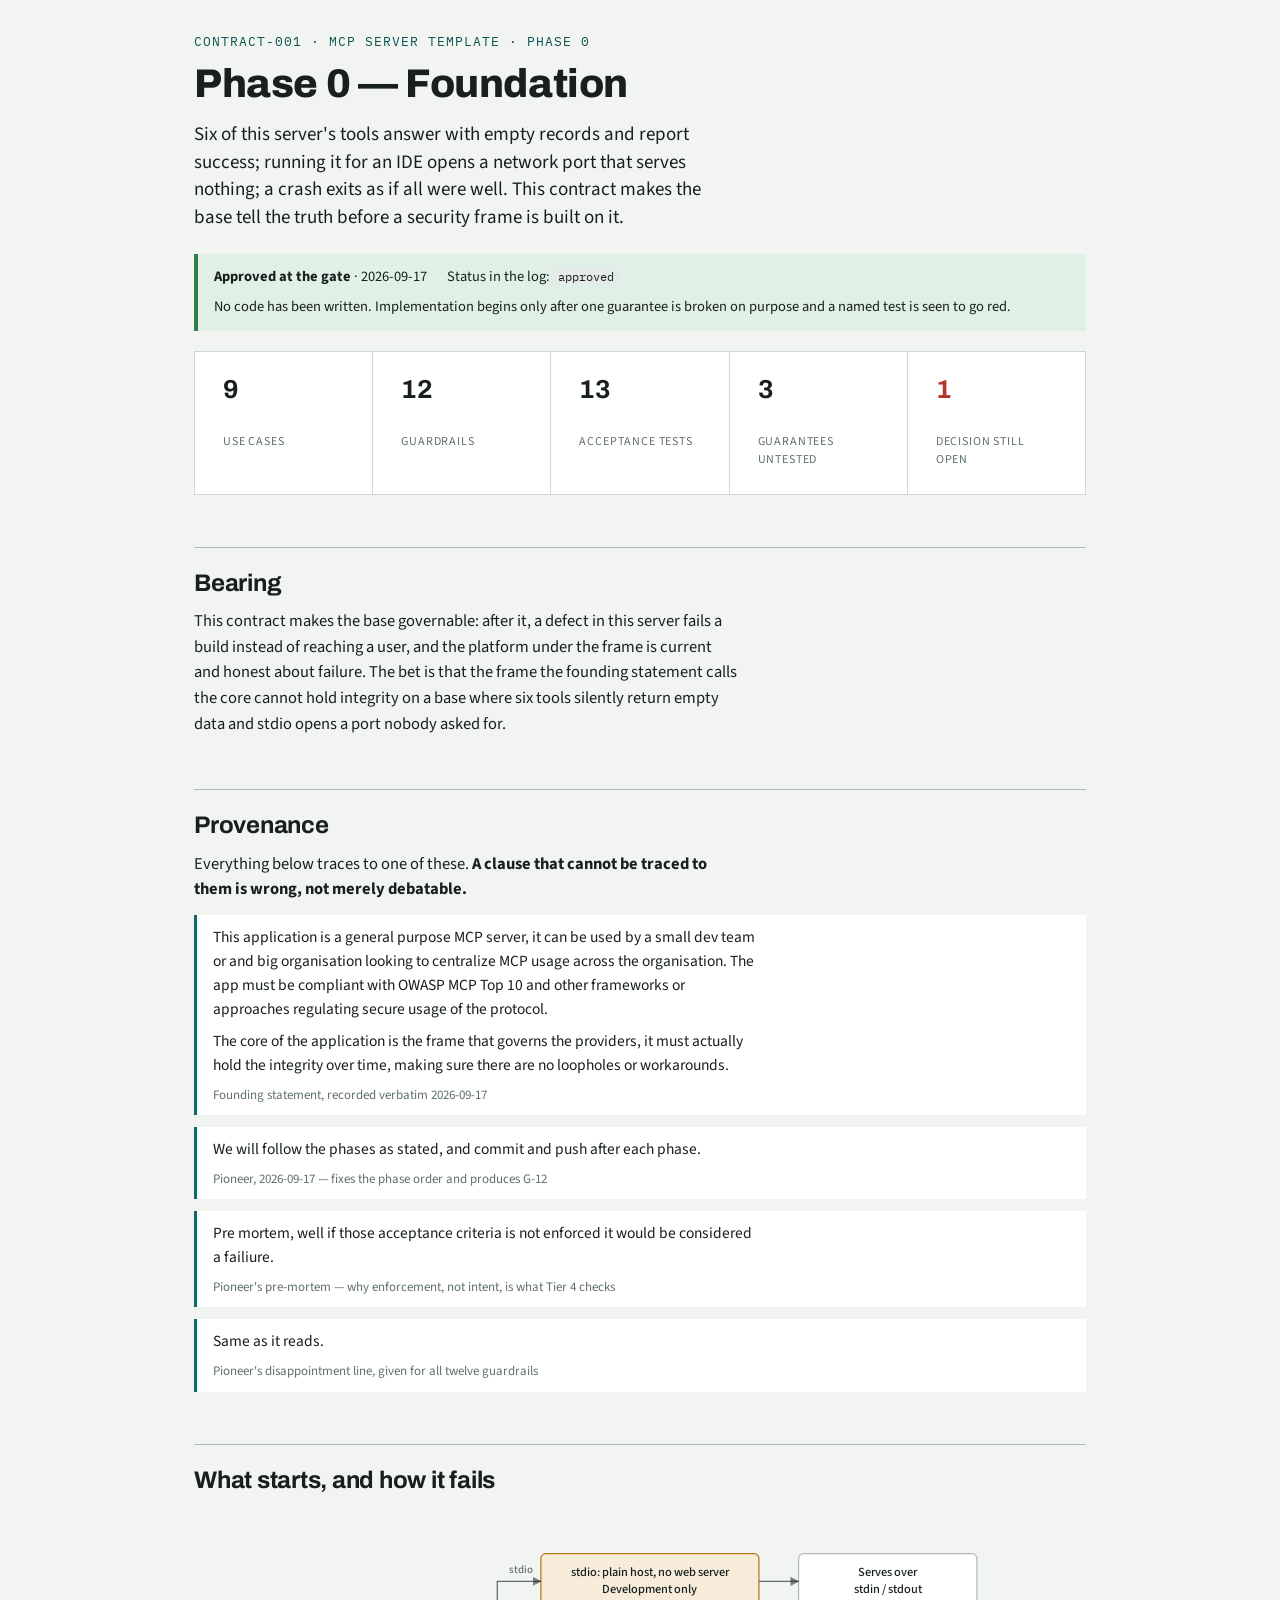
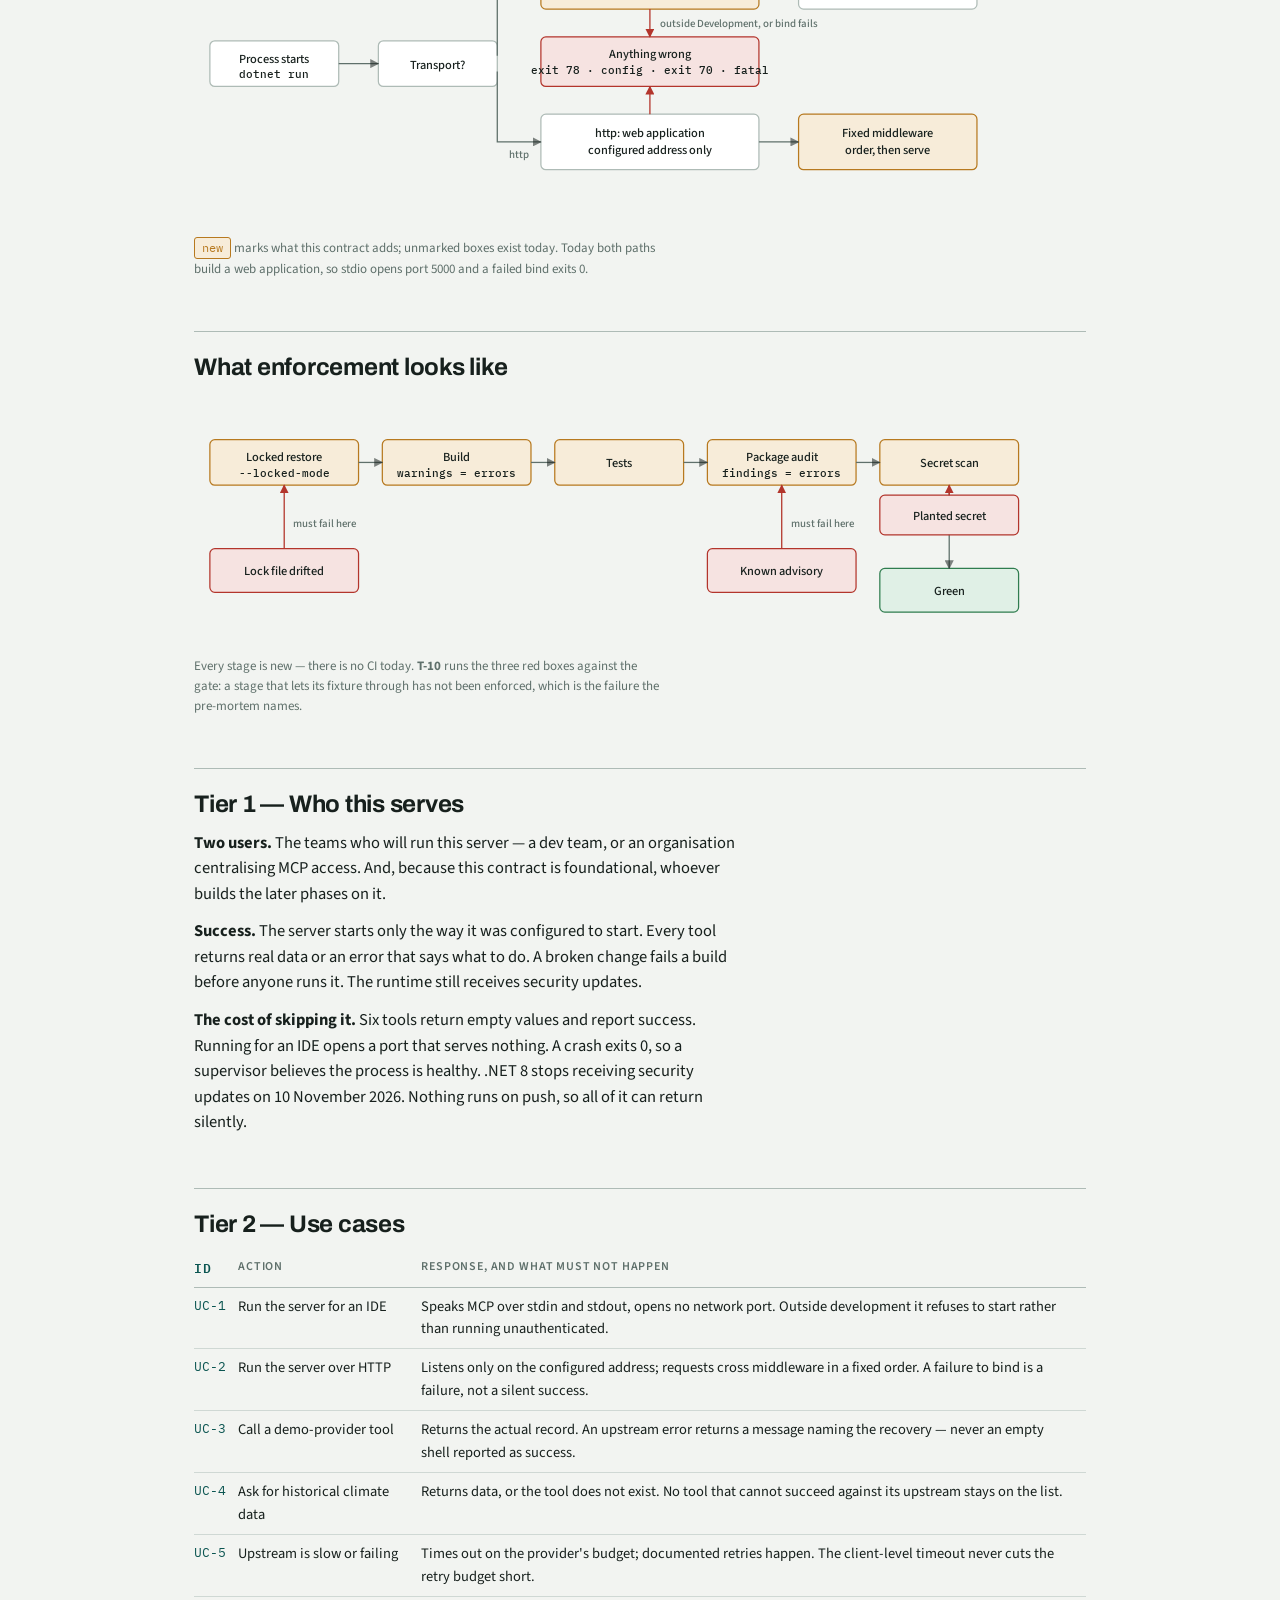
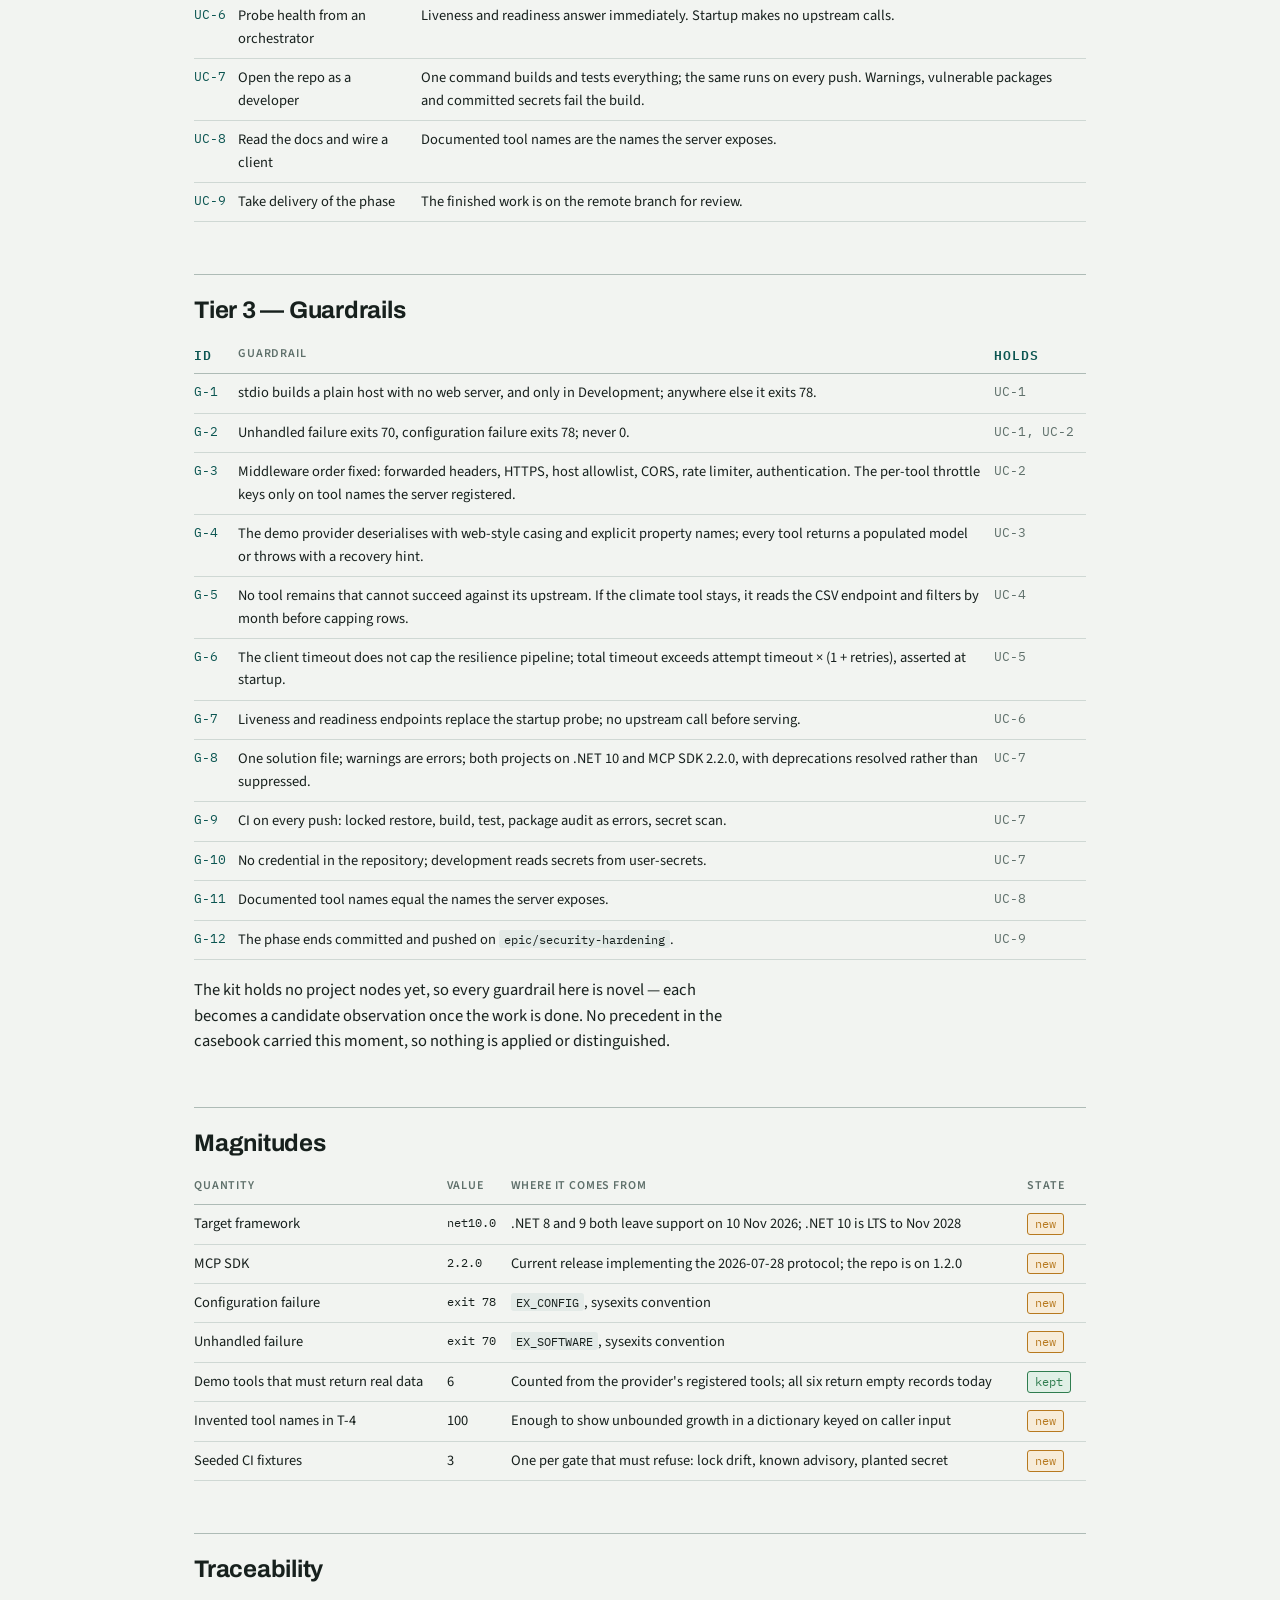
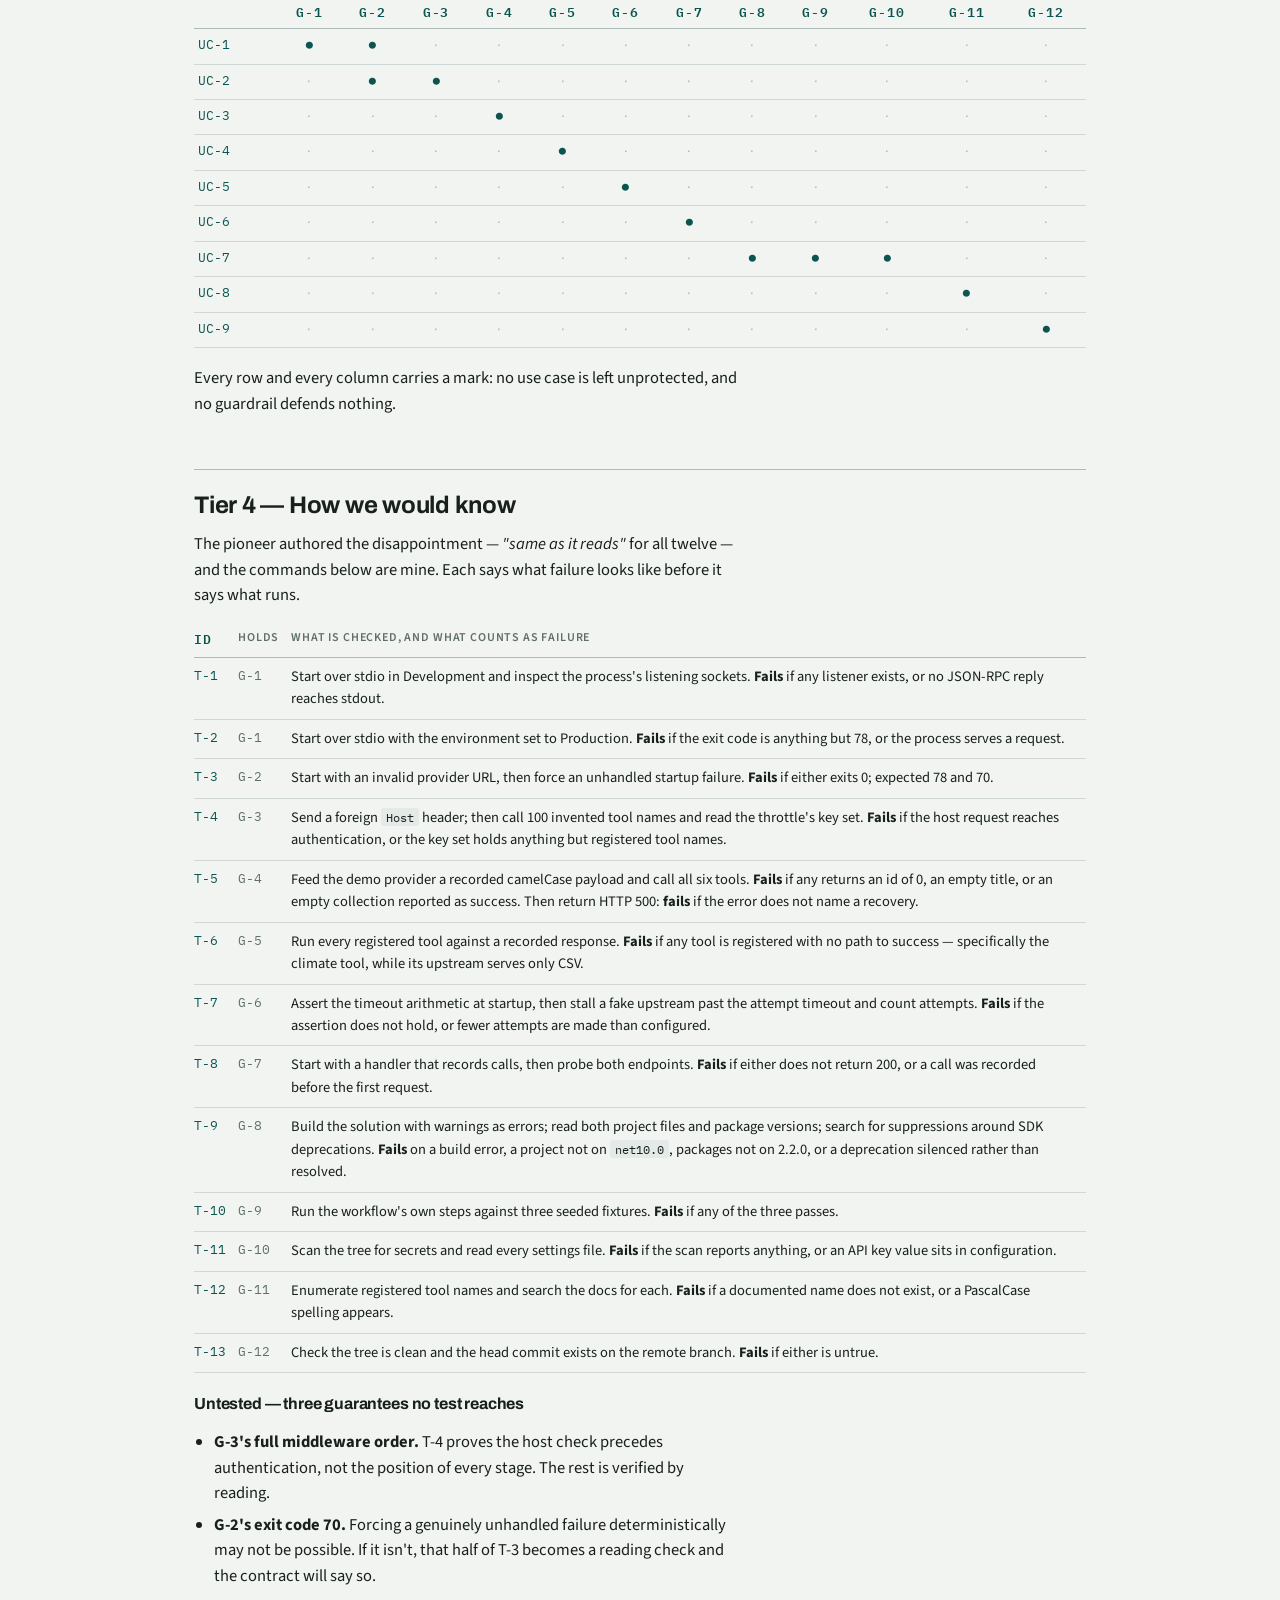
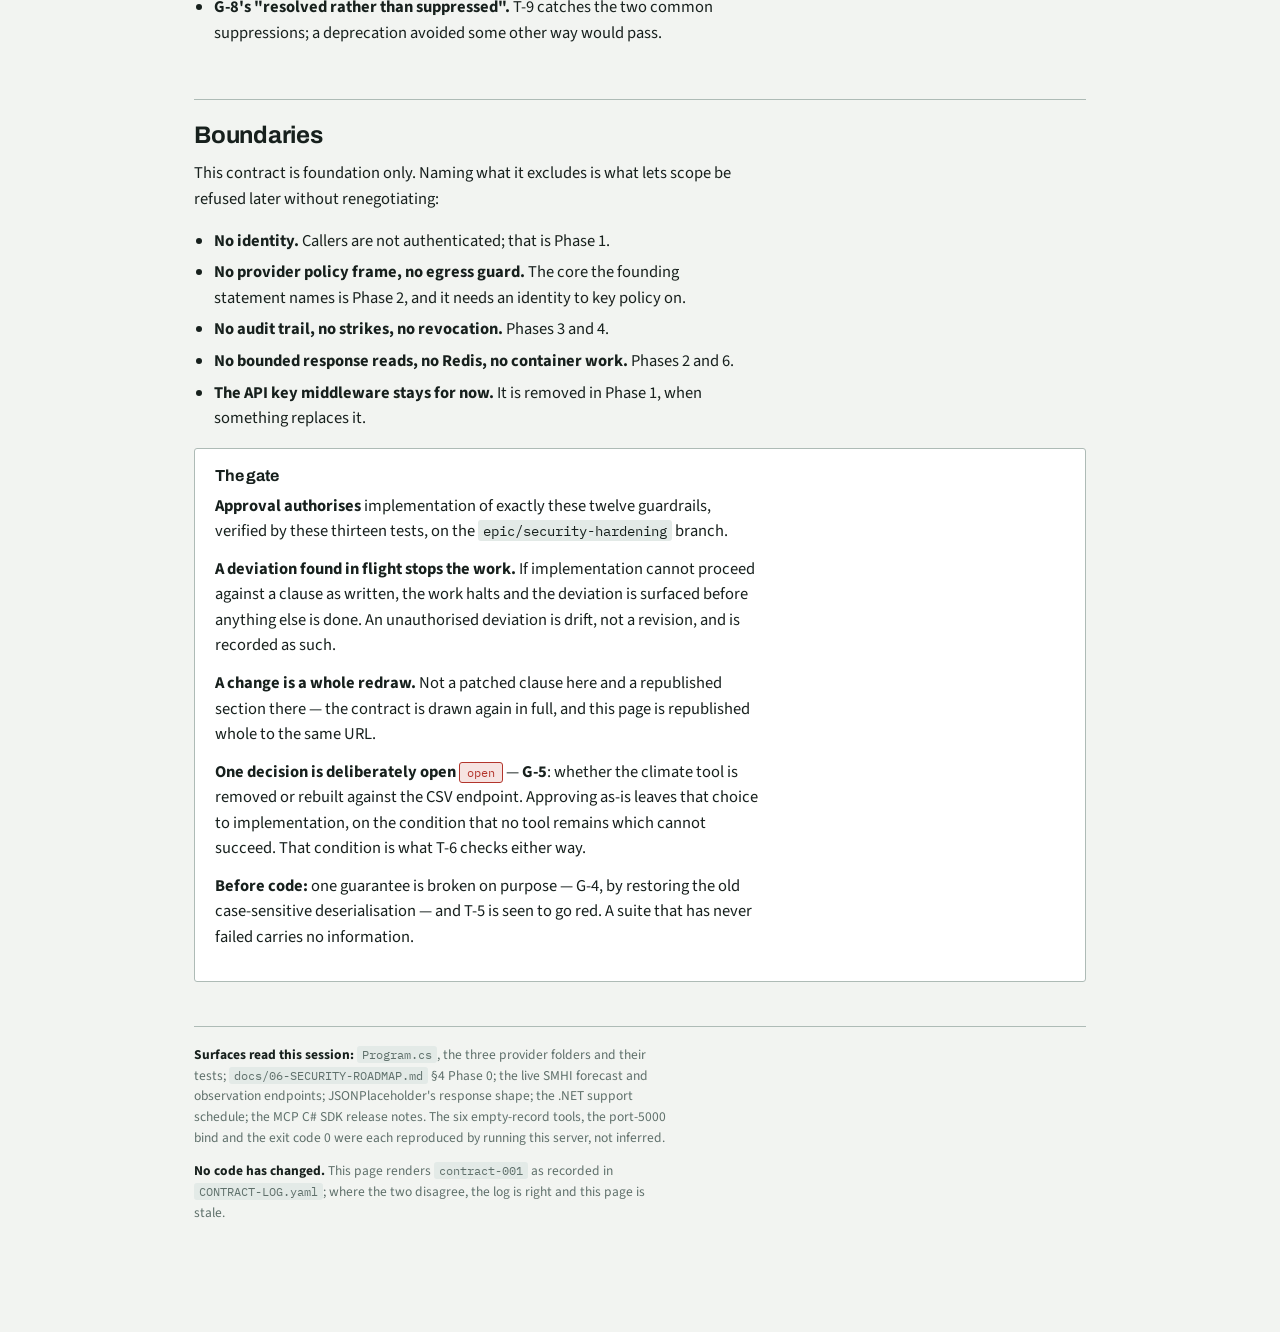
<file: docs/contracts/contract-001-foundation.html>
<!doctype html>
<html lang="en">
<head>
<meta charset="utf-8">
<meta name="viewport" content="width=device-width, initial-scale=1">
<title>Phase 0 Foundation</title>
<link rel="stylesheet" href="https://fonts.googleapis.com/css2?family=Archivo:wght@600;700;800&family=Source+Sans+3:ital,wght@0,400;0,600;1,400&family=IBM+Plex+Mono:wght@400;500;600&display=swap">
<style>
  :root {
    --paper:#F2F4F1; --surface:#FFFFFF; --ink:#17201D; --muted:#5F706B;
    --rule:#CFD8D4; --rule-strong:#AEBBB6;
    --accent:#0E6B66; --accent-ink:#0B5551; --accent-soft:#DDEDEA; --on-accent:#FFFFFF;
    --kept:#2F7D4F; --kept-soft:#E0F0E6;
    --new:#B7791F; --new-soft:#F7ECD9;
    --open:#B3352C; --open-soft:#F6E3E1;
    --code-bg:#E3EAE7;
    color-scheme: light;
  }
  @media (prefers-color-scheme: dark) {
    :root:not([data-theme="light"]) {
      --paper:#141B18; --surface:#1C2522; --ink:#E6ECE9; --muted:#9AABA5;
      --rule:#2B3733; --rule-strong:#3B4945;
      --accent:#58C4BB; --accent-ink:#7FD6CE; --accent-soft:#1E3B38; --on-accent:#0B1512;
      --kept:#6CC08B; --kept-soft:#1E3427;
      --new:#E0AE5A; --new-soft:#3A2F1C;
      --open:#E37A72; --open-soft:#3A2321;
      --code-bg:#101614;
      color-scheme: dark;
    }
  }
  :root[data-theme="dark"] {
    --paper:#141B18; --surface:#1C2522; --ink:#E6ECE9; --muted:#9AABA5;
    --rule:#2B3733; --rule-strong:#3B4945;
    --accent:#58C4BB; --accent-ink:#7FD6CE; --accent-soft:#1E3B38; --on-accent:#0B1512;
    --kept:#6CC08B; --kept-soft:#1E3427;
    --new:#E0AE5A; --new-soft:#3A2F1C;
    --open:#E37A72; --open-soft:#3A2321;
    --code-bg:#101614;
    color-scheme: dark;
  }

  * { box-sizing: border-box; }
  body {
    margin:0; background:var(--paper); color:var(--ink);
    font-family:"Source Sans 3", system-ui, "Segoe UI", sans-serif;
    font-size:16.5px; line-height:1.55; -webkit-font-smoothing:antialiased;
  }
  .wrap { max-width:940px; margin:0 auto; padding-inline:24px; padding-block:32px 96px; }
  h1,h2,h3 { font-family:"Archivo","Helvetica Neue",Arial,sans-serif; line-height:1.15; letter-spacing:-0.01em; text-wrap:balance; margin:0; }
  h1 { font-size:40px; font-weight:800; }
  h2 { font-size:24px; font-weight:700; margin-block:52px 12px; padding-top:22px; border-top:1px solid var(--rule-strong); }
  h3 { font-size:16px; font-weight:700; margin-block:22px 8px; }
  p { margin:0 0 12px; max-width:68ch; }
  a { color:var(--accent-ink); }
  code, .mono { font-family:"IBM Plex Mono","Cascadia Mono",Consolas,monospace; font-size:0.86em; }
  code { background:var(--code-bg); padding:1px 5px; border-radius:3px; }
  .num { font-variant-numeric:tabular-nums; }
  .eyebrow { font-family:"IBM Plex Mono",monospace; font-size:12.5px; letter-spacing:0.08em; text-transform:uppercase; color:var(--accent-ink); margin:0 0 10px; }
  .lede { font-size:19px; line-height:1.45; max-width:60ch; margin-top:14px; }

  .state { display:flex; flex-wrap:wrap; gap:8px 20px; align-items:baseline;
    margin-top:22px; padding:12px 16px; border-left:4px solid var(--kept); background:var(--kept-soft); }
  .state b { font-weight:700; }
  .state span { font-size:14.5px; }

  .tally { display:grid; grid-template-columns:repeat(5,minmax(0,1fr)); gap:1px; background:var(--rule);
    border:1px solid var(--rule); margin-top:20px; }
  .tally div { background:var(--surface); padding:12px 14px; }
  .tally .v { font-family:"Archivo",sans-serif; font-weight:700; font-size:26px; line-height:1; font-variant-numeric:tabular-nums; }
  .tally .k { font-size:12px; text-transform:uppercase; letter-spacing:0.07em; color:var(--muted); margin-top:7px; }
  .tally .hot .v { color:var(--open); }

  blockquote { margin:0 0 12px; padding:10px 16px; border-left:3px solid var(--accent); background:var(--surface); font-size:15.5px; }
  blockquote p { margin:0 0 8px; }
  blockquote p:last-child { margin:0; }
  blockquote cite { display:block; margin-top:8px; font-style:normal; font-size:13px; color:var(--muted); }

  .table-wrap { overflow-x:auto; margin:12px 0 18px; }
  table { border-collapse:collapse; width:100%; font-size:14.5px; }
  th, td { text-align:left; vertical-align:top; padding:8px 12px 8px 0; border-bottom:1px solid var(--rule); }
  th { font-size:12px; text-transform:uppercase; letter-spacing:0.07em; color:var(--muted); border-bottom:1px solid var(--rule-strong); font-weight:600; }
  td.id, th.id { font-family:"IBM Plex Mono",monospace; font-size:13px; white-space:nowrap; color:var(--accent-ink); }
  td.holds { font-family:"IBM Plex Mono",monospace; font-size:12.5px; color:var(--muted); white-space:nowrap; }

  .chip { display:inline-block; font-family:"IBM Plex Mono",monospace; font-size:11.5px; padding:1px 7px; border-radius:3px; border:1px solid; white-space:nowrap; }
  .chip.new { background:var(--new-soft); color:var(--new); border-color:var(--new); }
  .chip.kept { background:var(--kept-soft); color:var(--kept); border-color:var(--kept); }
  .chip.open { background:var(--open-soft); color:var(--open); border-color:var(--open); }

  figure { margin:18px 0 8px; }
  .fig-scroll { overflow-x:auto; }
  figure svg { display:block; width:100%; min-width:620px; height:auto; color:var(--ink); }
  figcaption { font-size:13px; color:var(--muted); padding-top:8px; max-width:78ch; }
  .nd rect { fill:var(--surface); stroke:var(--rule-strong); stroke-width:1.25; }
  .nd text { fill:currentColor; font:500 12.5px "Source Sans 3",system-ui,sans-serif; }
  .nd .m { font-family:"IBM Plex Mono",monospace; font-size:11.5px; }
  .nd.new rect { fill:var(--new-soft); stroke:var(--new); }
  .nd.stop rect { fill:var(--open-soft); stroke:var(--open); }
  .nd.good rect { fill:var(--kept-soft); stroke:var(--kept); }
  .edge { fill:none; stroke:var(--muted); stroke-width:1.3; }
  .edge.stop { stroke:var(--open); }
  .elabel { fill:var(--muted); font:500 11px "Source Sans 3",sans-serif; }

  .matrix td, .matrix th { text-align:center; padding:6px 4px; }
  .matrix td:first-child, .matrix th:first-child { text-align:left; padding-right:10px; }
  .matrix .hit { color:var(--accent-ink); font-weight:700; }
  .matrix .dot { color:var(--rule-strong); }

  ul { padding-left:20px; max-width:68ch; }
  li { margin-bottom:6px; }
  .gate { border:1px solid var(--rule-strong); border-radius:3px; background:var(--surface); padding:18px 20px; margin-top:16px; }
  .gate h3 { margin-top:0; }
  .foot { margin-top:44px; padding-top:18px; border-top:1px solid var(--rule-strong); font-size:13.5px; color:var(--muted); }
  .foot b { color:var(--ink); }

  @media (max-width:760px) {
    .wrap { padding-inline:16px; }
    h1 { font-size:30px; }
    .tally { grid-template-columns:repeat(2,minmax(0,1fr)); }
  }
</style>
</head>
<body>
<div class="wrap">
  <header>
    <p class="eyebrow">contract-001 · MCP Server Template · phase 0</p>
    <h1>Phase 0 — Foundation</h1>
    <p class="lede">Six of this server's tools answer with empty records and report success; running it for an IDE opens a network port that serves nothing; a crash exits as if all were well. This contract makes the base tell the truth before a security frame is built on it.</p>

    <div class="state">
      <span><b>Approved at the gate</b> · 2026-09-17</span>
      <span>Status in the log: <code>approved</code></span>
      <span>No code has been written. Implementation begins only after one guarantee is broken on purpose and a named test is seen to go red.</span>
    </div>

    <div class="tally">
      <div><div class="v num">9</div><div class="k">Use cases</div></div>
      <div><div class="v num">12</div><div class="k">Guardrails</div></div>
      <div><div class="v num">13</div><div class="k">Acceptance tests</div></div>
      <div><div class="v num">3</div><div class="k">Guarantees untested</div></div>
      <div class="hot"><div class="v num">1</div><div class="k">Decision still open</div></div>
    </div>
  </header>

  <h2>Bearing</h2>
  <p>This contract makes the base governable: after it, a defect in this server fails a build instead of reaching a user, and the platform under the frame is current and honest about failure. The bet is that the frame the founding statement calls the core cannot hold integrity on a base where six tools silently return empty data and stdio opens a port nobody asked for.</p>

  <h2>Provenance</h2>
  <p>Everything below traces to one of these. <strong>A clause that cannot be traced to them is wrong, not merely debatable.</strong></p>

  <blockquote>
    <p>This application is a general purpose MCP server, it can be used by a small dev team or and big organisation looking to centralize MCP usage across the organisation. The app must be compliant with OWASP MCP Top 10 and other frameworks or approaches regulating secure usage of the protocol.</p>
    <p>The core of the application is the frame that governs the providers, it must actually hold the integrity over time, making sure there are no loopholes or workarounds.</p>
    <cite>Founding statement, recorded verbatim 2026-09-17</cite>
  </blockquote>

  <blockquote>
    <p>We will follow the phases as stated, and commit and push after each phase.</p>
    <cite>Pioneer, 2026-09-17 — fixes the phase order and produces G-12</cite>
  </blockquote>

  <blockquote>
    <p>Pre mortem, well if those acceptance criteria is not enforced it would be considered a failiure.</p>
    <cite>Pioneer's pre-mortem — why enforcement, not intent, is what Tier 4 checks</cite>
  </blockquote>

  <blockquote>
    <p>Same as it reads.</p>
    <cite>Pioneer's disappointment line, given for all twelve guardrails</cite>
  </blockquote>

  <h2>What starts, and how it fails</h2>
  <figure>
    <div class="fig-scroll">
      <svg viewBox="0 0 900 320" role="img" aria-label="Startup paths after this contract: stdio builds a plain host with no web server and only in Development, HTTP builds a web application with a fixed middleware order, and any failure exits 70 or 78 rather than 0.">
        <g class="nd"><rect x="16" y="130" width="130" height="46" rx="5"/><text text-anchor="middle"><tspan x="81" y="152">Process starts</tspan><tspan x="81" y="167" class="m">dotnet run</tspan></text></g>
        <g class="nd"><rect x="186" y="130" width="120" height="46" rx="5"/><text text-anchor="middle"><tspan x="246" y="158">Transport?</tspan></text></g>

        <g class="nd new"><rect x="350" y="42" width="220" height="56" rx="5"/><text text-anchor="middle"><tspan x="460" y="65">stdio: plain host, no web server</tspan><tspan x="460" y="82">Development only</tspan></text></g>
        <g class="nd"><rect x="610" y="42" width="180" height="56" rx="5"/><text text-anchor="middle"><tspan x="700" y="65">Serves over</tspan><tspan x="700" y="82">stdin / stdout</tspan></text></g>

        <g class="nd"><rect x="350" y="204" width="220" height="56" rx="5"/><text text-anchor="middle"><tspan x="460" y="227">http: web application</tspan><tspan x="460" y="244">configured address only</tspan></text></g>
        <g class="nd new"><rect x="610" y="204" width="180" height="56" rx="5"/><text text-anchor="middle"><tspan x="700" y="227">Fixed middleware</tspan><tspan x="700" y="244">order, then serve</tspan></text></g>

        <g class="nd stop"><rect x="350" y="126" width="220" height="50" rx="5"/><text text-anchor="middle"><tspan x="460" y="147">Anything wrong</tspan><tspan x="460" y="163" class="m">exit 78 · config · exit 70 · fatal</tspan></text></g>

        <path class="edge" d="M146 153H186" marker-end="url(#a1)"/>
        <path class="edge" d="M306 145V70H350" marker-end="url(#a1)"/>
        <path class="edge" d="M306 161V232H350" marker-end="url(#a1)"/>
        <path class="edge" d="M570 70H610" marker-end="url(#a1)"/>
        <path class="edge" d="M570 232H610" marker-end="url(#a1)"/>
        <path class="edge stop" d="M460 98V126" marker-end="url(#a2)"/>
        <path class="edge stop" d="M460 204V176" marker-end="url(#a2)"/>
        <text class="elabel" x="318" y="62">stdio</text>
        <text class="elabel" x="318" y="248">http</text>
        <text class="elabel" x="470" y="116">outside Development, or bind fails</text>
        <defs>
          <marker id="a1" viewBox="0 0 10 10" refX="9" refY="5" markerWidth="7" markerHeight="7" orient="auto-start-reverse"><path d="M0 0L10 5L0 10z" fill="currentColor" opacity="0.55"/></marker>
          <marker id="a2" viewBox="0 0 10 10" refX="9" refY="5" markerWidth="7" markerHeight="7" orient="auto-start-reverse"><path d="M0 0L10 5L0 10z" fill="#B3352C"/></marker>
        </defs>
      </svg>
    </div>
    <figcaption><span class="chip new">new</span> marks what this contract adds; unmarked boxes exist today. Today both paths build a web application, so stdio opens port 5000 and a failed bind exits 0.</figcaption>
  </figure>

  <h2>What enforcement looks like</h2>
  <figure>
    <div class="fig-scroll">
      <svg viewBox="0 0 900 250" role="img" aria-label="The CI gate: locked restore, build with warnings as errors, tests, package audit and secret scan, each of which must refuse a seeded fixture — a drifted lock file, a package with a known advisory, and a planted secret.">
        <g class="nd new"><rect x="16" y="40" width="150" height="46" rx="5"/><text text-anchor="middle"><tspan x="91" y="62">Locked restore</tspan><tspan x="91" y="78" class="m">--locked-mode</tspan></text></g>
        <g class="nd new"><rect x="190" y="40" width="150" height="46" rx="5"/><text text-anchor="middle"><tspan x="265" y="62">Build</tspan><tspan x="265" y="78" class="m">warnings = errors</tspan></text></g>
        <g class="nd new"><rect x="364" y="40" width="130" height="46" rx="5"/><text text-anchor="middle"><tspan x="429" y="68">Tests</tspan></text></g>
        <g class="nd new"><rect x="518" y="40" width="150" height="46" rx="5"/><text text-anchor="middle"><tspan x="593" y="62">Package audit</tspan><tspan x="593" y="78" class="m">findings = errors</tspan></text></g>
        <g class="nd new"><rect x="692" y="40" width="140" height="46" rx="5"/><text text-anchor="middle"><tspan x="762" y="68">Secret scan</tspan></text></g>
        <g class="nd good"><rect x="692" y="170" width="140" height="44" rx="5"/><text text-anchor="middle"><tspan x="762" y="197">Green</tspan></text></g>

        <path class="edge" d="M166 63H190" marker-end="url(#b1)"/>
        <path class="edge" d="M340 63H364" marker-end="url(#b1)"/>
        <path class="edge" d="M494 63H518" marker-end="url(#b1)"/>
        <path class="edge" d="M668 63H692" marker-end="url(#b1)"/>
        <path class="edge" d="M762 86V170" marker-end="url(#b1)"/>

        <g class="nd stop"><rect x="16" y="150" width="150" height="44" rx="5"/><text text-anchor="middle"><tspan x="91" y="177">Lock file drifted</tspan></text></g>
        <g class="nd stop"><rect x="518" y="150" width="150" height="44" rx="5"/><text text-anchor="middle"><tspan x="593" y="177">Known advisory</tspan></text></g>
        <g class="nd stop"><rect x="692" y="96" width="140" height="40" rx="5"/><text text-anchor="middle"><tspan x="762" y="121">Planted secret</tspan></text></g>

        <path class="edge stop" d="M91 150V86" marker-end="url(#b2)"/>
        <path class="edge stop" d="M593 150V86" marker-end="url(#b2)"/>
        <path class="edge stop" d="M762 96V86" marker-end="url(#b2)"/>
        <text class="elabel" x="100" y="128">must fail here</text>
        <text class="elabel" x="602" y="128">must fail here</text>
        <defs>
          <marker id="b1" viewBox="0 0 10 10" refX="9" refY="5" markerWidth="7" markerHeight="7" orient="auto-start-reverse"><path d="M0 0L10 5L0 10z" fill="currentColor" opacity="0.55"/></marker>
          <marker id="b2" viewBox="0 0 10 10" refX="9" refY="5" markerWidth="7" markerHeight="7" orient="auto-start-reverse"><path d="M0 0L10 5L0 10z" fill="#B3352C"/></marker>
        </defs>
      </svg>
    </div>
    <figcaption>Every stage is new — there is no CI today. <strong>T-10</strong> runs the three red boxes against the gate: a stage that lets its fixture through has not been enforced, which is the failure the pre-mortem names.</figcaption>
  </figure>

  <h2>Tier 1 — Who this serves</h2>
  <p><strong>Two users.</strong> The teams who will run this server — a dev team, or an organisation centralising MCP access. And, because this contract is foundational, whoever builds the later phases on it.</p>
  <p><strong>Success.</strong> The server starts only the way it was configured to start. Every tool returns real data or an error that says what to do. A broken change fails a build before anyone runs it. The runtime still receives security updates.</p>
  <p><strong>The cost of skipping it.</strong> Six tools return empty values and report success. Running for an IDE opens a port that serves nothing. A crash exits 0, so a supervisor believes the process is healthy. .NET 8 stops receiving security updates on 10 November 2026. Nothing runs on push, so all of it can return silently.</p>

  <h2>Tier 2 — Use cases</h2>
  <div class="table-wrap">
    <table>
      <thead><tr><th class="id">Id</th><th>Action</th><th>Response, and what must not happen</th></tr></thead>
      <tbody>
        <tr><td class="id">UC-1</td><td>Run the server for an IDE</td><td>Speaks MCP over stdin and stdout, opens no network port. Outside development it refuses to start rather than running unauthenticated.</td></tr>
        <tr><td class="id">UC-2</td><td>Run the server over HTTP</td><td>Listens only on the configured address; requests cross middleware in a fixed order. A failure to bind is a failure, not a silent success.</td></tr>
        <tr><td class="id">UC-3</td><td>Call a demo-provider tool</td><td>Returns the actual record. An upstream error returns a message naming the recovery — never an empty shell reported as success.</td></tr>
        <tr><td class="id">UC-4</td><td>Ask for historical climate data</td><td>Returns data, or the tool does not exist. No tool that cannot succeed against its upstream stays on the list.</td></tr>
        <tr><td class="id">UC-5</td><td>Upstream is slow or failing</td><td>Times out on the provider's budget; documented retries happen. The client-level timeout never cuts the retry budget short.</td></tr>
        <tr><td class="id">UC-6</td><td>Probe health from an orchestrator</td><td>Liveness and readiness answer immediately. Startup makes no upstream calls.</td></tr>
        <tr><td class="id">UC-7</td><td>Open the repo as a developer</td><td>One command builds and tests everything; the same runs on every push. Warnings, vulnerable packages and committed secrets fail the build.</td></tr>
        <tr><td class="id">UC-8</td><td>Read the docs and wire a client</td><td>Documented tool names are the names the server exposes.</td></tr>
        <tr><td class="id">UC-9</td><td>Take delivery of the phase</td><td>The finished work is on the remote branch for review.</td></tr>
      </tbody>
    </table>
  </div>

  <h2>Tier 3 — Guardrails</h2>
  <div class="table-wrap">
    <table>
      <thead><tr><th class="id">Id</th><th>Guardrail</th><th class="id">Holds</th></tr></thead>
      <tbody>
        <tr><td class="id">G-1</td><td>stdio builds a plain host with no web server, and only in Development; anywhere else it exits 78.</td><td class="holds">UC-1</td></tr>
        <tr><td class="id">G-2</td><td>Unhandled failure exits 70, configuration failure exits 78; never 0.</td><td class="holds">UC-1, UC-2</td></tr>
        <tr><td class="id">G-3</td><td>Middleware order fixed: forwarded headers, HTTPS, host allowlist, CORS, rate limiter, authentication. The per-tool throttle keys only on tool names the server registered.</td><td class="holds">UC-2</td></tr>
        <tr><td class="id">G-4</td><td>The demo provider deserialises with web-style casing and explicit property names; every tool returns a populated model or throws with a recovery hint.</td><td class="holds">UC-3</td></tr>
        <tr><td class="id">G-5</td><td>No tool remains that cannot succeed against its upstream. If the climate tool stays, it reads the CSV endpoint and filters by month before capping rows.</td><td class="holds">UC-4</td></tr>
        <tr><td class="id">G-6</td><td>The client timeout does not cap the resilience pipeline; total timeout exceeds attempt timeout × (1 + retries), asserted at startup.</td><td class="holds">UC-5</td></tr>
        <tr><td class="id">G-7</td><td>Liveness and readiness endpoints replace the startup probe; no upstream call before serving.</td><td class="holds">UC-6</td></tr>
        <tr><td class="id">G-8</td><td>One solution file; warnings are errors; both projects on .NET 10 and MCP SDK 2.2.0, with deprecations resolved rather than suppressed.</td><td class="holds">UC-7</td></tr>
        <tr><td class="id">G-9</td><td>CI on every push: locked restore, build, test, package audit as errors, secret scan.</td><td class="holds">UC-7</td></tr>
        <tr><td class="id">G-10</td><td>No credential in the repository; development reads secrets from user-secrets.</td><td class="holds">UC-7</td></tr>
        <tr><td class="id">G-11</td><td>Documented tool names equal the names the server exposes.</td><td class="holds">UC-8</td></tr>
        <tr><td class="id">G-12</td><td>The phase ends committed and pushed on <code>epic/security-hardening</code>.</td><td class="holds">UC-9</td></tr>
      </tbody>
    </table>
  </div>
  <p>The kit holds no project nodes yet, so every guardrail here is novel — each becomes a candidate observation once the work is done. No precedent in the casebook carried this moment, so nothing is applied or distinguished.</p>

  <h2>Magnitudes</h2>
  <div class="table-wrap">
    <table>
      <thead><tr><th>Quantity</th><th>Value</th><th>Where it comes from</th><th>State</th></tr></thead>
      <tbody>
        <tr><td>Target framework</td><td class="mono">net10.0</td><td>.NET 8 and 9 both leave support on 10 Nov 2026; .NET 10 is LTS to Nov 2028</td><td><span class="chip new">new</span></td></tr>
        <tr><td>MCP SDK</td><td class="mono">2.2.0</td><td>Current release implementing the 2026-07-28 protocol; the repo is on 1.2.0</td><td><span class="chip new">new</span></td></tr>
        <tr><td>Configuration failure</td><td class="mono">exit 78</td><td><code>EX_CONFIG</code>, sysexits convention</td><td><span class="chip new">new</span></td></tr>
        <tr><td>Unhandled failure</td><td class="mono">exit 70</td><td><code>EX_SOFTWARE</code>, sysexits convention</td><td><span class="chip new">new</span></td></tr>
        <tr><td>Demo tools that must return real data</td><td class="num">6</td><td>Counted from the provider's registered tools; all six return empty records today</td><td><span class="chip kept">kept</span></td></tr>
        <tr><td>Invented tool names in T-4</td><td class="num">100</td><td>Enough to show unbounded growth in a dictionary keyed on caller input</td><td><span class="chip new">new</span></td></tr>
        <tr><td>Seeded CI fixtures</td><td class="num">3</td><td>One per gate that must refuse: lock drift, known advisory, planted secret</td><td><span class="chip new">new</span></td></tr>
      </tbody>
    </table>
  </div>

  <h2>Traceability</h2>
  <div class="table-wrap">
    <table class="matrix">
      <thead><tr><th>&nbsp;</th><th class="id">G-1</th><th class="id">G-2</th><th class="id">G-3</th><th class="id">G-4</th><th class="id">G-5</th><th class="id">G-6</th><th class="id">G-7</th><th class="id">G-8</th><th class="id">G-9</th><th class="id">G-10</th><th class="id">G-11</th><th class="id">G-12</th></tr></thead>
      <tbody>
        <tr><td class="id">UC-1</td><td class="hit">●</td><td class="hit">●</td><td class="dot">·</td><td class="dot">·</td><td class="dot">·</td><td class="dot">·</td><td class="dot">·</td><td class="dot">·</td><td class="dot">·</td><td class="dot">·</td><td class="dot">·</td><td class="dot">·</td></tr>
        <tr><td class="id">UC-2</td><td class="dot">·</td><td class="hit">●</td><td class="hit">●</td><td class="dot">·</td><td class="dot">·</td><td class="dot">·</td><td class="dot">·</td><td class="dot">·</td><td class="dot">·</td><td class="dot">·</td><td class="dot">·</td><td class="dot">·</td></tr>
        <tr><td class="id">UC-3</td><td class="dot">·</td><td class="dot">·</td><td class="dot">·</td><td class="hit">●</td><td class="dot">·</td><td class="dot">·</td><td class="dot">·</td><td class="dot">·</td><td class="dot">·</td><td class="dot">·</td><td class="dot">·</td><td class="dot">·</td></tr>
        <tr><td class="id">UC-4</td><td class="dot">·</td><td class="dot">·</td><td class="dot">·</td><td class="dot">·</td><td class="hit">●</td><td class="dot">·</td><td class="dot">·</td><td class="dot">·</td><td class="dot">·</td><td class="dot">·</td><td class="dot">·</td><td class="dot">·</td></tr>
        <tr><td class="id">UC-5</td><td class="dot">·</td><td class="dot">·</td><td class="dot">·</td><td class="dot">·</td><td class="dot">·</td><td class="hit">●</td><td class="dot">·</td><td class="dot">·</td><td class="dot">·</td><td class="dot">·</td><td class="dot">·</td><td class="dot">·</td></tr>
        <tr><td class="id">UC-6</td><td class="dot">·</td><td class="dot">·</td><td class="dot">·</td><td class="dot">·</td><td class="dot">·</td><td class="dot">·</td><td class="hit">●</td><td class="dot">·</td><td class="dot">·</td><td class="dot">·</td><td class="dot">·</td><td class="dot">·</td></tr>
        <tr><td class="id">UC-7</td><td class="dot">·</td><td class="dot">·</td><td class="dot">·</td><td class="dot">·</td><td class="dot">·</td><td class="dot">·</td><td class="dot">·</td><td class="hit">●</td><td class="hit">●</td><td class="hit">●</td><td class="dot">·</td><td class="dot">·</td></tr>
        <tr><td class="id">UC-8</td><td class="dot">·</td><td class="dot">·</td><td class="dot">·</td><td class="dot">·</td><td class="dot">·</td><td class="dot">·</td><td class="dot">·</td><td class="dot">·</td><td class="dot">·</td><td class="dot">·</td><td class="hit">●</td><td class="dot">·</td></tr>
        <tr><td class="id">UC-9</td><td class="dot">·</td><td class="dot">·</td><td class="dot">·</td><td class="dot">·</td><td class="dot">·</td><td class="dot">·</td><td class="dot">·</td><td class="dot">·</td><td class="dot">·</td><td class="dot">·</td><td class="dot">·</td><td class="hit">●</td></tr>
      </tbody>
    </table>
  </div>
  <p>Every row and every column carries a mark: no use case is left unprotected, and no guardrail defends nothing.</p>

  <h2>Tier 4 — How we would know</h2>
  <p>The pioneer authored the disappointment — <em>"same as it reads"</em> for all twelve — and the commands below are mine. Each says what failure looks like before it says what runs.</p>
  <div class="table-wrap">
    <table>
      <thead><tr><th class="id">Id</th><th>Holds</th><th>What is checked, and what counts as failure</th></tr></thead>
      <tbody>
        <tr><td class="id">T-1</td><td class="holds">G-1</td><td>Start over stdio in Development and inspect the process's listening sockets. <strong>Fails</strong> if any listener exists, or no JSON-RPC reply reaches stdout.</td></tr>
        <tr><td class="id">T-2</td><td class="holds">G-1</td><td>Start over stdio with the environment set to Production. <strong>Fails</strong> if the exit code is anything but 78, or the process serves a request.</td></tr>
        <tr><td class="id">T-3</td><td class="holds">G-2</td><td>Start with an invalid provider URL, then force an unhandled startup failure. <strong>Fails</strong> if either exits 0; expected 78 and 70.</td></tr>
        <tr><td class="id">T-4</td><td class="holds">G-3</td><td>Send a foreign <code>Host</code> header; then call 100 invented tool names and read the throttle's key set. <strong>Fails</strong> if the host request reaches authentication, or the key set holds anything but registered tool names.</td></tr>
        <tr><td class="id">T-5</td><td class="holds">G-4</td><td>Feed the demo provider a recorded camelCase payload and call all six tools. <strong>Fails</strong> if any returns an id of 0, an empty title, or an empty collection reported as success. Then return HTTP 500: <strong>fails</strong> if the error does not name a recovery.</td></tr>
        <tr><td class="id">T-6</td><td class="holds">G-5</td><td>Run every registered tool against a recorded response. <strong>Fails</strong> if any tool is registered with no path to success — specifically the climate tool, while its upstream serves only CSV.</td></tr>
        <tr><td class="id">T-7</td><td class="holds">G-6</td><td>Assert the timeout arithmetic at startup, then stall a fake upstream past the attempt timeout and count attempts. <strong>Fails</strong> if the assertion does not hold, or fewer attempts are made than configured.</td></tr>
        <tr><td class="id">T-8</td><td class="holds">G-7</td><td>Start with a handler that records calls, then probe both endpoints. <strong>Fails</strong> if either does not return 200, or a call was recorded before the first request.</td></tr>
        <tr><td class="id">T-9</td><td class="holds">G-8</td><td>Build the solution with warnings as errors; read both project files and package versions; search for suppressions around SDK deprecations. <strong>Fails</strong> on a build error, a project not on <code>net10.0</code>, packages not on 2.2.0, or a deprecation silenced rather than resolved.</td></tr>
        <tr><td class="id">T-10</td><td class="holds">G-9</td><td>Run the workflow's own steps against three seeded fixtures. <strong>Fails</strong> if any of the three passes.</td></tr>
        <tr><td class="id">T-11</td><td class="holds">G-10</td><td>Scan the tree for secrets and read every settings file. <strong>Fails</strong> if the scan reports anything, or an API key value sits in configuration.</td></tr>
        <tr><td class="id">T-12</td><td class="holds">G-11</td><td>Enumerate registered tool names and search the docs for each. <strong>Fails</strong> if a documented name does not exist, or a PascalCase spelling appears.</td></tr>
        <tr><td class="id">T-13</td><td class="holds">G-12</td><td>Check the tree is clean and the head commit exists on the remote branch. <strong>Fails</strong> if either is untrue.</td></tr>
      </tbody>
    </table>
  </div>

  <h3>Untested — three guarantees no test reaches</h3>
  <ul>
    <li><strong>G-3's full middleware order.</strong> T-4 proves the host check precedes authentication, not the position of every stage. The rest is verified by reading.</li>
    <li><strong>G-2's exit code 70.</strong> Forcing a genuinely unhandled failure deterministically may not be possible. If it isn't, that half of T-3 becomes a reading check and the contract will say so.</li>
    <li><strong>G-8's "resolved rather than suppressed".</strong> T-9 catches the two common suppressions; a deprecation avoided some other way would pass.</li>
  </ul>

  <h2>Boundaries</h2>
  <p>This contract is foundation only. Naming what it excludes is what lets scope be refused later without renegotiating:</p>
  <ul>
    <li><strong>No identity.</strong> Callers are not authenticated; that is Phase 1.</li>
    <li><strong>No provider policy frame, no egress guard.</strong> The core the founding statement names is Phase 2, and it needs an identity to key policy on.</li>
    <li><strong>No audit trail, no strikes, no revocation.</strong> Phases 3 and 4.</li>
    <li><strong>No bounded response reads, no Redis, no container work.</strong> Phases 2 and 6.</li>
    <li><strong>The API key middleware stays for now.</strong> It is removed in Phase 1, when something replaces it.</li>
  </ul>

  <div class="gate">
    <h3>The gate</h3>
    <p><strong>Approval authorises</strong> implementation of exactly these twelve guardrails, verified by these thirteen tests, on the <code>epic/security-hardening</code> branch.</p>
    <p><strong>A deviation found in flight stops the work.</strong> If implementation cannot proceed against a clause as written, the work halts and the deviation is surfaced before anything else is done. An unauthorised deviation is drift, not a revision, and is recorded as such.</p>
    <p><strong>A change is a whole redraw.</strong> Not a patched clause here and a republished section there — the contract is drawn again in full, and this page is republished whole to the same URL.</p>
    <p><strong>One decision is deliberately open</strong> <span class="chip open">open</span> — <strong>G-5</strong>: whether the climate tool is removed or rebuilt against the CSV endpoint. Approving as-is leaves that choice to implementation, on the condition that no tool remains which cannot succeed. That condition is what T-6 checks either way.</p>
    <p><strong>Before code:</strong> one guarantee is broken on purpose — G-4, by restoring the old case-sensitive deserialisation — and T-5 is seen to go red. A suite that has never failed carries no information.</p>
  </div>

  <div class="foot">
    <p><b>Surfaces read this session:</b> <code>Program.cs</code>, the three provider folders and their tests; <code>docs/06-SECURITY-ROADMAP.md</code> §4 Phase 0; the live SMHI forecast and observation endpoints; JSONPlaceholder's response shape; the .NET support schedule; the MCP C# SDK release notes. The six empty-record tools, the port-5000 bind and the exit code 0 were each reproduced by running this server, not inferred.</p>
    <p><b>No code has changed.</b> This page renders <code>contract-001</code> as recorded in <code>CONTRACT-LOG.yaml</code>; where the two disagree, the log is right and this page is stale.</p>
  </div>
</div>

</body>
</html>
</file>
<file: docs/artifacts/security-guide/guide.css>
/* MCP Hardening Field Guide — styles. Tokens first; components use tokens only. */
:root {
  --paper: #F2F4F1;
  --surface: #FFFFFF;
  --stage: #E9EFEC;
  --ink: #17201D;
  --muted: #5F706B;
  --rule: #CFD8D4;
  --rule-strong: #AEBBB6;
  --accent: #0E6B66;
  --accent-ink: #0B5551;
  --accent-soft: #DDEDEA;
  --on-accent: #FFFFFF;
  --deny: #B3352C;
  --deny-soft: #F6E3E1;
  --gate: #B7791F;
  --gate-soft: #F7ECD9;
  --pass: #2F7D4F;
  --pass-soft: #E0F0E6;
  --ctrl: #2F5E8C;
  --ctrl-soft: #E1EAF3;
  --untr: #6B7479;
  --untr-soft: #E7EAEB;
  --zone: #F7F9F8;
  --code-bg: #E3EAE7;
  color-scheme: light;
}
@media (prefers-color-scheme: dark) {
  :root:not([data-theme="light"]) {
    --paper: #141B18; --surface: #1C2522; --stage: #18211E; --ink: #E6ECE9; --muted: #9AABA5;
    --rule: #2B3733; --rule-strong: #3B4945; --accent: #58C4BB; --accent-ink: #7FD6CE; --accent-soft: #1E3B38;
    --on-accent: #0B1512; --deny: #E37A72; --deny-soft: #3A2321; --gate: #E0AE5A; --gate-soft: #3A2F1C;
    --pass: #6CC08B; --pass-soft: #1E3427; --ctrl: #7FAEDC; --ctrl-soft: #1F2C3A; --untr: #A3ACB0;
    --untr-soft: #262C2E; --zone: #1A2320; --code-bg: #101614; color-scheme: dark;
  }
}
:root[data-theme="dark"] {
  --paper: #141B18; --surface: #1C2522; --stage: #18211E; --ink: #E6ECE9; --muted: #9AABA5;
  --rule: #2B3733; --rule-strong: #3B4945; --accent: #58C4BB; --accent-ink: #7FD6CE; --accent-soft: #1E3B38;
  --on-accent: #0B1512; --deny: #E37A72; --deny-soft: #3A2321; --gate: #E0AE5A; --gate-soft: #3A2F1C;
  --pass: #6CC08B; --pass-soft: #1E3427; --ctrl: #7FAEDC; --ctrl-soft: #1F2C3A; --untr: #A3ACB0;
  --untr-soft: #262C2E; --zone: #1A2320; --code-bg: #101614; color-scheme: dark;
}

* { box-sizing: border-box; }
html { scroll-behavior: smooth; }
body {
  margin: 0; background: var(--paper); color: var(--ink);
  font-family: "Source Sans 3", system-ui, "Segoe UI", sans-serif;
  font-size: 16.5px; line-height: 1.55; -webkit-font-smoothing: antialiased;
}
a { color: var(--accent-ink); text-underline-offset: 2px; text-decoration-thickness: 1px; }
a:hover { color: var(--accent); }
:focus-visible { outline: 2px solid var(--accent); outline-offset: 2px; }
h1, h2, h3 { font-family: "Archivo", "Helvetica Neue", Arial, sans-serif; line-height: 1.15; letter-spacing: -0.01em; text-wrap: balance; margin: 0; }
h1 { font-size: 42px; font-weight: 800; }
h2 { font-size: 28px; font-weight: 700; }
h3 { font-size: 17px; font-weight: 700; }
p { margin: 0 0 12px; max-width: 68ch; }
code, .mono { font-family: "IBM Plex Mono", "Cascadia Mono", Consolas, monospace; font-size: 0.86em; }
code { background: var(--code-bg); padding: 1px 5px; border-radius: 3px; }
.num { font-variant-numeric: tabular-nums; }
.eyebrow { font-size: 12.5px; font-weight: 600; text-transform: uppercase; letter-spacing: 0.1em; color: var(--accent-ink); margin: 0 0 8px; }

/* Shell */
.g-defs { position: absolute; width: 0; height: 0; overflow: hidden; }
.shell {
  display: grid; grid-template-columns: 236px minmax(0, 1fr); gap: 48px;
  max-width: 1220px; margin: 0 auto; padding-inline: 28px; padding-block: 28px 96px;
}
.rail { position: sticky; top: env(safe-area-inset-top, 0px); align-self: start; max-height: 100vh; overflow-y: auto; padding-block: 16px 24px; font-size: 14px; }
.rail .brand { font-family: "Archivo", sans-serif; font-weight: 800; font-size: 16px; margin: 0 0 18px; }
.rail .part { font-size: 11.5px; font-weight: 600; text-transform: uppercase; letter-spacing: 0.1em; color: var(--muted); margin: 16px 0 4px; }
.rail ol { list-style: none; margin: 0; padding: 0; }
.rail a { display: grid; grid-template-columns: 24px 1fr; gap: 6px; padding: 4px 6px; margin-inline: -6px; border-radius: 3px; color: var(--ink); text-decoration: none; }
.rail a .n { font-family: "IBM Plex Mono", monospace; font-size: 12px; color: var(--accent); padding-top: 2px; }
.rail a:hover { background: var(--accent-soft); }
.rail a.is-here { background: var(--accent-soft); color: var(--accent-ink); font-weight: 600; }
main { min-width: 0; }

/* Cover */
.cover { padding-block: 20px 28px; }
.cover .lede { font-size: 20px; line-height: 1.45; max-width: 58ch; margin-top: 14px; }
.legend { display: flex; flex-wrap: wrap; gap: 8px 18px; margin: 18px 0 0; padding: 12px 0; border-block: 1px solid var(--rule); font-size: 14px; }
.legend span { display: inline-flex; align-items: center; gap: 7px; }
.sw { width: 18px; height: 12px; border-radius: 2px; border: 1.5px solid; display: inline-block; }
.sw.deny { background: var(--deny-soft); border-color: var(--deny); }
.sw.gate { background: var(--gate-soft); border-color: var(--gate); }
.sw.pass { background: var(--pass-soft); border-color: var(--pass); }
.sw.ctrl { background: var(--ctrl-soft); border-color: var(--ctrl); }
.sw.untr { background: var(--untr-soft); border-color: var(--untr); border-style: dashed; }
.map { display: grid; grid-template-columns: repeat(3, minmax(0, 1fr)); gap: 1px; background: var(--rule); border: 1px solid var(--rule); margin-top: 22px; }
.map section { background: var(--surface); padding: 14px 16px 16px; }
.map h3 { font-size: 15px; margin-bottom: 8px; }
.map ol { margin: 0; padding: 0; list-style: none; font-size: 14.5px; }
.map li { padding: 3px 0; }
.map li a { text-decoration: none; }
.map li .n { font-family: "IBM Plex Mono", monospace; font-size: 12px; color: var(--muted); display: inline-block; width: 26px; }

/* Chapter */
.chapter { padding-block: 48px 8px; margin-top: 12px; border-top: 1px solid var(--rule-strong); scroll-margin-top: 8px; }
.chapter .lede { font-size: 18px; line-height: 1.5; margin-top: 10px; max-width: 64ch; }
.chapter .prose { margin-top: 14px; }
.takeaway { margin: 16px 0 0; padding: 4px 0 4px 14px; border-left: 3px solid var(--accent); max-width: 66ch; }
.takeaway b { color: var(--accent-ink); }
.refs { font-size: 13.5px; color: var(--muted); margin-top: 10px; }
.nextlink { display: inline-block; margin-top: 14px; font-weight: 600; }

/* Stage: controls + figure + narration */
.stage { border: 1px solid var(--rule-strong); border-radius: 4px; background: var(--stage); margin: 20px 0 6px; overflow: hidden; }
.stage-bar { display: flex; flex-wrap: wrap; align-items: center; gap: 6px; padding: 10px 12px; border-bottom: 1px solid var(--rule); background: var(--surface); }
.stage-bar .lbl { font-size: 12px; font-weight: 600; text-transform: uppercase; letter-spacing: 0.08em; color: var(--muted); margin-right: 4px; }
.stage-bar .sp { flex: 1 1 auto; }
.chip, .btn {
  font: 600 13.5px/1.1 "Source Sans 3", system-ui, sans-serif; padding: 7px 10px; border-radius: 3px;
  border: 1px solid var(--rule-strong); background: var(--surface); color: var(--ink); cursor: pointer;
}
.chip:hover, .btn:hover { border-color: var(--accent); }
.chip[aria-pressed="true"] { background: var(--accent); border-color: var(--accent); color: var(--on-accent); }
.btn.primary { background: var(--accent); border-color: var(--accent); color: var(--on-accent); }
.btn:disabled { opacity: 0.45; cursor: default; }
.counter { font-family: "IBM Plex Mono", monospace; font-size: 12.5px; color: var(--muted); min-width: 64px; text-align: center; }
.fig { margin: 0; padding: 14px 12px 10px; }
.fig-scroll { overflow-x: auto; }
.fig svg { display: block; width: 100%; min-width: 660px; height: auto; color: var(--ink); }
.fig figcaption { font-size: 13px; color: var(--muted); padding: 8px 4px 0; max-width: 80ch; }
.narr { border-top: 1px solid var(--rule); background: var(--surface); padding: 12px 16px 14px; min-height: 5.2em; }
.narr .step { font-family: "IBM Plex Mono", monospace; font-size: 12px; color: var(--muted); margin-bottom: 4px; }
.narr p { margin: 0; }
.ev { font-family: "IBM Plex Mono", monospace; font-size: 12.5px; padding: 1px 6px; border-radius: 3px; white-space: nowrap; }
.ev.deny { background: var(--deny-soft); color: var(--deny); }
.ev.pass { background: var(--pass-soft); color: var(--pass); }
.ev.gate { background: var(--gate-soft); color: var(--gate); }

/* SVG vocabulary */
.nd rect { fill: var(--surface); stroke: var(--rule-strong); stroke-width: 1.25; }
.nd text { fill: currentColor; font: 500 12.5px "Source Sans 3", system-ui, sans-serif; }
.nd .m { font-family: "IBM Plex Mono", monospace; font-size: 11.5px; }
.nd.gate rect { fill: var(--gate-soft); stroke: var(--gate); }
.nd.deny rect { fill: var(--deny-soft); stroke: var(--deny); }
.nd.pass rect { fill: var(--pass-soft); stroke: var(--pass); }
.nd.ctrl rect { fill: var(--ctrl-soft); stroke: var(--ctrl); }
.nd.untr rect { fill: var(--untr-soft); stroke: var(--untr); stroke-dasharray: 4 3; }
.nd.lane rect { fill: var(--surface); stroke: var(--rule-strong); }
.zone rect { fill: var(--zone); stroke: var(--rule); stroke-width: 1; }
.zone text { fill: var(--muted); font: 600 11px "Source Sans 3", sans-serif; letter-spacing: 0.08em; text-transform: uppercase; }
.edge { fill: none; stroke: var(--muted); stroke-width: 1.3; }
.edge.dash { stroke-dasharray: 5 4; }
.elabel { fill: var(--muted); font: 500 11px "Source Sans 3", sans-serif; }
.elabel.m { font-family: "IBM Plex Mono", monospace; font-size: 10.5px; }
.life { stroke: var(--rule-strong); stroke-dasharray: 3 4; }
.g-mk path { fill: var(--muted); }
.g-mk-on path { fill: var(--accent); }
.g-mk-deny path { fill: var(--deny); }
.fig [data-k] { transition: opacity 0.25s ease; }
.fig.stepping [data-k].is-dim { opacity: 0.2; }
.fig [data-k].is-on rect { stroke-width: 2.4; }
.fig [data-k].is-on.edge, .fig [data-k].is-on .edge { stroke: var(--accent); stroke-width: 2.2; marker-end: url(#g-arr-on); }
.fig [data-k].is-on .elabel { fill: var(--accent-ink); font-weight: 600; }
.fig [data-k].is-on.to-deny, .fig [data-k].is-on .to-deny { stroke: var(--deny); marker-end: url(#g-arr-deny); }
.fig .nd.is-on.deny rect { fill: var(--deny); }
.fig .nd.is-on.deny text { fill: var(--surface); font-weight: 600; }
.fig .nd.is-on.pass.terminal rect { fill: var(--pass); }
.fig .nd.is-on.pass.terminal text { fill: var(--surface); font-weight: 600; }

/* Panels used by custom chapters */
.panel { background: var(--surface); border: 1px solid var(--rule); border-radius: 3px; padding: 12px 14px; }
.cols { display: grid; gap: 12px; grid-template-columns: repeat(3, minmax(0, 1fr)); }
.cols.two { grid-template-columns: repeat(2, minmax(0, 1fr)); }
.inset { padding: 14px 14px 16px; }
.kv { display: grid; grid-template-columns: 140px 1fr; gap: 4px 12px; font-size: 14.5px; margin: 0; }
.kv dt { color: var(--muted); }
.kv dd { margin: 0; }
.console { font-family: "IBM Plex Mono", monospace; font-size: 12.5px; line-height: 1.6; background: var(--code-bg); border: 1px solid var(--rule); border-radius: 3px; padding: 10px 12px; overflow-x: auto; white-space: pre; margin: 0; }
.meter { height: 12px; border-radius: 2px; background: var(--code-bg); overflow: hidden; }
.meter > i { display: block; height: 100%; width: 0; background: var(--pass); transition: width 0.3s ease; }
.meter.warn > i { background: var(--gate); }
.meter.trip > i { background: var(--deny); }
.log { list-style: none; margin: 0; padding: 0; font-size: 13.5px; max-height: 220px; overflow-y: auto; }
.log li { display: grid; grid-template-columns: 70px 1fr auto; gap: 8px; padding: 5px 0; border-bottom: 1px solid var(--rule); }
.log li .t { font-family: "IBM Plex Mono", monospace; font-size: 12px; color: var(--muted); }
.pill { display: inline-block; font: 600 12px/1 "Source Sans 3", sans-serif; padding: 4px 8px; border-radius: 999px; border: 1px solid; }
.pill.deny { color: var(--deny); background: var(--deny-soft); border-color: var(--deny); }
.pill.gate { color: var(--gate); background: var(--gate-soft); border-color: var(--gate); }
.pill.pass { color: var(--pass); background: var(--pass-soft); border-color: var(--pass); }
.pill.ctrl { color: var(--ctrl); background: var(--ctrl-soft); border-color: var(--ctrl); }
input[type="range"] { accent-color: var(--accent); width: 100%; }
.toggle { display: inline-flex; align-items: center; gap: 7px; font-size: 14px; cursor: pointer; }
.toggle input { accent-color: var(--deny); width: 16px; height: 16px; }

@media (max-width: 920px) {
  .shell { grid-template-columns: 1fr; gap: 8px; padding-inline: 16px; }
  .rail { position: static; max-height: none; border-bottom: 1px solid var(--rule); padding-bottom: 12px; }
  .rail ol { display: flex; flex-wrap: wrap; gap: 4px; }
  .rail a { grid-template-columns: auto auto; margin: 0; border: 1px solid var(--rule); }
  .rail .part { width: 100%; }
  h1 { font-size: 32px; }
  h2 { font-size: 24px; }
  .map, .cols, .cols.two { grid-template-columns: 1fr; }
  .kv { grid-template-columns: 1fr; }
}
@media (prefers-reduced-motion: reduce) {
  html { scroll-behavior: auto; }
  .fig [data-k], .meter > i { transition: none; }
}

/* ---------- Chapter-specific pieces ---------- */
.brk { fill: none; stroke: var(--rule-strong); stroke-width: 1.25; }
.axis { fill: none; stroke: var(--rule-strong); stroke-width: 1; }
.rowlbl { fill: var(--ink); font-weight: 600; font-size: 12.5px; }
.deny-lbl { fill: var(--deny); font-weight: 600; }
.bar-fill { fill: var(--accent); }
.bar-zero { stroke: var(--accent); stroke-width: 3; }
.st { font-weight: 500; }
.st-vis { fill: var(--pass); font-weight: 600; }
.st-hid { fill: var(--muted); }
.st-ref { fill: var(--deny); font-weight: 600; }

/* token anatomy */
.fig.html-fig { padding: 0; }
.tok { font-family: "IBM Plex Mono", monospace; font-size: 13px; line-height: 1.5; word-break: break-all; padding: 10px 12px; background: var(--surface); border: 1px solid var(--rule); border-radius: 3px; }
.tok .h { color: var(--ctrl); }
.tok .p { color: var(--accent-ink); }
.tok .s { color: var(--pass); }
.claims { display: grid; gap: 2px; }
.claims .grp { font-size: 11.5px; font-weight: 600; text-transform: uppercase; letter-spacing: 0.08em; color: var(--muted); margin: 8px 0 2px; }
.claims .grp:first-child { margin-top: 0; }
.claim { text-align: left; font: 12.5px/1.45 "IBM Plex Mono", monospace; color: var(--ink); background: transparent; border: 1px solid transparent; border-radius: 3px; padding: 3px 7px; cursor: pointer; overflow-wrap: anywhere; }
.claim:hover { border-color: var(--rule-strong); }
.claim[aria-pressed="true"] { background: var(--accent-soft); border-color: var(--accent); }
.claim .ck { color: var(--accent-ink); font-weight: 600; }

/* rate limits */
.rl { min-width: 700px; }
.rl-row { display: grid; grid-template-columns: 34px 190px minmax(120px, 1fr) 150px 150px; gap: 12px; align-items: center; padding: 10px 0; border-bottom: 1px solid var(--rule); font-size: 14.5px; }
.rl-row small { color: var(--muted); }
.rl-row:last-child { border-bottom: 0; }

/* strike ladder */
.meter-track { fill: var(--code-bg); }
.meter-fill { fill: var(--pass); transition: width 0.3s ease; }
.meter-fill.warm { fill: var(--gate); }
.meter-fill.hot { fill: var(--deny); }
.acts { display: flex; flex-wrap: wrap; gap: 6px; }
.acts .btn .mono { color: var(--muted); margin-left: 4px; }

/* revocation timeline */
.band-pre { fill: none; stroke: var(--muted); stroke-width: 14; stroke-dasharray: 1.5 3; }
.band-post { fill: none; stroke: var(--deny); stroke-width: 14; stroke-dasharray: 1.5 3; }
.revline { fill: none; stroke: var(--deny); stroke-width: 1.5; stroke-dasharray: 4 3; }
.stopx { fill: none; stroke: var(--ink); stroke-width: 2; }

/* dependency switchboard */
.matrix { width: 100%; border-collapse: collapse; font-size: 14.5px; }
.matrix th, .matrix td { text-align: left; vertical-align: top; padding: 8px 8px 8px 0; border-bottom: 1px solid var(--rule); }
.matrix th { font-size: 12px; font-weight: 600; text-transform: uppercase; letter-spacing: 0.07em; color: var(--muted); }
.toggle input:disabled + span { opacity: 0.5; }

/* audit chain */
.chain { display: grid; grid-template-columns: repeat(4, minmax(170px, 1fr)); gap: 10px; min-width: 740px; }
.rec { background: var(--surface); border: 1px solid var(--rule); border-radius: 3px; padding: 10px 12px; }
.rec.bad { border-color: var(--deny); box-shadow: inset 0 0 0 1px var(--deny); }
.rec-h { display: flex; justify-content: space-between; align-items: center; gap: 6px; margin-bottom: 8px; }
.kv.small { grid-template-columns: 64px 1fr; font-size: 13px; gap: 2px 8px; }
.hashes { font-family: "IBM Plex Mono", monospace; font-size: 11.5px; color: var(--muted); margin: 8px 0 4px; }
.verdict { margin: 0; font-size: 13px; font-weight: 600; color: var(--pass); }
.rec.bad .verdict { color: var(--deny); }
.rec.bad ~ .rec .verdict { color: var(--muted); }

/* phases */
.gantt { stroke-width: 1.25; }
.gantt.crit { fill: var(--gate-soft); stroke: var(--gate); }
.gantt.par { fill: var(--pass-soft); stroke: var(--pass); }
.fig [data-k].is-on .gantt { stroke-width: 2.4; }
.gantt-t { fill: var(--ink); font: 600 12px "IBM Plex Mono", monospace; }
.whisker { fill: none; stroke: var(--muted); stroke-width: 1.25; }
.ticks { margin: 0; padding-left: 18px; font-size: 14.5px; }
.ticks li { margin-bottom: 3px; }
.ticks.done { list-style: "✓  "; }

@media (max-width: 920px) {
  .inset.cols.two, .cols.two[style] { grid-template-columns: 1fr !important; }
}
</file>
